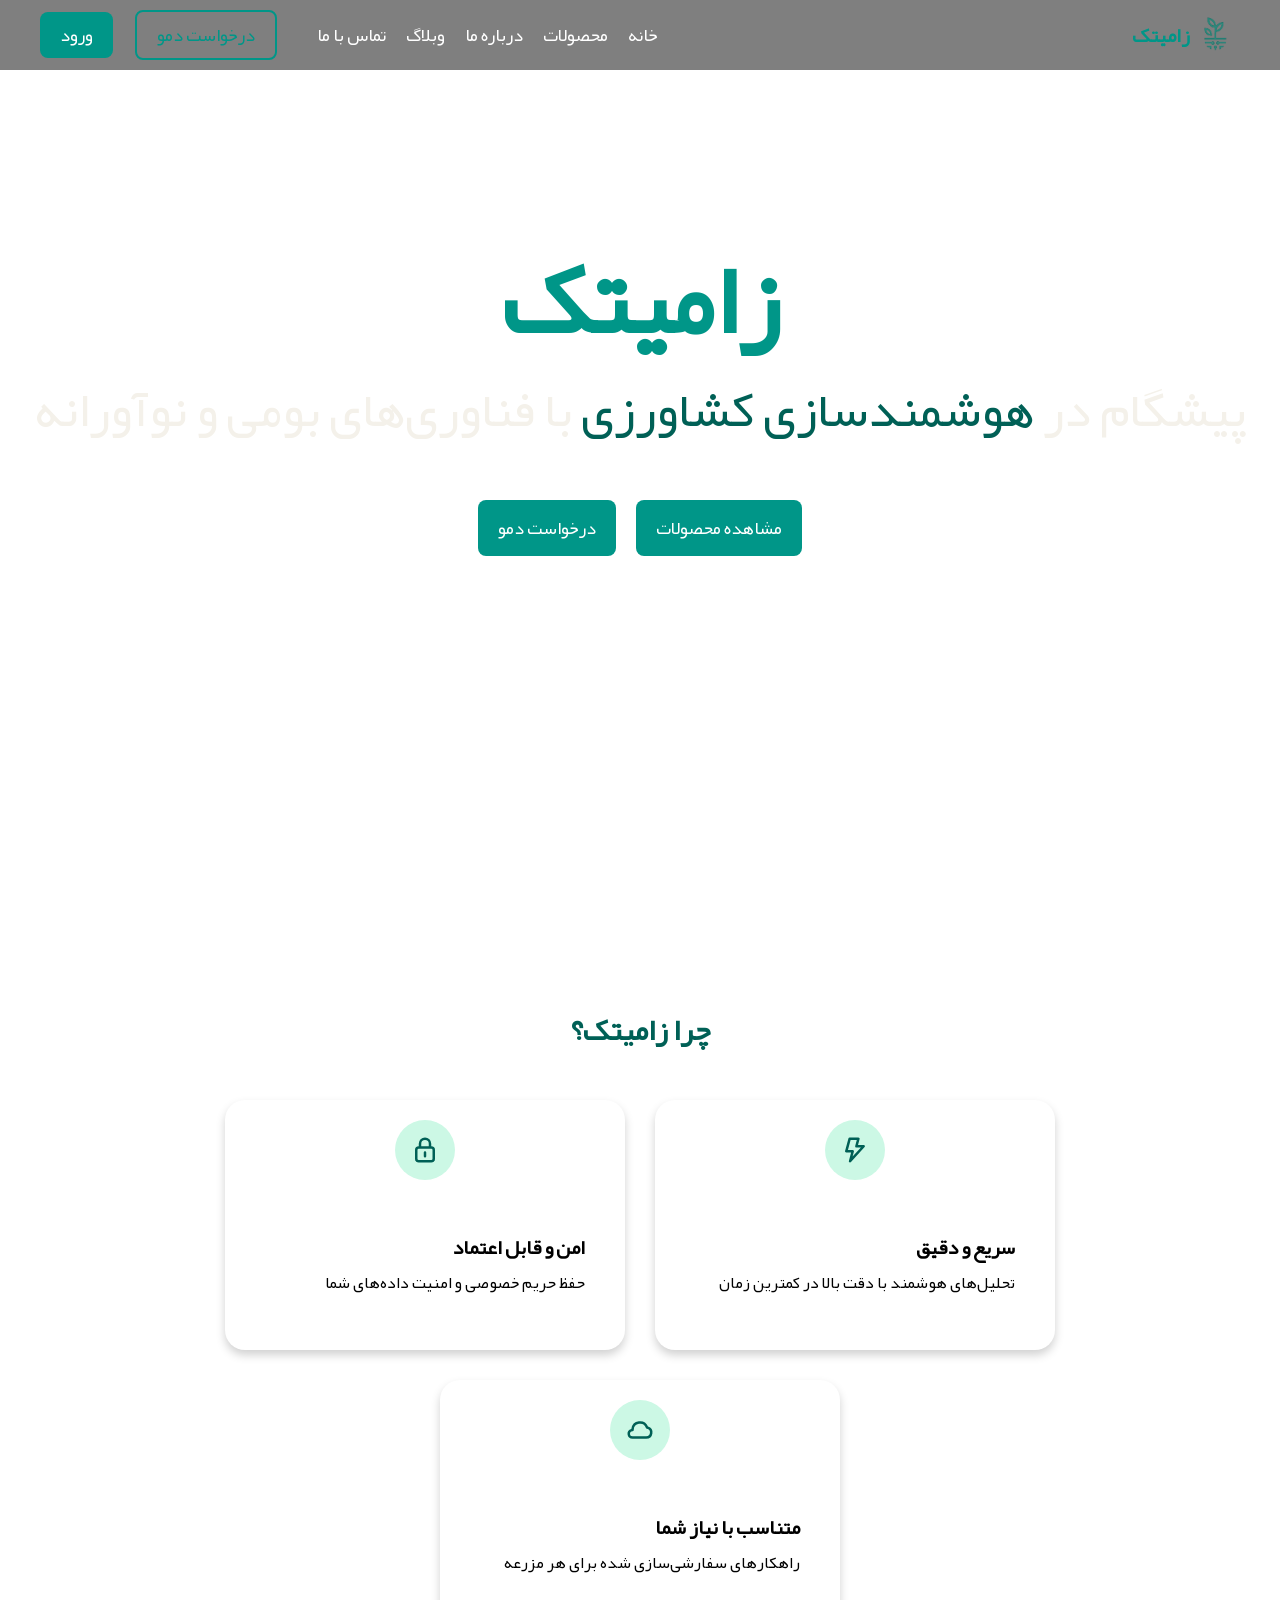
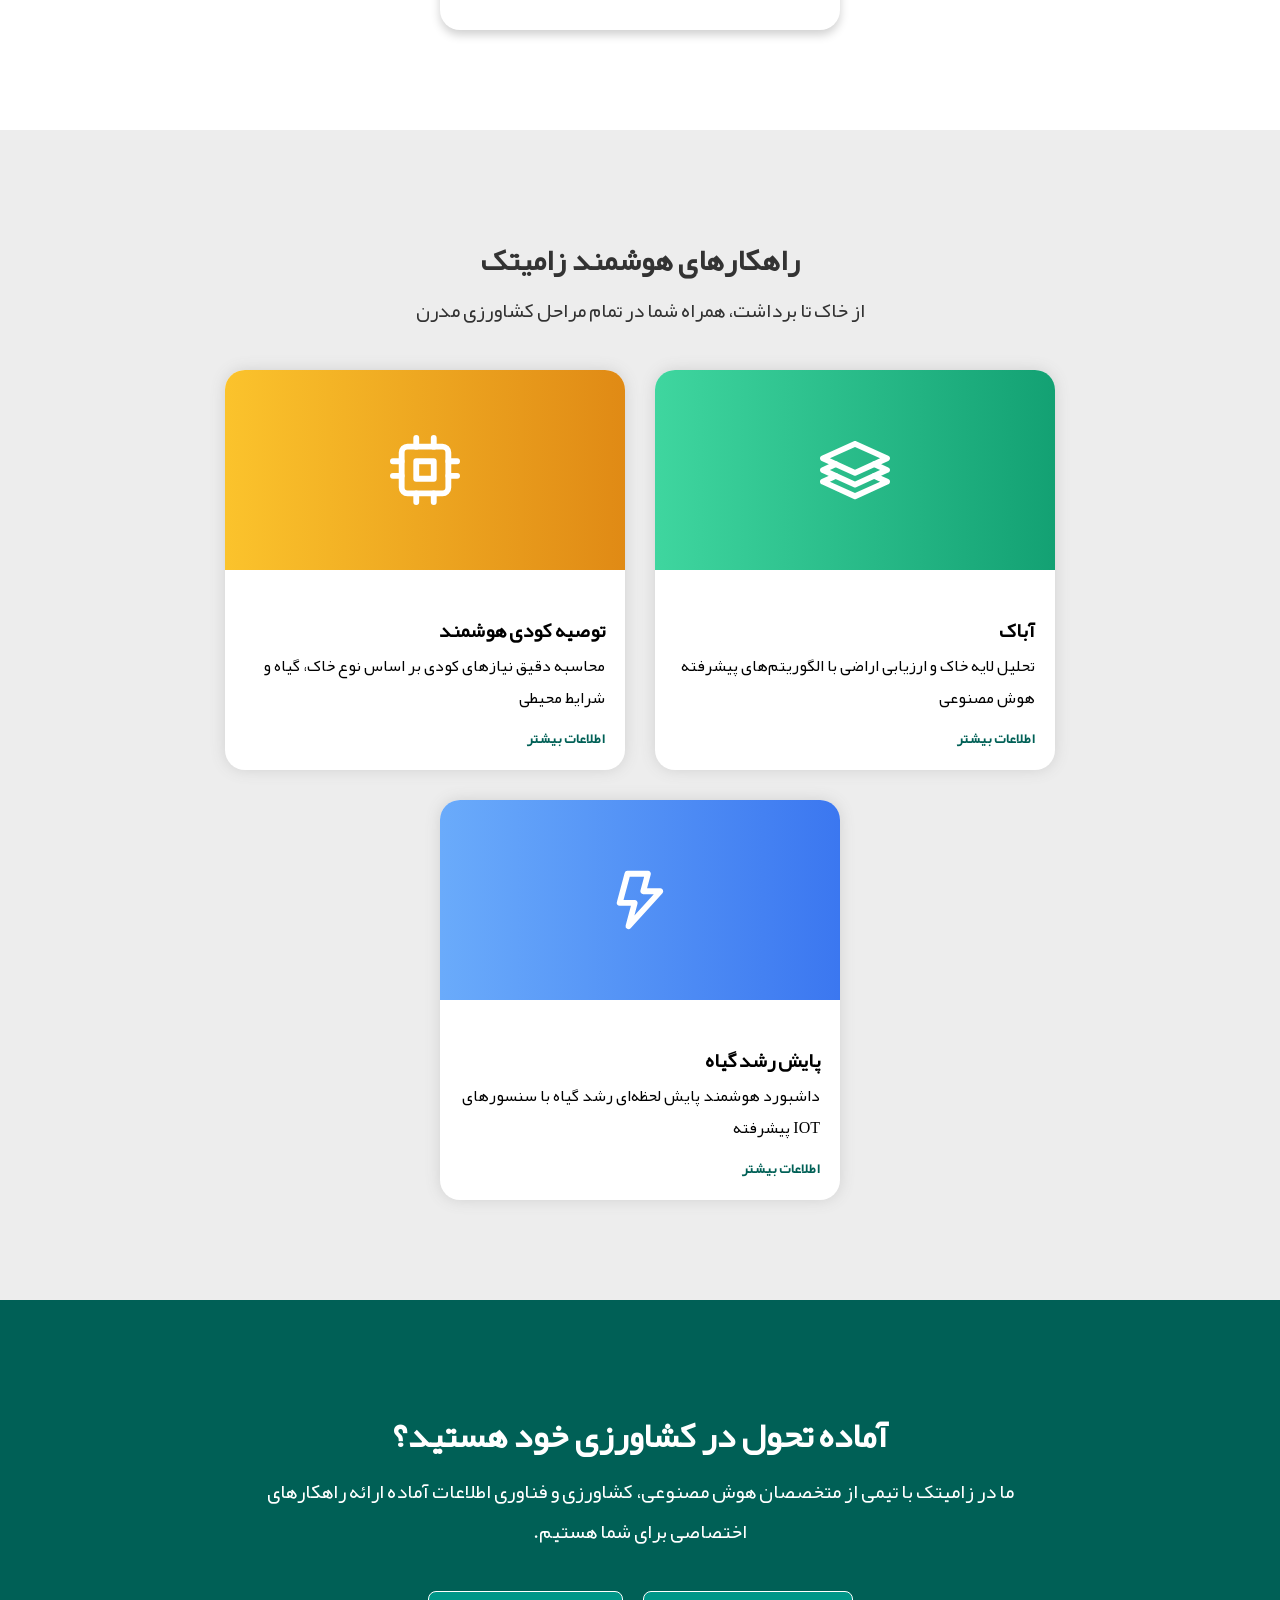
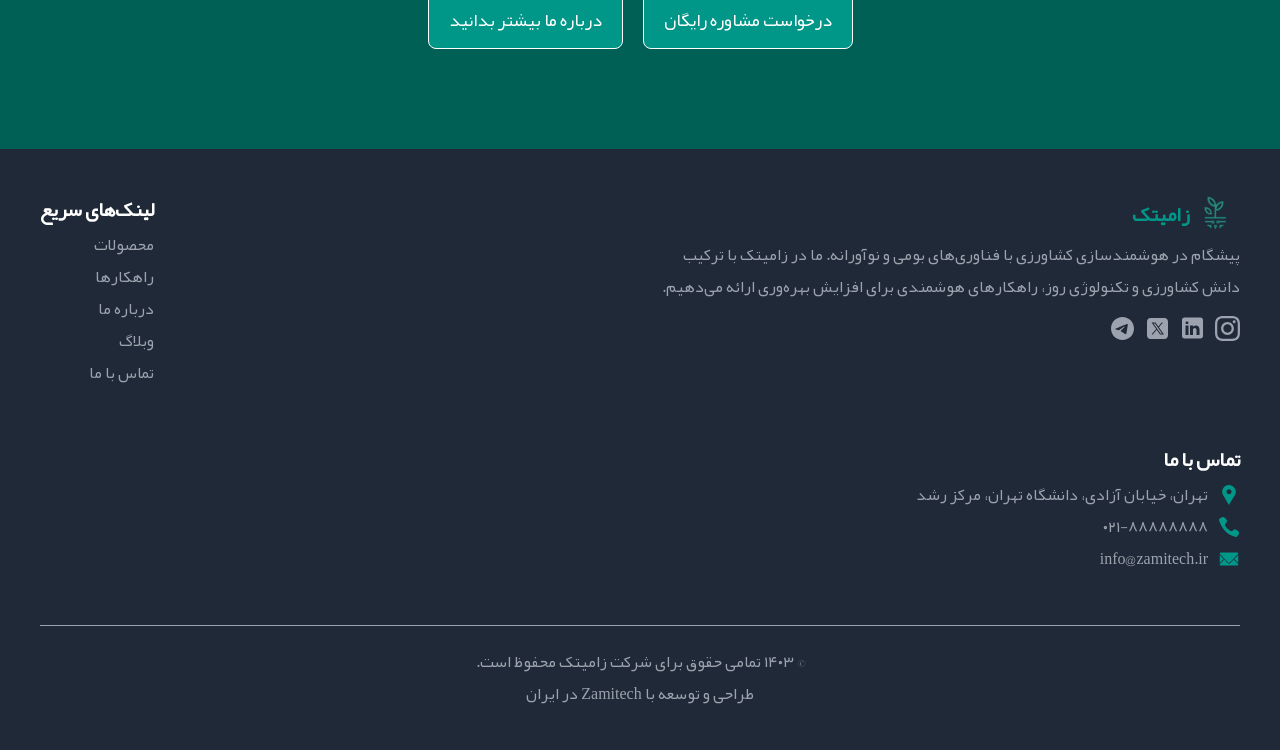
<file: index.html>
<!DOCTYPE html>
<html lang="fa" dir="rtl">
  <head>
    <meta charset="UTF-8" />
    <meta name="viewport" content="width=device-width, initial-scale=1.0" />
    <meta
      name="description"
      content="شرکت فناوران نوآوری سبز زامیتک"/>
    <meta name="author" content="Ahmadreza" />
    <link
      rel="shortcut icon"
      href="/images/image.jpg"
      type="image/x-icon"/>
    <link rel="preload" href="/videos/Farmers Edge- Technology Enabler & Managed Services Provider for Agribusinesses.mp4" as="video"/>
    <link href="https://unpkg.com/aos@2.3.1/dist/aos.css" rel="stylesheet">
    <link rel="stylesheet" href="/styles/main.css" />

    <title>زامیتک | هوشمندسازی کشاورزی</title>
  </head>
  <body>
    
    <header class="header">
        <div class="container">

            <nav class="navigation">
                <div class="nav-right">
                    <a href="/index.html" class="nav-right__wraper">
                        <img src="/images/image.png" alt="web logo" class="web-logo">
                    <div class="nav-right__title">زامیتک</div>
                    </a>
                </div>
                <div class="nav-left">
                    <div class="nav-left__menu">
                        <ul class="nav-lists">
                            <a href="/index.html"><li class="nav-item">خانه</li></a>
                            <a href="/product.html"><li class="nav-item">محصولات</li></a>
                            <a href="/about-us.html"><li class="nav-item">درباره ما</li></a>
                            <a href="#"><li class="nav-item">وبلاگ</li></a>
                            <a href="/cantact-us.html"><li class="nav-item">تماس با ما</li></a>
                        </ul>
                    </div>
                    <div class="nav-left__links">
                        <a href="/request-demo.html" class="nav-link nav-link__demo">درخواست دمو</a>
                        <a href="#" class="nav-link nav-link__login">ورود</a>
                    </div>
                           <div class="nav-menu__mobile--btn">
                                 <div></div>
                         </div>
                    <div class="nav-menu__mobile">
                        <ul class="nav-lists__mobile">
                            <a href="/index.html" class="nav-right__wraper">
                       <img src="/images/image.png" alt="web logo" class="web-logo">
                   <div class="nav-right__title">زامیتک</div>
                   </a>
                            <a href="/index.html"><li class="nav-item">خانه</li></a>
                            <a href="/product.html"><li class="nav-item">محصولات</li></a>
                            <a href="/about-us.html"><li class="nav-item">درباره ما</li></a>
                            <a href="#"><li class="nav-item">وبلاگ</li></a>
                            <a href="/cantact-us.html"><li class="nav-item">تماس با ما</li></a>
                        </ul>
                                 <div class="nav-left__links nav-links__mobile">
                                         <a href="/request-demo.html" class="nav-link nav-link__demo">درخواست دمو</a>
                                         <a href="#" class="nav-link nav-link__login">ورود</a>
                             </div>
                    </div>
                </div>
            </nav>

            <div class="herosection">
                <div class="herosection__title">
                     <h1>زامیتک</h1>
                     <p>پیشگام در <span>هوشمندسازی کشاورزی</span> با فناوری‌های بومی و نوآورانه</p>
                </div>
                <div class="herosection__links">
                    <a href="/product.html">مشاهده محصولات</a>
                    <a href="/request-demo.html">درخواست دمو</a>
                </div>
                <!-- <div class="herosection__scroolbar">
                    <div></div>
                </div> -->
            </div>
        </div>
                      <video autoplay muted loop class="loading-video">
                    <source
                    src="/videos/Farmers Edge- Technology Enabler & Managed Services Provider for Agribusinesses.mp4"
                    type="video/mp4"
                    />
    </header>

    <main class="main">
            <h2 class="main-title">چرا زامیتک؟</h2>
    
        <section class="main-fichurs">
            <div class="fichurs-card">
                <svg xmlns="http://www.w3.org/2000/svg" viewBox="0 0 24 24" id="thunder">
                <path d="M19.87,8.6A1,1,0,0,0,19,8H14.42l1.27-4.74a1,1,0,0,0-.17-.87A1,1,0,0,0,14.73,2h-7a1,1,0,0,0-1,.74l-2.68,10a1,1,0,0,0,.17.87,1,1,0,0,0,.8.39H8.89L7.08,20.74a1,1,0,0,0,1.71.93l10.9-12A1,1,0,0,0,19.87,8.6Zm-9.79,8.68,1.07-4a1,1,0,0,0-.17-.87,1,1,0,0,0-.79-.39H6.35L8.49,4h4.93L12.15,8.74a1,1,0,0,0,1,1.26h3.57Z"/>
                </svg>
                <div class="card-caption">
                    <h2>سریع و دقیق</h2>
                    <p>تحلیل‌های هوشمند با دقت بالا در کمترین زمان</p>
                </div>
            </div>
            <div class="fichurs-card">
                <svg xmlns="http://www.w3.org/2000/svg" viewBox="0 0 24 24" id="lock">
                <path d="M12,13a1,1,0,0,0-1,1v3a1,1,0,0,0,2,0V14A1,1,0,0,0,12,13Zm5-4V7A5,5,0,0,0,7,7V9a3,3,0,0,0-3,3v7a3,3,0,0,0,3,3H17a3,3,0,0,0,3-3V12A3,3,0,0,0,17,9ZM9,7a3,3,0,0,1,6,0V9H9Zm9,12a1,1,0,0,1-1,1H7a1,1,0,0,1-1-1V12a1,1,0,0,1,1-1H17a1,1,0,0,1,1,1Z"/>
                </svg>
                <div class="card-caption">
                    <h2>امن و قابل اعتماد</h2>
                    <p>حفظ حریم خصوصی و امنیت داده‌های شما</p>
                </div>

            </div>
            <div class="fichurs-card">
                <svg xmlns="http://www.w3.org/2000/svg" viewBox="0 0 24 24" id="cloud">
                <path d="M18.42,9.21a7,7,0,0,0-13.36,1.9A4,4,0,0,0,6,19H17a5,5,0,0,0,1.42-9.79ZM17,17H6a2,2,0,0,1,0-4,1,1,0,0,0,1-1,5,5,0,0,1,9.73-1.61,1,1,0,0,0,.78.66A3,3,0,0,1,17,17Z"/>
                </svg>
                <div class="card-caption">
                    <h2>متناسب با نیاز شما</h2>
                    <p>راهکارهای سفارشی‌سازی شده برای هر مزرعه</p>
                </div>

            </div>
        </section>

        <section class="main-services">
            <div class="container">
            <h2 class="main-services__title">راهکارهای هوشمند زامیتک</h2>
            <p class="main-services__caption">از خاک تا برداشت، همراه شما در تمام مراحل کشاورزی مدرن</p>

            <div class="main-services__cards">
                <div class="main-services__card">
                    <div id="card-img__layyer" class="card-img ">
                        <svg xmlns="http://www.w3.org/2000/svg" viewBox="0 0 24 24" id="layers">
      <path d="M12 14c-.1 0-.3 0-.4-.1l-11-5C.2 8.7 0 8.4 0 8s.2-.7.6-.9l11-5c.3-.1.6-.1.8 0l11 5c.4.2.6.5.6.9s-.2.7-.6.9l-11 5c-.1.1-.3.1-.4.1zM3.4 8l8.6 3.9L20.6 8 12 4.1 3.4 8z"/>
      <path d="M12 22c-.1 0-.3 0-.4-.1l-11-5c-.4-.2-.6-.5-.6-.9s.2-.7.6-.9l4.4-2c.5-.2 1.1 0 1.3.5.2.5 0 1.1-.5 1.3L3.4 16l8.6 3.9 8.6-3.9-2.4-1.1c-.5-.2-.7-.8-.5-1.3.2-.5.8-.7 1.3-.5l4.4 2c.4.2.6.5.6.9s-.2.7-.6.9l-11 5c-.1.1-.3.1-.4.1z"/>
      <path d="M12 18c-.1 0-.3 0-.4-.1l-11-5c-.4-.2-.6-.5-.6-.9s.2-.7.6-.9l4.4-2c.5-.2 1.1 0 1.3.5.2.5 0 1.1-.5 1.3L3.4 12l8.6 3.9 8.6-3.9-2.4-1.1c-.5-.2-.7-.8-.5-1.3.2-.5.8-.7 1.3-.5l4.4 2c.4.2.6.5.6.9s-.2.7-.6.9l-11 5c-.1.1-.3.1-.4.1z"/>
                        </svg>

                    </div>

                    <div class="card-caption">
                    <h3>آباک</h3>
                    <p>تحلیل لایه خاک و ارزیابی اراضی با الگوریتم‌های پیشرفته هوش مصنوعی</p>
                    <a href="">اطلاعات بیشتر</a>
                    </div>
                   
                </div>
                <div class="main-services__card">
                    <div id="card-img__cpu" class="card-img  ">
                        <svg xmlns="http://www.w3.org/2000/svg" viewBox="0 0 24 24" id="cpu">
      <g id="Page-1" fill="none" fill-rule="evenodd" stroke="none" stroke-linecap="round" stroke-linejoin="round" stroke-width="1">
        <g id="Artboard" stroke="#fff" stroke-width="2" transform="translate(-1195 -1567)">
          <g id="cpu" transform="translate(1196 1568)">
            <rect id="Rectangle-path" width="16" height="16" x="3" y="3" rx="2"/>
            <path id="Rectangle-path" d="M8 8h6v6H8z"/>
            <path id="Shape" d="M8 0v3M14 0v3M8 19v3M14 19v3M19 8h3M19 13h3M0 8h3M0 13h3"/>
          </g>
        </g>
      </g>
                        </svg>
                    </div>
                    <div class="card-caption">
                    <h3>توصیه کودی هوشمند</h3>
                    <p>محاسبه دقیق نیازهای کودی بر اساس نوع خاک، گیاه و شرایط محیطی</p>
                    <a href="">اطلاعات بیشتر</a>
                    </div>
                   
                </div>
                <div class="main-services__card">
                    <div id="card-img__thundar" class="card-img ">
                        <svg xmlns="http://www.w3.org/2000/svg" viewBox="0 0 24 24" id="thunder">
      <path d="M19.87,8.6A1,1,0,0,0,19,8H14.42l1.27-4.74a1,1,0,0,0-.17-.87A1,1,0,0,0,14.73,2h-7a1,1,0,0,0-1,.74l-2.68,10a1,1,0,0,0,.17.87,1,1,0,0,0,.8.39H8.89L7.08,20.74a1,1,0,0,0,1.71.93l10.9-12A1,1,0,0,0,19.87,8.6Zm-9.79,8.68,1.07-4a1,1,0,0,0-.17-.87,1,1,0,0,0-.79-.39H6.35L8.49,4h4.93L12.15,8.74a1,1,0,0,0,1,1.26h3.57Z"/>
                        </svg>
                    </div>
                    <div class="card-caption">
                    <h3>پایش رشد گیاه
                    </h3>
                    <p>داشبورد هوشمند پایش لحظه‌ای رشد گیاه با سنسورهای IOT پیشرفته</p>
                    <a href="">اطلاعات بیشتر</a>
                    </div>
                </div>
            </div>
            </div>
        </section>

        <section class="main-connection">
            <div class="container">
            <h2>آماده تحول در کشاورزی خود هستید؟</h2>
            <p>ما در زامیتک با تیمی از متخصصان هوش مصنوعی، کشاورزی و فناوری اطلاعات آماده ارائه راهکارهای<br> اختصاصی برای شما هستیم.</p>
                <div class="herosection__links">
                    <a href="/cantact-us.html"> درخواست مشاوره رایگان</a>
                    <a href="/about-us.html">درباره ما بیشتر بدانید </a>
                </div>
                </div>
        </section>
    </main>

    <footer class="footer">
        <div class="container">
            <div class="footer-wraper">

                <div class="footer-about">
                <div class="footer-about__logo">
                    <img src="/images/image.png" alt="">
                    <h3 class="">زامیتک</h3>
                </div>
                <div class="footer-about__caption">
                    <p>پیشگام در هوشمندسازی کشاورزی با فناوری‌های بومی و نوآورانه. ما در زامیتک با ترکیب <br>دانش کشاورزی و تکنولوژی روز، راهکارهای هوشمندی برای افزایش بهره‌وری ارائه می‌دهیم.</p>
                    <div class="footer-about__social">
                       <a href="https://www.instagram.com/zamitech_co/?__pwa=1" target="_blank"> <svg xmlns="http://www.w3.org/2000/svg" viewBox="0 0 2476 2476" id="instagram">
  <path d="M825.4 1238c0-227.9 184.7-412.7 412.6-412.7 227.9 0 412.7 184.8 412.7 412.7 0 227.9-184.8 412.7-412.7 412.7-227.9 0-412.6-184.8-412.6-412.7m-223.1 0c0 351.1 284.6 635.7 635.7 635.7s635.7-284.6 635.7-635.7-284.6-635.7-635.7-635.7S602.3 886.9 602.3 1238m1148-660.9c0 82 66.5 148.6 148.6 148.6 82 0 148.6-66.6 148.6-148.6s-66.5-148.5-148.6-148.5-148.6 66.5-148.6 148.5M737.8 2245.7c-120.7-5.5-186.3-25.6-229.9-42.6-57.8-22.5-99-49.3-142.4-92.6-43.3-43.3-70.2-84.5-92.6-142.3-17-43.6-37.1-109.2-42.6-229.9-6-130.5-7.2-169.7-7.2-500.3s1.3-369.7 7.2-500.3c5.5-120.7 25.7-186.2 42.6-229.9 22.5-57.8 49.3-99 92.6-142.4 43.3-43.3 84.5-70.2 142.4-92.6 43.6-17 109.2-37.1 229.9-42.6 130.5-6 169.7-7.2 500.2-7.2 330.6 0 369.7 1.3 500.3 7.2 120.7 5.5 186.2 25.7 229.9 42.6 57.8 22.4 99 49.3 142.4 92.6 43.3 43.3 70.1 84.6 92.6 142.4 17 43.6 37.1 109.2 42.6 229.9 6 130.6 7.2 169.7 7.2 500.3 0 330.5-1.2 369.7-7.2 500.3-5.5 120.7-25.7 186.3-42.6 229.9-22.5 57.8-49.3 99-92.6 142.3-43.3 43.3-84.6 70.1-142.4 92.6-43.6 17-109.2 37.1-229.9 42.6-130.5 6-169.7 7.2-500.3 7.2-330.5 0-369.7-1.2-500.2-7.2M727.6 7.5c-131.8 6-221.8 26.9-300.5 57.5-81.4 31.6-150.4 74-219.3 142.8C139 276.6 96.6 345.6 65 427.1 34.4 505.8 13.5 595.8 7.5 727.6 1.4 859.6 0 901.8 0 1238s1.4 378.4 7.5 510.4c6 131.8 26.9 221.8 57.5 300.5 31.6 81.4 73.9 150.5 142.8 219.3 68.8 68.8 137.8 111.1 219.3 142.8 78.8 30.6 168.7 51.5 300.5 57.5 132.1 6 174.2 7.5 510.4 7.5 336.3 0 378.4-1.4 510.4-7.5 131.8-6 221.8-26.9 300.5-57.5 81.4-31.7 150.4-74 219.3-142.8 68.8-68.8 111.1-137.9 142.8-219.3 30.6-78.7 51.6-168.7 57.5-300.5 6-132.1 7.4-174.2 7.4-510.4s-1.4-378.4-7.4-510.4c-6-131.8-26.9-221.8-57.5-300.5-31.7-81.4-74-150.4-142.8-219.3C2199.4 139 2130.3 96.6 2049 65c-78.8-30.6-168.8-51.6-300.5-57.5-132-6-174.2-7.5-510.4-7.5-336.3 0-378.4 1.4-510.5 7.5"/>
                        </svg></a>

                       <a href=""> <svg xmlns="http://www.w3.org/2000/svg" x="0px" y="0px" width="50" height="50" viewBox="0 0 50 50">
                            <path d="M41,4H9C6.24,4,4,6.24,4,9v32c0,2.76,2.24,5,5,5h32c2.76,0,5-2.24,5-5V9C46,6.24,43.76,4,41,4z M17,20v19h-6V20H17z M11,14.47c0-1.4,1.2-2.47,3-2.47s2.93,1.07,3,2.47c0,1.4-1.12,2.53-3,2.53C12.2,17,11,15.87,11,14.47z M39,39h-6c0,0,0-9.26,0-10 c0-2-1-4-3.5-4.04h-0.08C27,24.96,26,27.02,26,29c0,0.91,0,10,0,10h-6V20h6v2.56c0,0,1.93-2.56,5.81-2.56 c3.97,0,7.19,2.73,7.19,8.26V39z"></path>
                        </svg></a>

                      <a href="">  <svg xmlns="http://www.w3.org/2000/svg" viewBox="0 0 50 50"><path d="M 11 4 C 7.134 4 4 7.134 4 11 L 4 39 C 4 42.866 7.134 46 11 46 L 39 46 C 42.866 46 46 42.866 46 39 L 46 11 C 46 7.134 42.866 4 39 4 L 11 4 z M 13.085938 13 L 21.023438 13 L 26.660156 21.009766 L 33.5 13 L 36 13 L 27.789062 22.613281 L 37.914062 37 L 29.978516 37 L 23.4375 27.707031 L 15.5 37 L 13 37 L 22.308594 26.103516 L 13.085938 13 z M 16.914062 15 L 31.021484 35 L 34.085938 35 L 19.978516 15 L 16.914062 15 z"/></svg></a>

                      <a href="">  <svg xmlns="http://www.w3.org/2000/svg" viewBox="0 0 50 50"><path d="M25,2c12.703,0,23,10.297,23,23S37.703,48,25,48S2,37.703,2,25S12.297,2,25,2z M32.934,34.375 c0.423-1.298,2.405-14.234,2.65-16.783c0.074-0.772-0.17-1.285-0.648-1.514c-0.578-0.278-1.434-0.139-2.427,0.219 c-1.362,0.491-18.774,7.884-19.78,8.312c-0.954,0.405-1.856,0.847-1.856,1.487c0,0.45,0.267,0.703,1.003,0.966 c0.766,0.273,2.695,0.858,3.834,1.172c1.097,0.303,2.346,0.04,3.046-0.395c0.742-0.461,9.305-6.191,9.92-6.693 c0.614-0.502,1.104,0.141,0.602,0.644c-0.502,0.502-6.38,6.207-7.155,6.997c-0.941,0.959-0.273,1.953,0.358,2.351 c0.721,0.454,5.906,3.932,6.687,4.49c0.781,0.558,1.573,0.811,2.298,0.811C32.191,36.439,32.573,35.484,32.934,34.375z"/></svg></a>
                    </div>
                </div>
                </div>

            <div class="footer-links">
                <h3 class="footer-titles">لینک‌های سریع</h3>
                <ul class="footer-links__items">
                    <a href="/product.html"><li class="footer-links__iteme">محصولات</li></a>
                    <a href="/product.html"><li class="footer-links__iteme">راهکارها</li></a>
                    <a href="/about-us.html"><li class="footer-links__iteme">درباره ما</li></a>
                    <a href="#"><li class="footer-links__iteme">وبلاگ</li></a>
                    <a href="/cantact-us.html"><li class="footer-links__iteme">تماس با ما</li></a>
                </ul>
            </div>

            <div class="footer-connect">
                <h3 class="footer-titles">تماس با ما</h3>
                <ul class="footer-connect__items">
                    <a href="#">
                        <svg xmlns="http://www.w3.org/2000/svg" xml:space="preserve" id="location" version="1.1" viewBox="0 0 100 100">
                        <defs>
                            <path id="SVGID_1_" d="M0 0h100v100H0z"/>
                        </defs>
                        <path d="M79.535 27.4c-.32-1.201-.971-2.48-1.452-3.6C72.324 9.96 59.741 5 49.581 5 35.98 5 21 14.12 19 32.919v3.841c0 .16.055 1.6.134 2.32 1.121 8.959 8.19 18.48 13.47 27.439 5.68 9.599 11.574 19.041 17.415 28.479 3.6-6.159 7.188-12.399 10.707-18.399.959-1.761 2.071-3.521 3.031-5.201.64-1.119 1.862-2.238 2.421-3.279C71.857 57.722 81 47.24 81 36.92v-4.24c0-1.119-1.387-5.039-1.465-5.28M49.83 46.68c-3.998 0-8.374-1.999-10.534-7.52-.322-.879-.296-2.64-.296-2.801v-2.48c0-7.038 5.976-10.239 11.175-10.239 6.4 0 11.351 5.121 11.351 11.521S56.23 46.68 49.83 46.68"/>
                        </svg>
                        <li class="footer-connect__item">تهران، خیابان آزادی، دانشگاه تهران، مرکز رشد</li>
                    </a>
                    <a href="tel:+218888888">
                        <svg xmlns="http://www.w3.org/2000/svg" viewBox="0 0 32 32" id="phone">
                            <path d="M13.216 8.064c-.382-4.394-4.966-6.55-5.16-6.638a.974.974 0 0 0-.582-.078c-5.292.878-6.088 3.958-6.12 4.086a.99.99 0 0 0 .02.54c6.312 19.584 19.43 23.214 23.742 24.408.332.092.606.166.814.234a.99.99 0 0 0 .722-.042c.132-.06 3.248-1.528 4.01-6.316a.997.997 0 0 0-.096-.612c-.068-.132-1.698-3.234-6.218-4.33a.977.977 0 0 0-.884.21c-1.426 1.218-3.396 2.516-4.246 2.65-5.698-2.786-8.88-8.132-9-9.146-.07-.57 1.236-2.572 2.738-4.2a.998.998 0 0 0 .26-.766z"/>
                            </svg>
                        <li class="footer-connect__item">
                        ۰۲۱-۸۸۸۸۸۸۸۸</li>
                    </a>
                    <a href="mailto:info@zamitech.ir">
                        <svg xmlns="http://www.w3.org/2000/svg" fill-rule="evenodd" stroke-linejoin="round" stroke-miterlimit="2" clip-rule="evenodd" viewBox="0 0 64 64" id="letter">
                        <g transform="translate(-320 -448)">
                            <path d="M376 499C377.657 499 379 497.657 379 496L379 495.987C378.996 495.211 378.692 494.449 378.121 493.879L365.657 481.414 355.536 491.536C353.583 493.488 350.417 493.488 348.464 491.536L338.343 481.414 325.879 493.879C325.308 494.449 325.004 495.21 325 495.986L325 496C325 496.796 325.316 497.559 325.879 498.121 326.441 498.684 327.204 499 328 499 331.49 499 376 499 376 499zM379 468.071L367.071 480 379 491.929 379 468.071zM325 491.929L336.929 480 325 468.071 325 491.929z"/>
                            <path d="M379,464.009L379,464C379,462.343 377.657,461 376,461L328,461C326.343,461 325,462.343 325,464L325,464.009C325.002,464.786 325.307,465.55 325.879,466.121C325.879,466.121 349.879,490.121 349.879,490.121C351.05,491.293 352.95,491.293 354.121,490.121C354.121,490.121 378.121,466.121 378.121,466.121C378.693,465.55 378.998,464.786 379,464.009Z"/>
                        </g>
                        </svg>
                        <li class="footer-connect__item">
                        info@zamitech.ir</li>
                    </a>
                </ul>
            </div>

            <div class="footer-line"></div>
            </div>
            <div class="copy-right">
                <p>© ۱۴۰۳ تمامی حقوق برای شرکت زامیتک محفوظ است.</p>
                <p>طراحی و توسعه با Zamitech در ایران</p>
            </div>
        </div>
    </footer>

    <script src="/scripts/app.js"></script>
  </body>
</html>
</file>
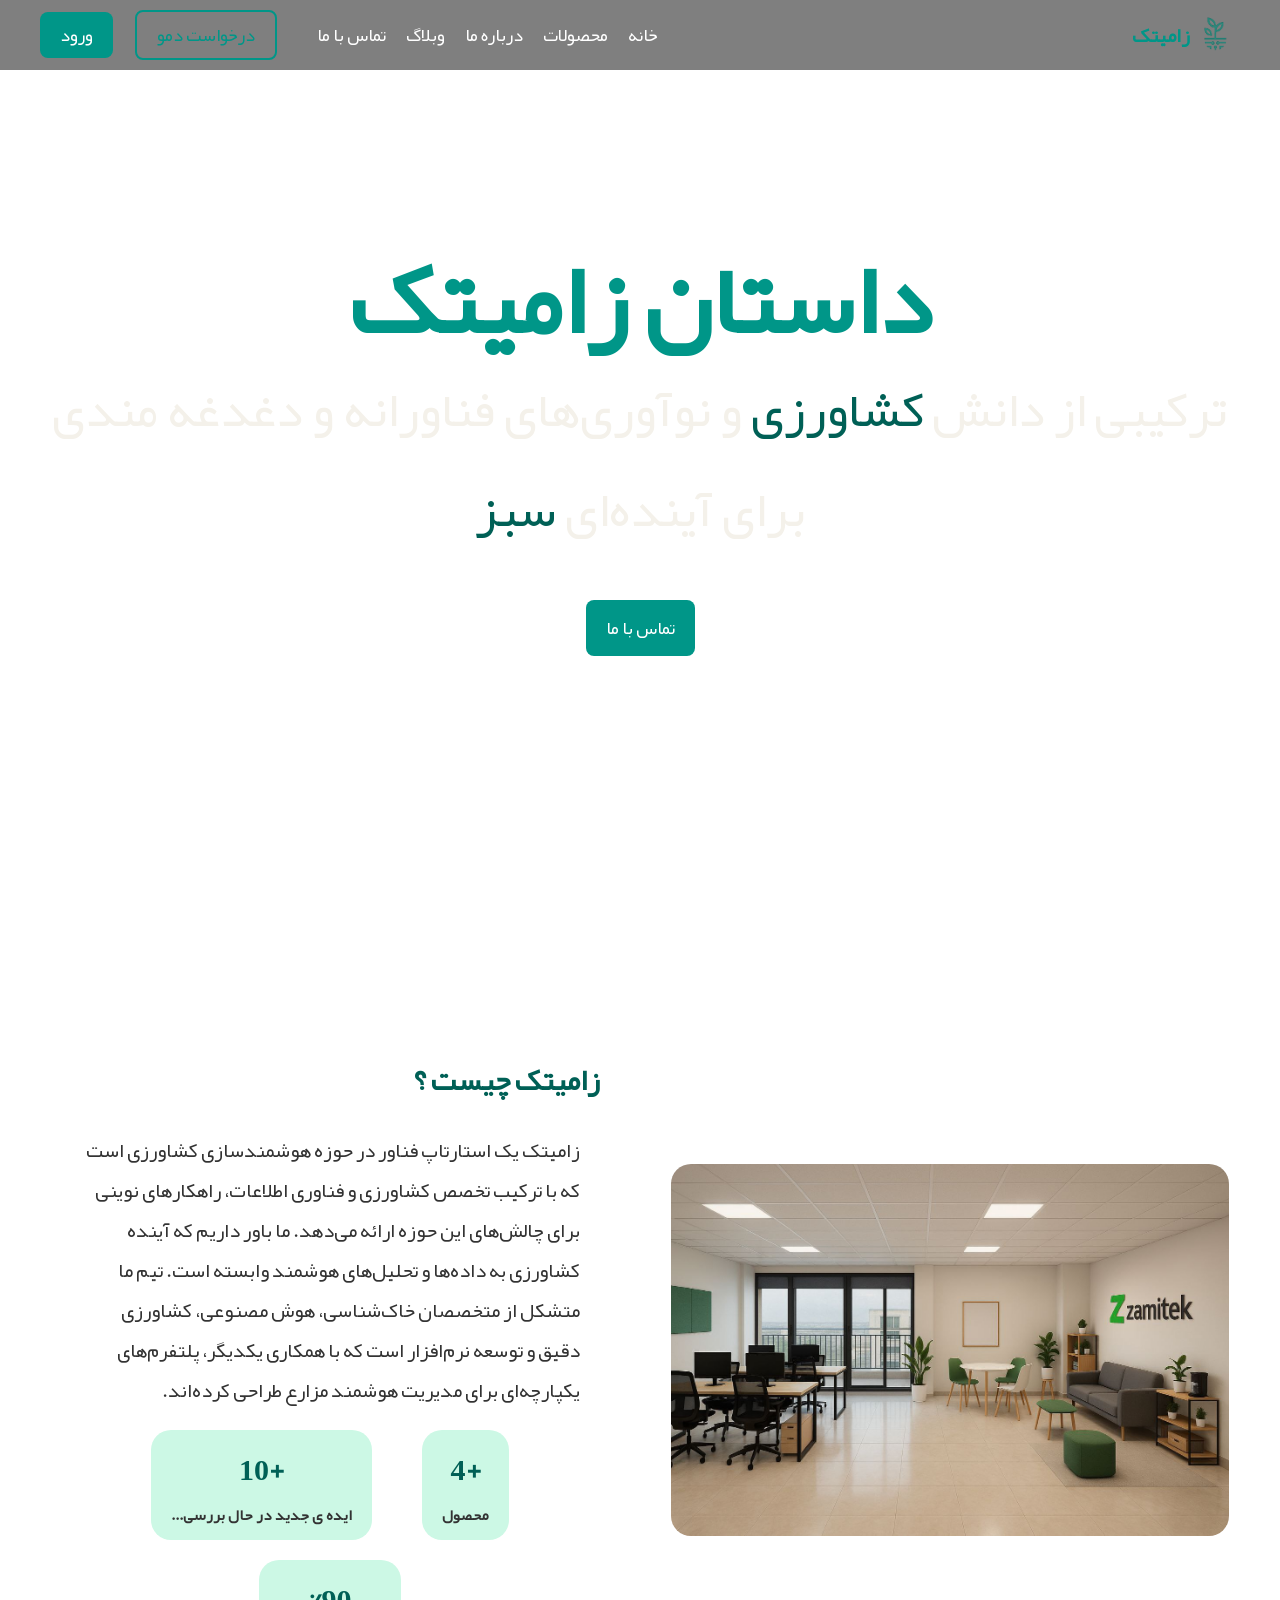
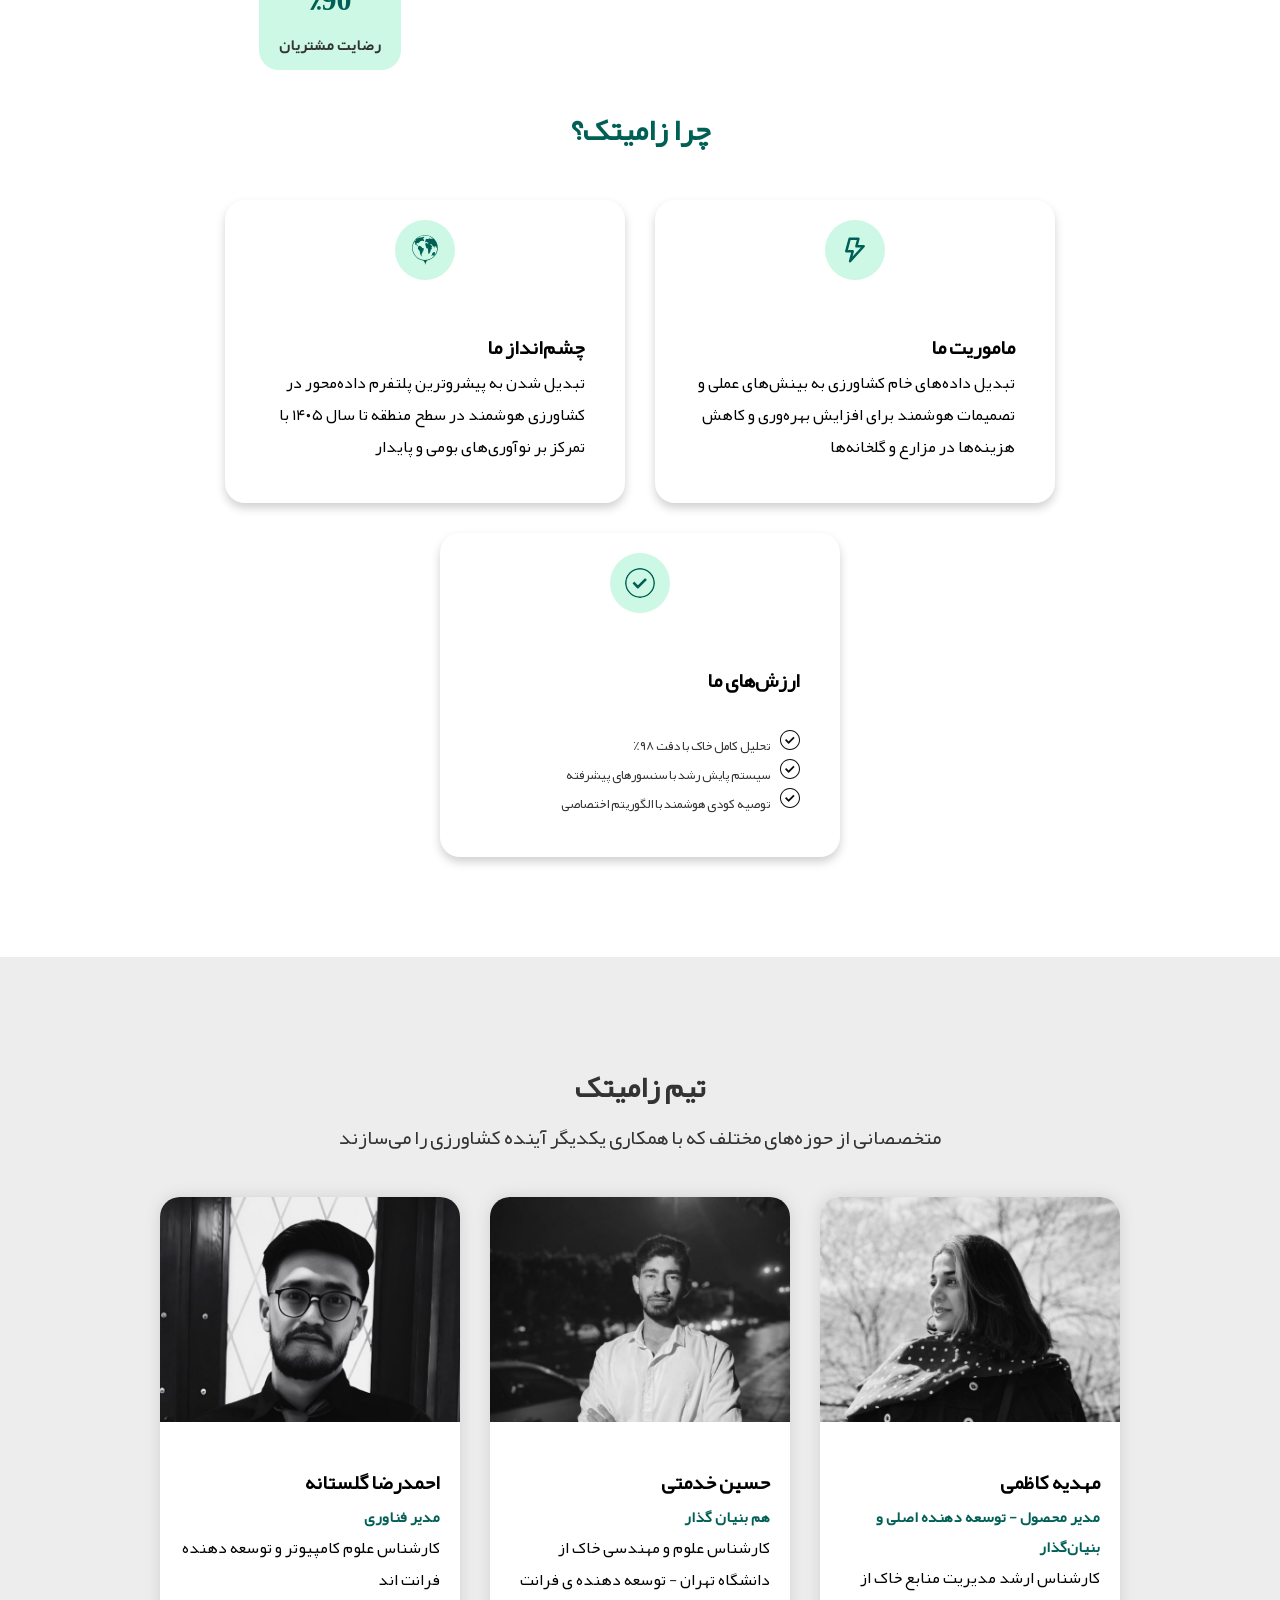
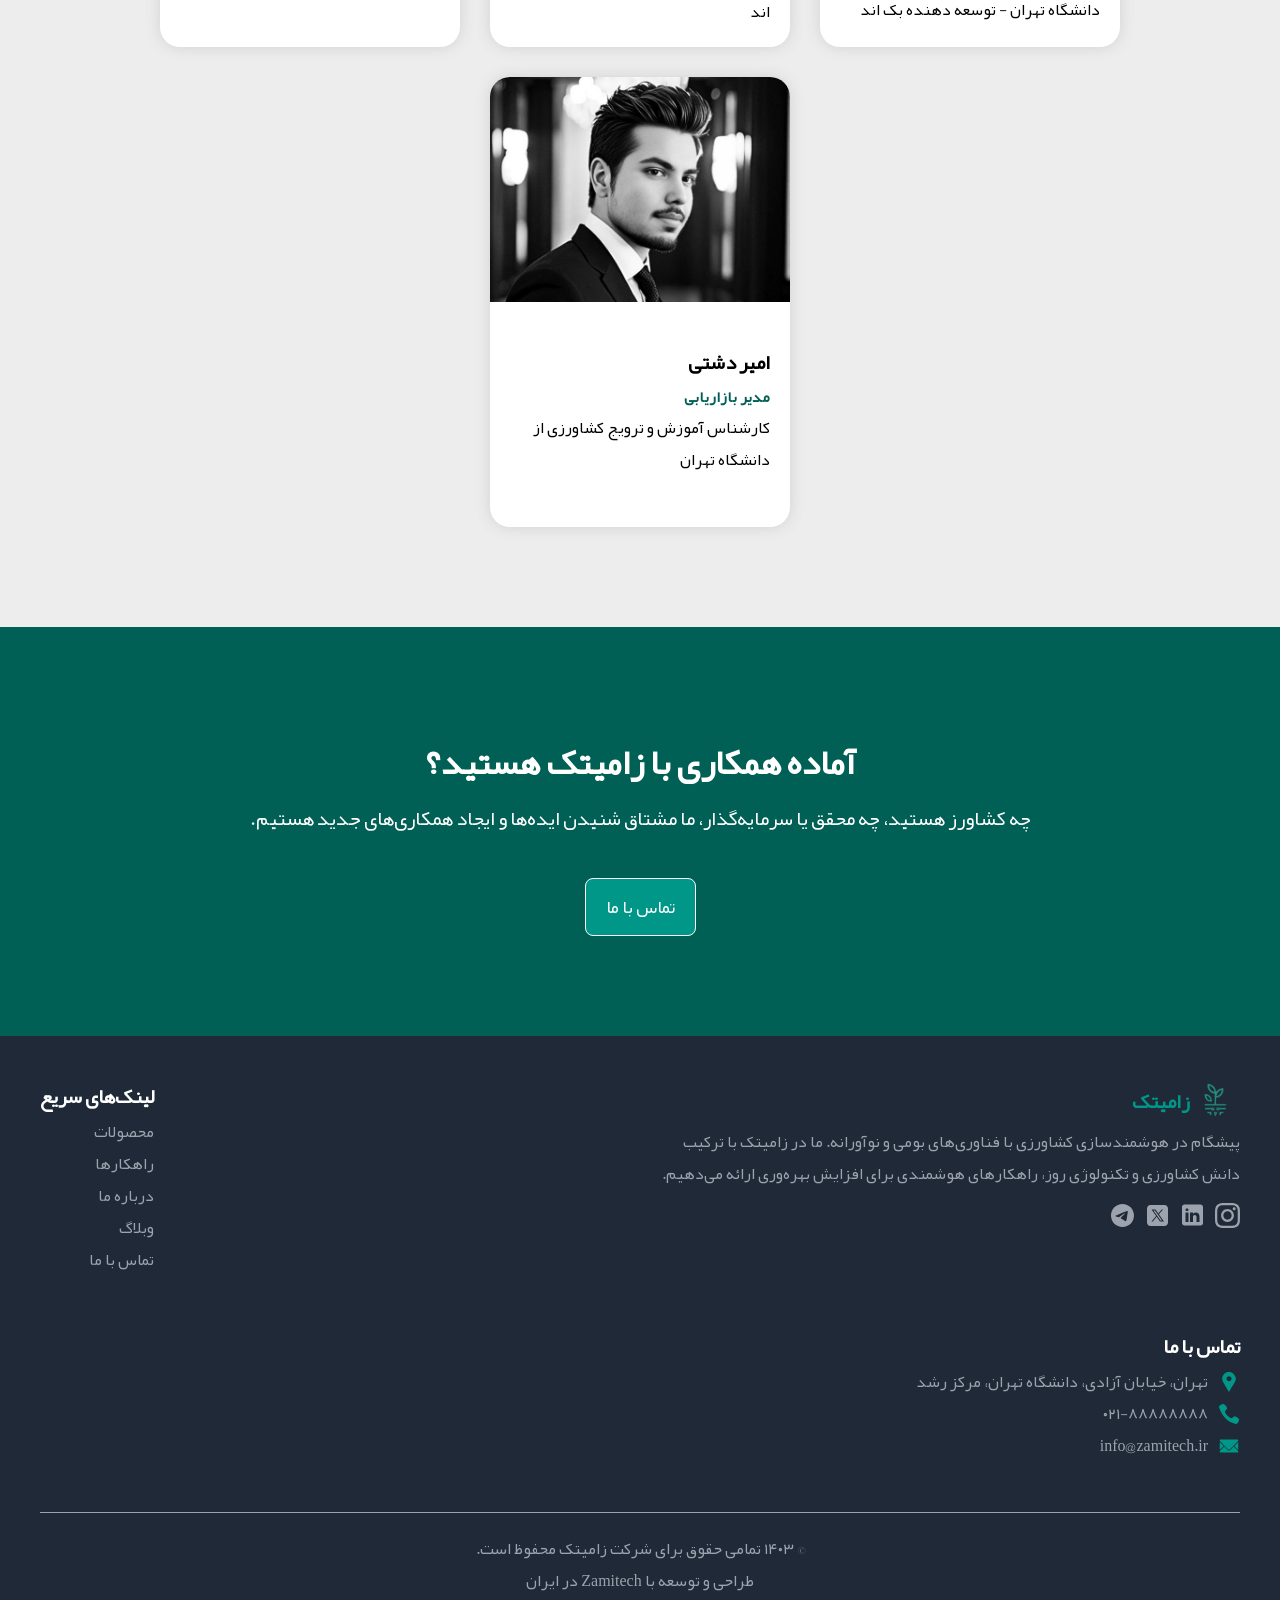
<file: about-us.html>
<!DOCTYPE html>
<html lang="fa" dir="rtl">
  <head>
    <meta charset="UTF-8" />
    <meta name="viewport" content="width=device-width, initial-scale=1.0" />
    <meta
      name="description"
      content="شرکت فناوران نوآوری سبز زامیتک"/>
    <meta name="author" content="Ahmadreza" />
    <link
      rel="shortcut icon"
      href="/images/image.jpg"
      type="image/x-icon"/>
    <link rel="preload" href="/videos/2958500-uhd_4096_2160_24fps (1) (1) (1) (1).mp4" as="video"/>
    <link href="https://unpkg.com/aos@2.3.1/dist/aos.css" rel="stylesheet">
    <link rel="stylesheet" href="/styles/main.css" />

    <title>درباره زامیتک | پیشگام در هوشمندسازی کشاورزی</title>
  </head>
  <body>
    
    <header class="header">

        <div class="container">

            <nav class="navigation">
                <div class="nav-right">
                    <a href="/index.html" class="nav-right__wraper">
                        <img src="/images/image.png" alt="web logo" class="web-logo">
                    <div class="nav-right__title">زامیتک</div>
                    </a>
                </div>
                <div class="nav-left">
                    <div class="nav-left__menu">
                        <ul class="nav-lists">
                            <a href="/index.html"><li class="nav-item">خانه</li></a>
                            <a href="/product.html"><li class="nav-item">محصولات</li></a>
                            <a href="/about-us.html"><li class="nav-item">درباره ما</li></a>
                            <a href="#"><li class="nav-item">وبلاگ</li></a>
                            <a href="/cantact-us.html"><li class="nav-item">تماس با ما</li></a>
                        </ul>
                    </div>
                    <div class="nav-left__links">
                        <a href="/request-demo.html" class="nav-link nav-link__demo">درخواست دمو</a>
                        <a href="#" class="nav-link nav-link__login">ورود</a>
                    </div>
                           <div class="nav-menu__mobile--btn">
                                 <div></div>
                         </div>
                    <div class="nav-menu__mobile">
                        <ul class="nav-lists__mobile">
                            <a href="/index.html" class="nav-right__wraper">
                       <img src="/images/image.png" alt="web logo" class="web-logo">
                   <div class="nav-right__title">زامیتک</div>
                   </a>
                            <a href="/index.html"><li class="nav-item">خانه</li></a>
                            <a href="/product.html"><li class="nav-item">محصولات</li></a>
                            <a href="/about-us.html"><li class="nav-item">درباره ما</li></a>
                            <a href="#"><li class="nav-item">وبلاگ</li></a>
                            <a href="/cantact-us.html"><li class="nav-item">تماس با ما</li></a>
                        </ul>
                                 <div class="nav-left__links nav-links__mobile">
                                         <a href="/request-demo.html" class="nav-link nav-link__demo">درخواست دمو</a>
                                         <a href="#" class="nav-link nav-link__login">ورود</a>
                             </div>
                    </div>
                </div>
            </nav>

            <div class="herosection">
                <div class="herosection__title herosection-aboutus__title">
                     <h1>داستان زامیتک</h1>
                     <p>ترکیبی از دانش <span>کشاورزی</span> و نوآوری‌های فناورانه و دغدغه مندی برای آینده‌ای <span>سبز</span></p>
                </div>
                <div class="herosection__links">
                    <a href="/cantact-us.html"> تماس با ما</a>
                </div>
            </div>
        </div>
                      <video autoplay muted loop class="loading-video">
        <source
          src="/videos/2958500-uhd_4096_2160_24fps (1) (1) (1) (1).mp4"
          type="video/mp4"
        />
    </header>

    <main class="main">

        <section class="about-zamitech">
            <div class="container">
                <div class="about-zamitech__wraper">
                    <div class="about-zamitech__right">
                        <img src="/images/photo_2025-05-26_12-25-24.jpg" alt="">
                    </div>
                    <div class="about-zamitech__left">
                        <h2>زامیتک چیست ؟</h2>
                        <p>زامیتک یک استارتاپ فناور در حوزه هوشمندسازی کشاورزی است که با ترکیب تخصص کشاورزی و فناوری اطلاعات، راهکارهای نوینی برای چالش‌های این حوزه ارائه می‌دهد. ما باور داریم که آینده کشاورزی به داده‌ها و تحلیل‌های هوشمند وابسته است.
                           تیم ما متشکل از متخصصان خاک‌شناسی، هوش مصنوعی، کشاورزی دقیق و توسعه نرم‌افزار است که با همکاری یکدیگر، پلتفرم‌های یکپارچه‌ای برای مدیریت هوشمند مزارع طراحی کرده‌اند. 
                        </p>
                        <div class="about-zamitech__leftboxes">
                            <div class="about-zamitech__leftbox">
                                <h3>+4</h3>
                                <h4>محصول</h4>
                            </div>
                            <div class="about-zamitech__leftbox">
                                <h3>+10</h3>
                                <h4>ایده ی جدید در حال بررسی...</h4>
                            </div>
                            <div class="about-zamitech__leftbox">
                                <h3>%90</h3>
                                <h4>رضایت مشتریان</h4>
                            </div>
                        </div>
                    </div>
                </div>
            </div>
        </section>

            <h2 class="main-title">چرا زامیتک؟</h2>
    
        <section class="main-fichurs">
            <div class="fichurs-card fichurs-card__aboutus">
                <svg xmlns="http://www.w3.org/2000/svg" viewBox="0 0 24 24" id="thunder">
                <path d="M19.87,8.6A1,1,0,0,0,19,8H14.42l1.27-4.74a1,1,0,0,0-.17-.87A1,1,0,0,0,14.73,2h-7a1,1,0,0,0-1,.74l-2.68,10a1,1,0,0,0,.17.87,1,1,0,0,0,.8.39H8.89L7.08,20.74a1,1,0,0,0,1.71.93l10.9-12A1,1,0,0,0,19.87,8.6Zm-9.79,8.68,1.07-4a1,1,0,0,0-.17-.87,1,1,0,0,0-.79-.39H6.35L8.49,4h4.93L12.15,8.74a1,1,0,0,0,1,1.26h3.57Z"/>
                </svg>
                <div class="card-caption">
                    <h2>ماموریت ما </h2>
                    <p>تبدیل داده‌های خام کشاورزی به بینش‌های عملی و تصمیمات هوشمند برای افزایش بهره‌وری و کاهش هزینه‌ها در مزارع و گلخانه‌ها</p>
                </div>
            </div>
            <div class="fichurs-card fichurs-card__aboutus">
                <svg xmlns="http://www.w3.org/2000/svg" xmlns:xlink="http://www.w3.org/1999/xlink" fill="#000000" version="1.1" id="Capa_1" viewBox="0 0 23.051 23.051" xml:space="preserve">
<g>
	<g>
		<path d="M11.523,0C6.068,0,1.645,4.423,1.645,9.882c0,5.078,3.831,9.257,8.765,9.812c0.431,0.49,1.428,1.785,1.383,3.357    c0.27-1.557,0.867-3.157,1.511-3.448c0.008-0.004,0.008-0.008,0.012-0.012c4.603-0.843,8.09-4.866,8.09-9.709    C21.405,4.423,16.981,0,11.523,0z M11.463,19.302c-5.204,0-9.424-4.218-9.424-9.42c0-2.582,1.042-4.918,2.721-6.621L4.704,3.524    v0.26C4.7,3.779,4.651,3.797,4.055,4.456C3.376,5.207,3.512,5.321,3.512,5.321l0.045,0.366l0.188,0.157l0.104,0.283l0.154,0.5    V7.15l0.098,0.241c0,0,0.207,0.177,0.616,0.271c0.408,0.094,0.344,0.021,0.326,0.094c-0.022,0.073,0.042,0.25,0.333,0.325    c0.289,0.073,0.248,0.292,0.248,0.292s0.326,0.333,0.438,0.47c0.117,0.136,0.251-0.292,0.221-0.271    c-0.031,0.02-0.398-0.063-0.398-0.167c0-0.105,0.314-0.608,0.03-0.585c-0.282,0.02-0.417,0.073-0.33-0.231    C5.663,7.285,5.322,7.391,5.27,7.422C4.82,7.568,4.936,7.264,4.936,7.118c-0.033-0.92,0.627-1.003,0.627-1.003    S5.96,6.127,6.252,6.074c0.292-0.053,0.25,0.292,0.221,0.345C6.597,6.847,6.68,6.46,6.68,6.46l0.06-0.282    c0,0,0.045-0.261,0.057-0.334c0.502-0.189,0.772-0.625,0.772-0.625c0.782-0.995,2.016-0.775,2.016-0.775L9.96,4.476    C9.597,4.894,10.2,4.663,10.2,4.663l0.168-0.084c0,0,0.21-0.074,0.397-0.145c0.188-0.073,0.117-0.242,0-0.367    S10.702,3.88,10.702,3.88s-0.019-0.178-0.041-0.293c-0.022-0.114-0.169-0.072-0.169-0.072l-0.067-0.106V3.242    c0,0-0.121,0.01-0.424-0.084c-0.3-0.094,0.356-0.573,0.356-0.573h0.24h0.116c0,0,0.06-0.011,0.06-0.167    c0-0.157-0.037-0.022,0.169-0.219c0.209-0.199,0-0.283,0-0.283l-0.176-0.147c0,0-0.18-0.062-0.304-0.23    c-0.124-0.167-0.27-0.188-0.27-0.188s-0.139-0.135-0.303,0c-0.17,0.135,0,0.188,0,0.188L9.626,1.717c0,0-0.209,0.167-0.333,0.179    c0,0-0.063,0.616-0.387-0.021c-0.325-0.64-0.585-0.263-0.585-0.263S8.27,1.801,8.224,2.009c-0.037,0.21-0.142,0.313-0.229,0.137    C7.913,1.968,7.831,2.041,7.831,2.041L7.538,2.074L7.077,1.916C6.732,2.271,6.083,2.585,6.083,2.585S5.708,2.783,5.585,2.783    c-0.128,0-0.034,0.135-0.034,0.135L5.225,2.831c1.665-1.472,3.842-2.372,6.238-2.372c2.462,0,4.698,0.952,6.377,2.5h-0.555    L16.7,2.824l-0.385,0.135l-0.2-0.134h-0.439h-0.314c0,0-0.596-0.731-0.941,0c-0.292,0.229-0.679,0.333-0.679,0.333h-0.228    l-0.293-0.073l-0.499-0.114l-0.401,0.187c-0.282,0.512-0.364,0.868-0.364,0.868l-0.18,0.5l-0.198,0.553l-0.123,0.493    c0,0-0.146,0.649,0.431-0.105c0.195-0.178,0.528-0.272,0.528-0.272s0.409,0.023,0.573,0.377c0.169,0.356,0.274,0.334,0.274,0.334    l-0.063-0.24l0.063-0.176l0.124,0.039v0.137l0.057,0.146c0,0,0.124,0.157,0.269,0.094c0.165,0.042,0.491-0.21,0.427,0.392    c-0.344,0.371-0.479,0.508-0.479,0.508l-0.128-0.115l-0.209-0.073l-0.154-0.075L13.14,6.168l-0.211-0.042L12.467,6.19    c0,0-1.022,0.02-0.689,1.586c0.584,1.453,0.584,1.453,0.584,1.453l0.105,0.45l0.105,0.312c0,0,0.128,0.439,0.671,0.188    c0.435,0.292,0.435,0.292,0.435,0.292s0.024,0.21,0.012,0.419c-0.012,0.208,0.187,0.459,0.187,0.459l0.045,0.896    c0,0-0.158,0.379,0.094,1.131c0.093,0.804,0.131,0.897,0.131,0.897s0.391,0.596,0.806-0.114c0.421-0.71,0.515-1.097,0.515-1.097    s-0.116-0.189,0.325-0.45c0.053-0.45,0.072-0.816,0.072-0.816s-0.176-0.312,0.367-0.877c0.143,0.021,0.247,0.094,0.247,0.094    s0.211,0.125,0.286-0.219c-0.18-0.199-0.222-0.251,0-0.512c0.029-0.261,0.176-0.377-0.356-0.847    c0.356-0.27,0.585-0.459,0.585-0.459l0.083-0.219c0,0,0.221-0.157-0.218-0.354c-0.397-0.284-1.057-0.91-1.057-0.91l-0.3-0.304    c0,0-0.391-0.313,0.153-0.199c0.117,0.117,0.229,0.135,0.229,0.135l0.168-0.009c0,0,0.251-0.19,0.555,0.198    c0.304,0.387,0.667,0.773,0.667,0.773l0.42,0.355l0.304,0.115l0.154,0.376l0.175,0.397l0.222,0.45c0,0,0.199,0.229,0.209-0.209    c0.012-0.439,0.159-0.705,0.159-0.705l0.123-0.205c0,0,0.094-0.511,0.461,0.011c0.364,0.522,0.503,0.554,0.503,0.554v0.187    L20.115,9.7l0.139,0.011V9.533l0.239,0.156l0.124,0.193l0.179-0.109V9.344l-0.209-0.366c0,0-0.368-0.322,0.082-0.366    c0.034-0.09,0.056-0.198,0.071-0.309c0.086,0.516,0.143,1.039,0.143,1.579C20.884,15.084,16.666,19.302,11.463,19.302z"/>
		<path d="M10.053,10.065L9.701,9.96L9.187,9.731L9.06,9.428L9.012,9.281L8.936,9.136H8.865L8.768,8.99H8.351V8.87l-0.18-0.214    L7.924,8.428H7.58c0,0-0.221,0.152-0.439-0.14C6.919,7.996,6.617,8.551,6.617,8.551l-0.23,0.105    c0.124,0.261-0.018,0.667-0.082,0.772c-0.391,0.73-0.263,0.941-0.263,0.941l0.135,0.261c0,0,0.24,0.345,0.285,0.397    c0.154,0.638,0.333,0.626,0.333,0.626l0.356,0.263c0,0,0.342,0.438,0.352,0.552C7.515,14.286,8.291,15.5,8.291,15.5l0.634,0.71    l0.397,0.083l0.146-0.147l-0.333-0.188L8.989,15.76l-0.012-0.292l-0.166-0.282L8.79,14.862l0.082-0.336l0.337-0.125v-0.188    l0.093-0.178L9.439,13.9v-0.146l-0.011-0.146l0.135-0.147l0.012-0.23l0.022-0.271l0.217-0.261h0.199l0.179-0.167l0.072-0.189    l0.034-0.333l-0.023-0.543l0.165-0.22l0.168-0.283l0.041-0.239l-0.052-0.302L10.053,10.065z"/>
		<path d="M19.185,13.512c-0.019-0.188,0.053-0.322-0.228-0.427c0,0-0.619-0.158-0.784,0.084c-0.146,0.091-0.292,0.103-0.292,0.103    l-0.106,0.094l-0.198,0.189l-0.355,0.398c0,0-0.356,0.302-0.293,0.689c0.064,0.386,0.222,0.667-0.142,0.679    c-0.309,0.219-0.402,0.366-0.402,0.366s-0.269,0.491,0.297,0.251c0.499-0.313,0.664-0.669,0.956-0.292    c0.109,0.188,0.214,0.584,0.689,0.082c0.484-0.5,0.941-0.971,0.941-0.971s0.18-0.251-0.09-0.564    C19.096,14.026,18.945,13.942,19.185,13.512z"/>
	</g>
	<g>
	</g>
	<g>
	</g>
	<g>
	</g>
	<g>
	</g>
	<g>
	</g>
	<g>
	</g>
	<g>
	</g>
	<g>
	</g>
	<g>
	</g>
	<g>
	</g>
	<g>
	</g>
	<g>
	</g>
	<g>
	</g>
	<g>
	</g>
	<g>
	</g>
</g>
</svg>
                <div class="card-caption">
                    <h2>چشم‌انداز ما</h2>
                    <p>تبدیل شدن به پیشروترین پلتفرم داده‌محور در کشاورزی هوشمند در سطح منطقه تا سال ۱۴۰۵ با تمرکز بر نوآوری‌های بومی و پایدار</p>
                </div>

            </div>
            <div class="fichurs-card fichurs-card__aboutus">
                <svg xmlns="http://www.w3.org/2000/svg" xmlns:xlink="http://www.w3.org/1999/xlink" version="1.1" id="icons_1_" x="0px" y="0px" viewBox="0 0 128 128" style="enable-background:new 0 0 128 128;" xml:space="preserve">
                <style type="text/css">
                    .st0{display:none;}
                    .st1{display:inline;}
                    
                </style>
                <g id="row2_1_" class="st0">
                    <g id="_x36__3_" class="st1">
                        <g id="transparent">
                            <g>
                                <path class="st2" d="M64,0.3C28.7,0.3,0,28.8,0,64c0,35.2,28.7,63.7,64,63.7c35.3,0,64-28.5,64-63.7C128,28.8,99.3,0.3,64,0.3z       M64,121.3C32.2,121.3,6.4,95.7,6.4,64C6.4,32.3,32.2,6.7,64,6.7c12.1,0,23.4,3.7,32.7,10.1c13.7,9.4,23.1,24.5,24.7,41.8      c0,0.5,0.1,9.8,0,10.7C118.7,98.5,94,121.3,64,121.3z M60.8,32.2c-14.5,0-19.1,13.3-19.2,25.5h9.6c-0.2-8.8,0.7-15.9,9.6-15.9      c6.4,0,9.6,2.7,9.6,9.6c0,4.4-3.4,6.6-6.4,9.6c-6.2,6-5.7,10.4-6,18.7h8.4c0.3-7.5,0.2-7.3,6.4-13.9c4.2-4.1,7.1-8.2,7.1-14.5      C80,41.2,74.6,32.2,60.8,32.2z M64.1,86.3c-3.6,0-6.4,2.9-6.4,6.4c0,3.5,2.9,6.4,6.4,6.4c3.6,0,6.4-2.9,6.4-6.4      C70.5,89.1,67.6,86.3,64.1,86.3z"/>
                            </g>
                        </g>
                    </g>
                    <g id="_x35__3_" class="st1">
                        <g id="down_1_">
                            <g>
                                <path class="st2" d="M64,0.3C28.7,0.3,0,28.8,0,64s28.7,63.7,64,63.7c35.3,0,64-28.5,64-63.7S99.3,0.3,64,0.3z M64,121.3      C32.2,121.3,6.4,95.7,6.4,64C6.4,32.3,32.2,6.7,64,6.7c31.8,0,57.6,25.7,57.6,57.3C121.6,95.7,95.8,121.3,64,121.3z M85.7,58.1      L70.4,70.3V41.7c0-2.2-2.3-3.2-4.4-3.2H62c-2.2,0-3.9,1.8-3.9,3.9v28.4L42.3,58.1c-2.2,0-3.9,1.8-3.9,3.9v7.1L64,95.8l25.6-26.7      V62C89.6,59.8,87.8,58.1,85.7,58.1z"/>
                            </g>
                        </g>
                    </g>
                    <g id="_x34__3_" class="st1">
                        <g id="up">
                            <g>
                                <path class="st2" d="M64,0.3C28.7,0.3,0,28.8,0,64s28.7,63.7,64,63.7c35.3,0,64-28.5,64-63.7S99.3,0.3,64,0.3z M64,121.3      C32.2,121.3,6.4,95.7,6.4,64C6.4,32.3,32.2,6.7,64,6.7c31.8,0,57.6,25.7,57.6,57.3C121.6,95.7,95.8,121.3,64,121.3z M38.4,58.9      V66c0,2.2,1.8,3.9,3.9,3.9l15.3-12.2v28.7c0,2.2,2.3,3.2,4.4,3.2H66c2.2,0,3.9-1.8,3.9-3.9V57.2l15.8,12.7      c2.2,0,3.9-1.8,3.9-3.9v-7.1L64,32.2L38.4,58.9z"/>
                            </g>
                        </g>
                    </g>
                    <g id="_x33__3_" class="st1">
                        <g id="right_1_">
                            <g>
                                <path class="st2" d="M64,0.3C28.8,0.3,0.3,28.8,0.3,64c0,35.2,28.5,63.7,63.7,63.7c35.2,0,63.7-28.5,63.7-63.7      C127.7,28.8,99.2,0.3,64,0.3z M64,121.3C32.3,121.3,6.7,95.7,6.7,64C6.7,32.3,32.3,6.7,64,6.7c31.7,0,57.3,25.7,57.3,57.3      C121.3,95.7,95.7,121.3,64,121.3z M62,38.5c-2.2,0-3.9,1.8-3.9,3.9l12.2,15.2H41.7c-2.2,0-3.2,2.2-3.2,4.4V66      c0,2.2,1.8,3.9,3.9,3.9h28.4L58.1,85.6c0,2.2,1.8,3.9,3.9,3.9h7.1L95.8,64L69.1,38.5H62z"/>
                            </g>
                        </g>
                    </g>
                    <g id="_x32__4_" class="st1">
                        <g id="left_1_">
                            <g>
                                <path class="st2" d="M64,0.3C28.7,0.3,0,28.8,0,64c0,35.2,28.7,63.7,64,63.7c35.3,0,64-28.5,64-63.7C128,28.8,99.3,0.3,64,0.3z       M64,121.3C32.2,121.3,6.4,95.7,6.4,64C6.4,32.3,32.2,6.7,64,6.7c31.8,0,57.6,25.7,57.6,57.3C121.6,95.7,95.8,121.3,64,121.3z       M86.4,57.6H57.6l12.3-15.2c0-2.2-1.8-3.9-3.9-3.9h-7.1L32,64l26.8,25.5H66c2.2,0,3.9-1.8,3.9-3.9L57.1,69.9h28.6      c2.2,0,3.9-1.8,3.9-3.9V62C89.6,59.9,88.6,57.6,86.4,57.6z"/>
                            </g>
                        </g>
                    </g>
                    <g id="_x31__4_" class="st1">
                        <g id="left_3_">
                            <g>
                                <path class="st2" d="M64,0.3C28.7,0.3,0,28.8,0,64c0,35.2,28.7,63.7,64,63.7c35.3,0,64-28.5,64-63.7C128,28.8,99.3,0.3,64,0.3z       M64,121.3C32.2,121.3,6.4,95.7,6.4,64C6.4,32.3,32.2,6.7,64,6.7c31.8,0,57.6,25.7,57.6,57.3C121.6,95.7,95.8,121.3,64,121.3z       M65.3,38.5L41.6,64l23.6,25.5h13.5L54.4,64l24.4-25.5H65.3z"/>
                            </g>
                        </g>
                    </g>
                </g>
                <g id="row1_1_">
                    <g id="_x36__2_" class="st0">
                        <g id="plus_transparent" class="st1">
                            <g>
                                <path class="st2" d="M64,0.3C28.7,0.3,0,28.8,0,64c0,35.2,28.7,63.7,64,63.7c35.3,0,64-28.5,64-63.7C128,28.8,99.3,0.3,64,0.3z       M64,121.3C32.2,121.3,6.4,95.7,6.4,64C6.4,32.3,32.2,6.7,64,6.7c31.8,0,57.6,25.7,57.6,57.3C121.6,95.7,95.8,121.3,64,121.3z       M84.8,60.8H70.4V46.5c0-2.6-2.2-4.8-4.8-4.8c-2.7,0-4.8,2.1-4.8,4.8v14.3H46.4c-2.7,0-4.8,2.1-4.8,4.8c0,2.6,2.1,4.8,4.8,4.8      h14.4v14.3c0,2.6,2.1,4.8,4.8,4.8c2.6,0,4.8-2.1,4.8-4.8V70.4h14.4c2.6,0,4.8-2.1,4.8-4.8C89.6,63,87.5,60.8,84.8,60.8z"/>
                            </g>
                        </g>
                    </g>
                    <g id="_x35__2_">
                        <g id="error_transparent_copy">
                            <g>
                                <path class="st2" d="M64,0.3C28.7,0.3,0,28.8,0,64c0,35.2,28.7,63.7,64,63.7c35.3,0,64-28.5,64-63.7C128,28.8,99.3,0.3,64,0.3z       M64,121.3C32.2,121.3,6.4,95.7,6.4,64C6.4,32.3,32.2,6.7,64,6.7c31.8,0,57.6,25.7,57.6,57.3C121.6,95.7,95.8,121.3,64,121.3z       M87.2,44.5c-0.9-0.9-2.3-0.9-3.2,0L55.2,73.2L41.4,59.5c-0.9-0.9-2.3-0.9-3.2,0l-4.8,4.8c-0.9,0.9-0.9,2.3,0,3.2l15.3,15.3      c0,0,0,0,0,0l3.3,3.3l0.8,0.8l0,0l0.7,0.7c0.9,0.9,2.3,0.9,3.2,0L92,52.5c0.9-0.9,0.9-2.3,0-3.2L87.2,44.5z"/>
                            </g>
                        </g>
                    </g>
                    <g id="_x34__2_" class="st0">
                        <g id="error_transparent" class="st1">
                            <g>
                                <path class="st2" d="M64,0.3C28.7,0.3,0,28.8,0,64c0,35.2,28.7,63.7,64,63.7c35.3,0,64-28.5,64-63.7C128,28.8,99.3,0.3,64,0.3z       M64,121.3C32.2,121.3,6.4,95.7,6.4,64C6.4,32.3,32.2,6.7,64,6.7c31.8,0,57.6,25.7,57.6,57.3C121.6,95.7,95.8,121.3,64,121.3z       M85.9,48.1L81,43.3c-0.9-0.9-2.3-0.9-3.2,0L64,57L50.2,43.3c-0.9-0.9-2.3-0.9-3.2,0l-4.9,4.8c-0.9,0.9-0.9,2.3,0,3.2L55.9,65      L42.1,78.8c-0.9,0.9-0.9,2.3,0,3.2l4.9,4.8c0.9,0.9,2.3,0.9,3.2,0L64,73.1l13.8,13.7c0.9,0.9,2.3,0.9,3.2,0l4.9-4.8      c0.9-0.9,0.9-2.3,0-3.2L72.1,65l13.8-13.7C86.8,50.4,86.8,49,85.9,48.1z"/>
                            </g>
                        </g>
                    </g>
                    <g id="_x33__2_" class="st0">
                        <g id="alert_transparent" class="st1">
                            <g>
                                <path class="st2" d="M64,32.2c-4.4,0-8,3.3-8,7.3v24.8c0,4.1,3.6,7.3,8,7.3s8-3.3,8-7.3V39.5C72,35.4,68.4,32.2,64,32.2z       M64,0.3C28.7,0.3,0,28.8,0,64c0,35.2,28.7,63.7,64,63.7c35.3,0,64-28.5,64-63.7C128,28.8,99.3,0.3,64,0.3z M64,121.3      C32.2,121.3,6.4,95.7,6.4,64C6.4,32.3,32.2,6.7,64,6.7c31.8,0,57.6,25.7,57.6,57.3C121.6,95.7,95.8,121.3,64,121.3z M64,81.2      c-4.4,0-8,3.3-8,7.3s3.6,7.3,8,7.3s8-3.3,8-7.3S68.4,81.2,64,81.2z"/>
                            </g>
                        </g>
                    </g>
                    <g id="_x32__3_" class="st0">
                        <g id="minus_transparent" class="st1">
                            <g>
                                <path class="st2" d="M64,0.3C28.7,0.3,0,28.8,0,64c0,35.2,28.7,63.7,64,63.7c35.3,0,64-28.5,64-63.7C128,28.8,99.3,0.3,64,0.3z       M64,121.3C32.2,121.3,6.4,95.7,6.4,64C6.4,32.3,32.2,6.7,64,6.7c31.8,0,57.6,25.7,57.6,57.3C121.6,95.7,95.8,121.3,64,121.3z       M81.6,60.8H43.2c-2.7,0-4.8,2.1-4.8,4.8c0,2.6,2.2,4.8,4.8,4.8h38.4c2.6,0,4.8-2.1,4.8-4.8C86.4,63,84.3,60.8,81.6,60.8z"/>
                            </g>
                        </g>
                    </g>
                    <g id="_x31__3_" class="st0">
                        <g id="_x32__2_" class="st1">
                            <g>
                                <path class="st2" d="M64,0C28.7,0,0,28.7,0,64s28.7,64,64,64c35.3,0,64-28.7,64-64S99.3,0,64,0z M64,121.6      C32.2,121.6,6.4,95.8,6.4,64S32.2,6.4,64,6.4c31.8,0,57.6,25.8,57.6,57.6S95.8,121.6,64,121.6z M49.2,38.4L73.6,64L49.2,89.6      h13.5L86.4,64L62.7,38.4H49.2z"/>
                            </g>
                        </g>
                    </g>
                </g>
                </svg>
                <div class="card-caption card-caption__aboutus">
                    <h2>ارزش‌های ما</h2>
                 <ul class="spisuial-pakage__lists">
                    <li>تحلیل کامل خاک با دقت ۹۸٪</li>
                    <li>سیستم پایش رشد با سنسورهای پیشرفته</li>
                    <li>توصیه کودی هوشمند با الگوریتم اختصاصی</li>
                </ul>
                </div>

            </div>
        </section>

        <section class="main-services">
            <div class="container">
            <h2 class="main-services__title"> تیم زامیتک</h2>
            <p class="main-services__caption">متخصصانی از حوزه‌های مختلف که با همکاری یکدیگر آینده کشاورزی را می‌سازند
            </p>

            <div class="main-services__cards">
                <div class="main-services__card main-aboutus__card">
                    <div id="card-img__aboutus1" class="card-img ">
                    </div>
                    <div class="card-caption">
                    <h3>مهدیه کاظمی</h3>
                    <h4> مدیر محصول - توسعه دهنده اصلی و بنیان‌گذار</h4>
                    <p>کارشناس ارشد مدیریت منابع خاک از دانشگاه تهران - توسعه دهنده بک اند</p>
                    </div>
                </div>
                <div class="main-services__card main-aboutus__card">
                    <div id="card-img__aboutus2" class="card-img ">
                    </div>
                    <div class="card-caption">
                    <h3>حسین خدمتی </h3>
                    <h4> هم بنیان گذار</h4>
                    <p>کارشناس علوم و مهندسی خاک از دانشگاه تهران - توسعه دهنده ی فرانت اند</p>
                    </div>
                </div>
                <div class="main-services__card main-aboutus__card">
                    <div id="card-img__aboutus3" class="card-img ">
                    </div>
                    <div class="card-caption">
                    <h3> احمدرضا گلستانه
                    </h3>
                    <h4> مدیر فناوری</h4>
                    <p>کارشناس علوم کامپیوتر و توسعه دهنده فرانت اند</p>
                    </div>
                </div>
                <div class="main-services__card main-aboutus__card">
                    <div id="card-img__aboutus4" class="card-img ">
                    </div>
                    <div class="card-caption">
                    <h3>امیر دشتی</h3>
                    <h4>مدیر بازاریابی</h4>
                    <p>کارشناس آموزش و ترویج کشاورزی از دانشگاه تهران</p>
                    </div>
                </div>
            </div>
            </div>
        </section>

        <section class="main-connection">
            <div class="container">
            <h2>آماده همکاری با زامیتک هستید؟</h2>
            <p>چه کشاورز هستید، چه محقق یا سرمایه‌گذار، ما مشتاق شنیدن ایده‌ها و ایجاد همکاری‌های جدید هستیم.</p>
                <div class="herosection__links">
                    <a href="/cantact-us.html">تماس با ما</a>

                </div>
                </div>
        </section>
    </main>

    <footer class="footer">
        <div class="container">
            <div class="footer-wraper">

                <div class="footer-about">
                <div class="footer-about__logo">
                    <img src="/images/image.png" alt="">
                    <h3 class="">زامیتک</h3>
                </div>
                <div class="footer-about__caption">
                    <p>پیشگام در هوشمندسازی کشاورزی با فناوری‌های بومی و نوآورانه. ما در زامیتک با ترکیب <br>دانش کشاورزی و تکنولوژی روز، راهکارهای هوشمندی برای افزایش بهره‌وری ارائه می‌دهیم.</p>
                    <div class="footer-about__social">
                       <a href="https://www.instagram.com/zamitech_co/?__pwa=1" target="_blank"> <svg xmlns="http://www.w3.org/2000/svg" viewBox="0 0 2476 2476" id="instagram">
  <path d="M825.4 1238c0-227.9 184.7-412.7 412.6-412.7 227.9 0 412.7 184.8 412.7 412.7 0 227.9-184.8 412.7-412.7 412.7-227.9 0-412.6-184.8-412.6-412.7m-223.1 0c0 351.1 284.6 635.7 635.7 635.7s635.7-284.6 635.7-635.7-284.6-635.7-635.7-635.7S602.3 886.9 602.3 1238m1148-660.9c0 82 66.5 148.6 148.6 148.6 82 0 148.6-66.6 148.6-148.6s-66.5-148.5-148.6-148.5-148.6 66.5-148.6 148.5M737.8 2245.7c-120.7-5.5-186.3-25.6-229.9-42.6-57.8-22.5-99-49.3-142.4-92.6-43.3-43.3-70.2-84.5-92.6-142.3-17-43.6-37.1-109.2-42.6-229.9-6-130.5-7.2-169.7-7.2-500.3s1.3-369.7 7.2-500.3c5.5-120.7 25.7-186.2 42.6-229.9 22.5-57.8 49.3-99 92.6-142.4 43.3-43.3 84.5-70.2 142.4-92.6 43.6-17 109.2-37.1 229.9-42.6 130.5-6 169.7-7.2 500.2-7.2 330.6 0 369.7 1.3 500.3 7.2 120.7 5.5 186.2 25.7 229.9 42.6 57.8 22.4 99 49.3 142.4 92.6 43.3 43.3 70.1 84.6 92.6 142.4 17 43.6 37.1 109.2 42.6 229.9 6 130.6 7.2 169.7 7.2 500.3 0 330.5-1.2 369.7-7.2 500.3-5.5 120.7-25.7 186.3-42.6 229.9-22.5 57.8-49.3 99-92.6 142.3-43.3 43.3-84.6 70.1-142.4 92.6-43.6 17-109.2 37.1-229.9 42.6-130.5 6-169.7 7.2-500.3 7.2-330.5 0-369.7-1.2-500.2-7.2M727.6 7.5c-131.8 6-221.8 26.9-300.5 57.5-81.4 31.6-150.4 74-219.3 142.8C139 276.6 96.6 345.6 65 427.1 34.4 505.8 13.5 595.8 7.5 727.6 1.4 859.6 0 901.8 0 1238s1.4 378.4 7.5 510.4c6 131.8 26.9 221.8 57.5 300.5 31.6 81.4 73.9 150.5 142.8 219.3 68.8 68.8 137.8 111.1 219.3 142.8 78.8 30.6 168.7 51.5 300.5 57.5 132.1 6 174.2 7.5 510.4 7.5 336.3 0 378.4-1.4 510.4-7.5 131.8-6 221.8-26.9 300.5-57.5 81.4-31.7 150.4-74 219.3-142.8 68.8-68.8 111.1-137.9 142.8-219.3 30.6-78.7 51.6-168.7 57.5-300.5 6-132.1 7.4-174.2 7.4-510.4s-1.4-378.4-7.4-510.4c-6-131.8-26.9-221.8-57.5-300.5-31.7-81.4-74-150.4-142.8-219.3C2199.4 139 2130.3 96.6 2049 65c-78.8-30.6-168.8-51.6-300.5-57.5-132-6-174.2-7.5-510.4-7.5-336.3 0-378.4 1.4-510.5 7.5"/>
                        </svg></a>

                       <a href=""> <svg xmlns="http://www.w3.org/2000/svg" x="0px" y="0px" width="50" height="50" viewBox="0 0 50 50">
                            <path d="M41,4H9C6.24,4,4,6.24,4,9v32c0,2.76,2.24,5,5,5h32c2.76,0,5-2.24,5-5V9C46,6.24,43.76,4,41,4z M17,20v19h-6V20H17z M11,14.47c0-1.4,1.2-2.47,3-2.47s2.93,1.07,3,2.47c0,1.4-1.12,2.53-3,2.53C12.2,17,11,15.87,11,14.47z M39,39h-6c0,0,0-9.26,0-10 c0-2-1-4-3.5-4.04h-0.08C27,24.96,26,27.02,26,29c0,0.91,0,10,0,10h-6V20h6v2.56c0,0,1.93-2.56,5.81-2.56 c3.97,0,7.19,2.73,7.19,8.26V39z"></path>
                        </svg></a>

                      <a href="">  <svg xmlns="http://www.w3.org/2000/svg" viewBox="0 0 50 50"><path d="M 11 4 C 7.134 4 4 7.134 4 11 L 4 39 C 4 42.866 7.134 46 11 46 L 39 46 C 42.866 46 46 42.866 46 39 L 46 11 C 46 7.134 42.866 4 39 4 L 11 4 z M 13.085938 13 L 21.023438 13 L 26.660156 21.009766 L 33.5 13 L 36 13 L 27.789062 22.613281 L 37.914062 37 L 29.978516 37 L 23.4375 27.707031 L 15.5 37 L 13 37 L 22.308594 26.103516 L 13.085938 13 z M 16.914062 15 L 31.021484 35 L 34.085938 35 L 19.978516 15 L 16.914062 15 z"/></svg></a>

                      <a href="">  <svg xmlns="http://www.w3.org/2000/svg" viewBox="0 0 50 50"><path d="M25,2c12.703,0,23,10.297,23,23S37.703,48,25,48S2,37.703,2,25S12.297,2,25,2z M32.934,34.375 c0.423-1.298,2.405-14.234,2.65-16.783c0.074-0.772-0.17-1.285-0.648-1.514c-0.578-0.278-1.434-0.139-2.427,0.219 c-1.362,0.491-18.774,7.884-19.78,8.312c-0.954,0.405-1.856,0.847-1.856,1.487c0,0.45,0.267,0.703,1.003,0.966 c0.766,0.273,2.695,0.858,3.834,1.172c1.097,0.303,2.346,0.04,3.046-0.395c0.742-0.461,9.305-6.191,9.92-6.693 c0.614-0.502,1.104,0.141,0.602,0.644c-0.502,0.502-6.38,6.207-7.155,6.997c-0.941,0.959-0.273,1.953,0.358,2.351 c0.721,0.454,5.906,3.932,6.687,4.49c0.781,0.558,1.573,0.811,2.298,0.811C32.191,36.439,32.573,35.484,32.934,34.375z"/></svg></a>
                    </div>
                </div>
                </div>

            <div class="footer-links">
                <h3 class="footer-titles">لینک‌های سریع</h3>
                <ul class="footer-links__items">
                    <a href="/product.html"><li class="footer-links__iteme">محصولات</li></a>
                    <a href="/product.html"><li class="footer-links__iteme">راهکارها</li></a>
                    <a href="/about-us.html"><li class="footer-links__iteme">درباره ما</li></a>
                    <a href="#"><li class="footer-links__iteme">وبلاگ</li></a>
                    <a href="/cantact-us.html"><li class="footer-links__iteme">تماس با ما</li></a>
                </ul>
            </div>

            <div class="footer-connect">
                <h3 class="footer-titles">تماس با ما</h3>
                <ul class="footer-connect__items">
                    <a href="#">
                        <svg xmlns="http://www.w3.org/2000/svg" xml:space="preserve" id="location" version="1.1" viewBox="0 0 100 100">
                        <defs>
                            <path id="SVGID_1_" d="M0 0h100v100H0z"/>
                        </defs>
                        <path d="M79.535 27.4c-.32-1.201-.971-2.48-1.452-3.6C72.324 9.96 59.741 5 49.581 5 35.98 5 21 14.12 19 32.919v3.841c0 .16.055 1.6.134 2.32 1.121 8.959 8.19 18.48 13.47 27.439 5.68 9.599 11.574 19.041 17.415 28.479 3.6-6.159 7.188-12.399 10.707-18.399.959-1.761 2.071-3.521 3.031-5.201.64-1.119 1.862-2.238 2.421-3.279C71.857 57.722 81 47.24 81 36.92v-4.24c0-1.119-1.387-5.039-1.465-5.28M49.83 46.68c-3.998 0-8.374-1.999-10.534-7.52-.322-.879-.296-2.64-.296-2.801v-2.48c0-7.038 5.976-10.239 11.175-10.239 6.4 0 11.351 5.121 11.351 11.521S56.23 46.68 49.83 46.68"/>
                        </svg>
                        <li class="footer-connect__item">تهران، خیابان آزادی، دانشگاه تهران، مرکز رشد</li>
                    </a>
                    <a href="tel:+218888888">
                        <svg xmlns="http://www.w3.org/2000/svg" viewBox="0 0 32 32" id="phone">
                            <path d="M13.216 8.064c-.382-4.394-4.966-6.55-5.16-6.638a.974.974 0 0 0-.582-.078c-5.292.878-6.088 3.958-6.12 4.086a.99.99 0 0 0 .02.54c6.312 19.584 19.43 23.214 23.742 24.408.332.092.606.166.814.234a.99.99 0 0 0 .722-.042c.132-.06 3.248-1.528 4.01-6.316a.997.997 0 0 0-.096-.612c-.068-.132-1.698-3.234-6.218-4.33a.977.977 0 0 0-.884.21c-1.426 1.218-3.396 2.516-4.246 2.65-5.698-2.786-8.88-8.132-9-9.146-.07-.57 1.236-2.572 2.738-4.2a.998.998 0 0 0 .26-.766z"/>
                            </svg>
                        <li class="footer-connect__item">
                        ۰۲۱-۸۸۸۸۸۸۸۸</li>
                    </a>
                    <a href="mailto:info@zamitech.ir">
                        <svg xmlns="http://www.w3.org/2000/svg" fill-rule="evenodd" stroke-linejoin="round" stroke-miterlimit="2" clip-rule="evenodd" viewBox="0 0 64 64" id="letter">
                        <g transform="translate(-320 -448)">
                            <path d="M376 499C377.657 499 379 497.657 379 496L379 495.987C378.996 495.211 378.692 494.449 378.121 493.879L365.657 481.414 355.536 491.536C353.583 493.488 350.417 493.488 348.464 491.536L338.343 481.414 325.879 493.879C325.308 494.449 325.004 495.21 325 495.986L325 496C325 496.796 325.316 497.559 325.879 498.121 326.441 498.684 327.204 499 328 499 331.49 499 376 499 376 499zM379 468.071L367.071 480 379 491.929 379 468.071zM325 491.929L336.929 480 325 468.071 325 491.929z"/>
                            <path d="M379,464.009L379,464C379,462.343 377.657,461 376,461L328,461C326.343,461 325,462.343 325,464L325,464.009C325.002,464.786 325.307,465.55 325.879,466.121C325.879,466.121 349.879,490.121 349.879,490.121C351.05,491.293 352.95,491.293 354.121,490.121C354.121,490.121 378.121,466.121 378.121,466.121C378.693,465.55 378.998,464.786 379,464.009Z"/>
                        </g>
                        </svg>
                        <li class="footer-connect__item">
                        info@zamitech.ir</li>
                    </a>
                </ul>
            </div>

            <div class="footer-line"></div>
            </div>
            <div class="copy-right">
                <p>© ۱۴۰۳ تمامی حقوق برای شرکت زامیتک محفوظ است.</p>
                <p>طراحی و توسعه با Zamitech در ایران</p>
            </div>
        </div>
    </footer>

    <script src="/scripts/app.js"></script>
  </body>
</html>
</file>
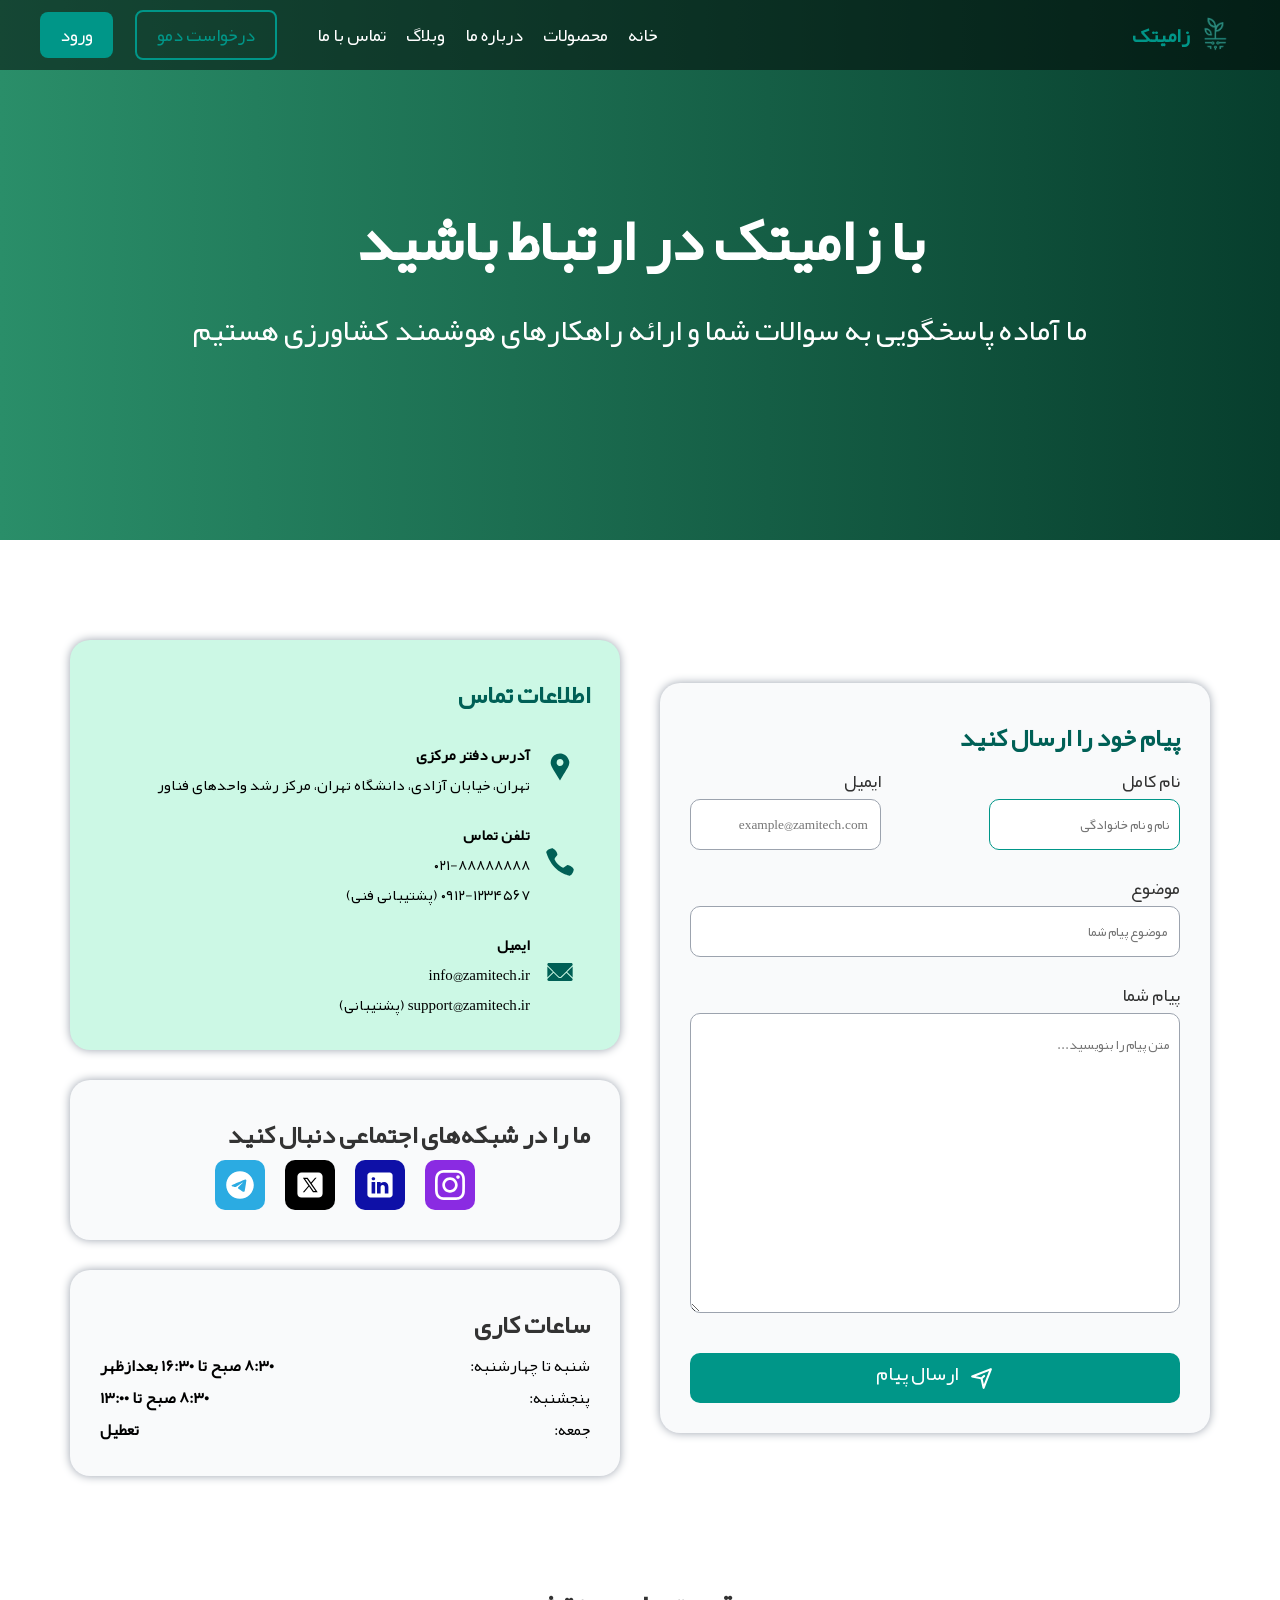
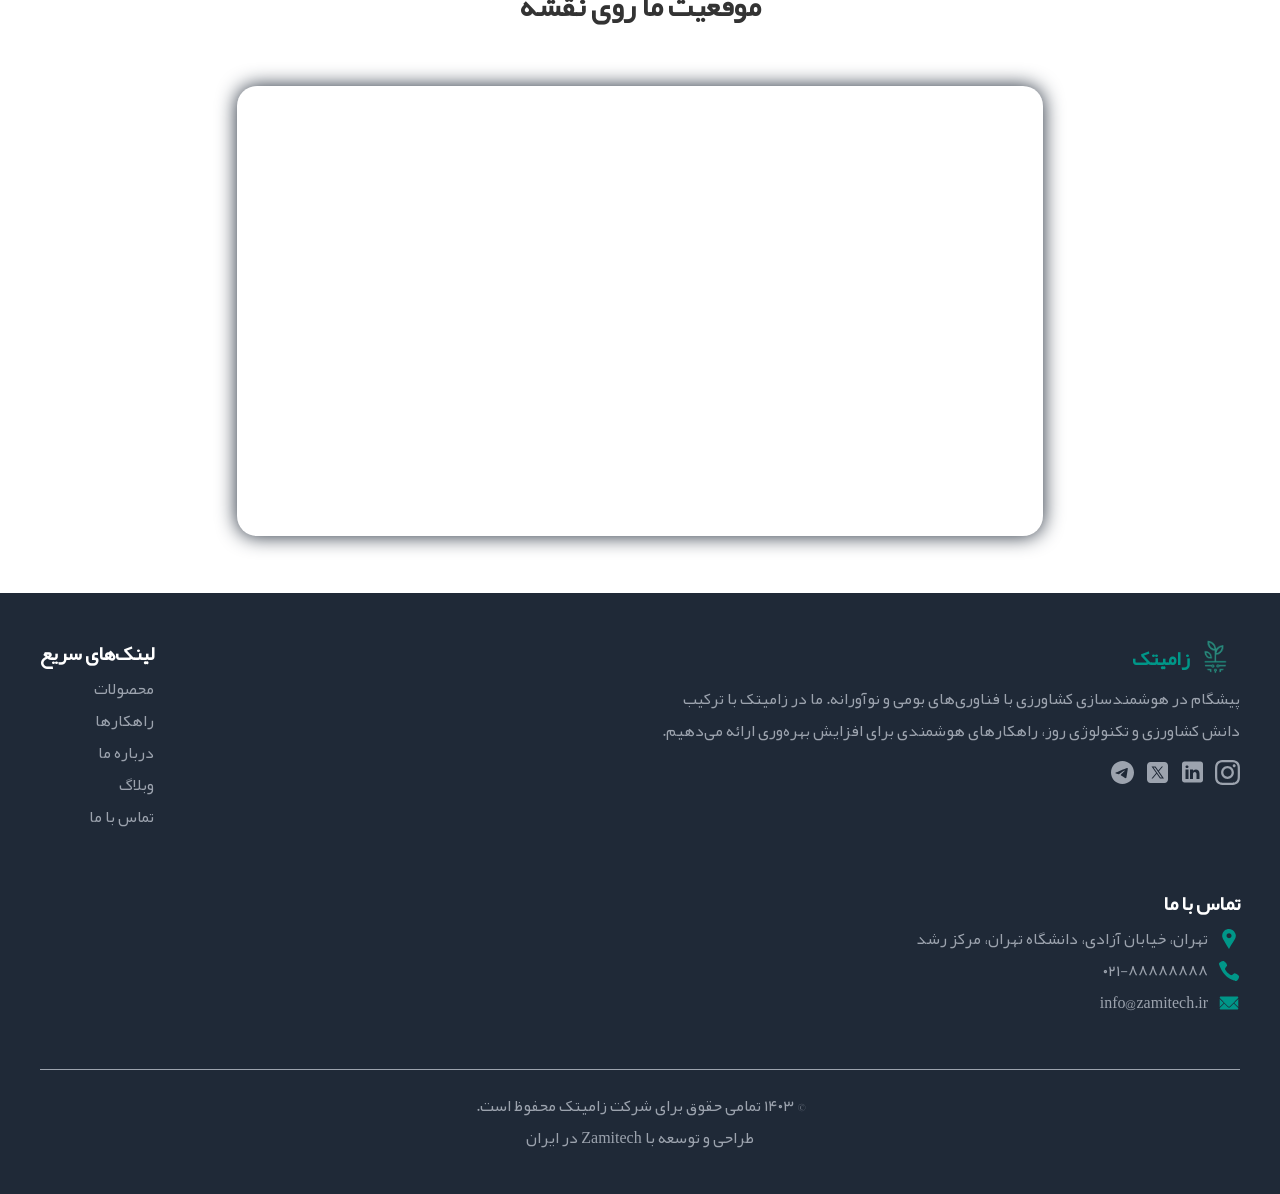
<file: cantact-us.html>
<!DOCTYPE html>
<html lang="fa" dir="rtl">
  <head>
    <meta charset="UTF-8" />
    <meta name="viewport" content="width=device-width, initial-scale=1.0" />
    <meta
      name="description"
      content="شرکت فناوران نوآوری سبز زامیتک"/>
    <meta name="author" content="Ahmadreza" />
    <link
      rel="shortcut icon"
      href="/images/image.jpg"
      type="image/x-icon"/>
    <link href="https://unpkg.com/aos@2.3.1/dist/aos.css" rel="stylesheet">
    <link rel="stylesheet" href="/styles/main.css" />

    <title>تماس با زامیتک | ارتباط با تیم هوشمندسازی کشاورزی</title>
  </head>
  <body>
    
    <header class="header-contactUs">

        <div class="container">

                <nav class="navigation">
                <div class="nav-right">
                    <a href="/index.html" class="nav-right__wraper">
                        <img src="/images/image.png" alt="web logo" class="web-logo">
                    <div class="nav-right__title">زامیتک</div>
                    </a>
                </div>
                <div class="nav-left">
                    <div class="nav-left__menu">
                        <ul class="nav-lists">
                            <a href="/index.html"><li class="nav-item">خانه</li></a>
                            <a href="/product.html"><li class="nav-item">محصولات</li></a>
                            <a href="/about-us.html"><li class="nav-item">درباره ما</li></a>
                            <a href="#"><li class="nav-item">وبلاگ</li></a>
                            <a href="/cantact-us.html"><li class="nav-item">تماس با ما</li></a>
                        </ul>
                    </div>
                    <div class="nav-left__links">
                        <a href="/request-demo.html" class="nav-link nav-link__demo">درخواست دمو</a>
                        <a href="#" class="nav-link nav-link__login">ورود</a>
                    </div>
                           <div class="nav-menu__mobile--btn">
                                 <div></div>
                         </div>
                    <div class="nav-menu__mobile">
                        <ul class="nav-lists__mobile">
                            <a href="/index.html" class="nav-right__wraper">
                       <img src="/images/image.png" alt="web logo" class="web-logo">
                   <div class="nav-right__title">زامیتک</div>
                   </a>
                            <a href="/index.html"><li class="nav-item">خانه</li></a>
                            <a href="/product.html"><li class="nav-item">محصولات</li></a>
                            <a href="/about-us.html"><li class="nav-item">درباره ما</li></a>
                            <a href="#"><li class="nav-item">وبلاگ</li></a>
                            <a href="/cantact-us.html"><li class="nav-item">تماس با ما</li></a>
                        </ul>
                                 <div class="nav-left__links nav-links__mobile">
                                         <a href="/request-demo.html" class="nav-link nav-link__demo">درخواست دمو</a>
                                         <a href="#" class="nav-link nav-link__login">ورود</a>
                             </div>
                    </div>
                </div>
            </nav>
        </div>
            <div class="herosection-contactUs">
                <h1>با زامیتک در ارتباط باشید</h1>
                <p>ما آماده پاسخگویی به سوالات شما و ارائه راهکارهای هوشمند کشاورزی هستیم</p>
            </div>
    </header>

    <main class="main-contactUs">
        <div class="container">
            <section class="form-information">
            <div class="form-information__right">
                <h2>پیام خود را ارسال کنید</h2>
                <form action="">
                    <div class=" form-section1">
                        <div class="form-name form-section">
                            <label for="name">نام کامل</label>
                            <input name="name" id="name" type="text" placeholder="نام و نام خانوادگی" required autofocus  spellcheck="true" autocomplete="on">
                        </div>
                        <div class="form-email form-section">
                            <label for="email">ایمیل</label>
                            <input id="email" type="text" name="email" placeholder=" example@zamitech.com" required  spellcheck="true" autocomplete="on">
                        </div>
                    </div>
                    <div class="form-section form-section2">
                        <label for="Subject">موضوع</label>
                        <input type="text" name="Subject" id="Subject" placeholder=" موضوع پیام شما " required  spellcheck="true" autocomplete="off">
                    </div>
                    <div class="form-section form-section3">
                        <label for="massage">پیام شما</label>
                        <textarea name="" id="massage" placeholder="متن پیام را بنویسید..." required  spellcheck="true" autocomplete="off"></textarea>
                    </div>
                    <button type="submit">
                        <svg xmlns="http://www.w3.org/2000/svg" viewBox="0 0 24 24"><title>Artboard-156</title><g id="Share-3" data-name="Share"><path d="M21.707,2.293a1,1,0,0,0-1.069-.225l-18,7a1,1,0,0,0,.145,1.909l8.379,1.861,1.862,8.379a1,1,0,0,0,.9.78L14,22a1,1,0,0,0,.932-.638l7-18A1,1,0,0,0,21.707,2.293ZM14.262,17.568,13.1,12.319l2.112-2.112a1,1,0,0,0-1.414-1.414L11.681,10.9,6.432,9.738,19.244,4.756Z"/></g></svg>
                        <p>ارسال پیام</p>
                    </button>
                </form>
            </div>
            <div class="form-information__left">
                <div class="information-section1">
                    <h2>اطلاعات تماس</h2>
                    <div class="information-section1__wraper">
                        <div>
                            <svg xmlns="http://www.w3.org/2000/svg" xml:space="preserve" id="location" version="1.1" viewBox="0 0 100 100">
                            <defs>
                                <path id="SVGID_1_" d="M0 0h100v100H0z"/>
                            </defs>
                            <path d="M79.535 27.4c-.32-1.201-.971-2.48-1.452-3.6C72.324 9.96 59.741 5 49.581 5 35.98 5 21 14.12 19 32.919v3.841c0 .16.055 1.6.134 2.32 1.121 8.959 8.19 18.48 13.47 27.439 5.68 9.599 11.574 19.041 17.415 28.479 3.6-6.159 7.188-12.399 10.707-18.399.959-1.761 2.071-3.521 3.031-5.201.64-1.119 1.862-2.238 2.421-3.279C71.857 57.722 81 47.24 81 36.92v-4.24c0-1.119-1.387-5.039-1.465-5.28M49.83 46.68c-3.998 0-8.374-1.999-10.534-7.52-.322-.879-.296-2.64-.296-2.801v-2.48c0-7.038 5.976-10.239 11.175-10.239 6.4 0 11.351 5.121 11.351 11.521S56.23 46.68 49.83 46.68"/>
                            </svg>
                        </div>
                        <div>
                            <h3> آدرس دفتر مرکزی</h3>
                            <p>تهران، خیابان آزادی، دانشگاه تهران، مرکز رشد واحدهای فناور</p>
                        </div>
                    </div>
                    <div class="information-section1__wraper">
                        <div>
                            <svg xmlns="http://www.w3.org/2000/svg"  viewBox="0 0 32 32" id="phone">
                            <path d="M13.216 8.064c-.382-4.394-4.966-6.55-5.16-6.638a.974.974 0 0 0-.582-.078c-5.292.878-6.088 3.958-6.12 4.086a.99.99 0 0 0 .02.54c6.312 19.584 19.43 23.214 23.742 24.408.332.092.606.166.814.234a.99.99 0 0 0 .722-.042c.132-.06 3.248-1.528 4.01-6.316a.997.997 0 0 0-.096-.612c-.068-.132-1.698-3.234-6.218-4.33a.977.977 0 0 0-.884.21c-1.426 1.218-3.396 2.516-4.246 2.65-5.698-2.786-8.88-8.132-9-9.146-.07-.57 1.236-2.572 2.738-4.2a.998.998 0 0 0 .26-.766z"/>
                            </svg>
                        </div>
                        <div>
                            <h3>تلفن تماس</h3>
                            <p>۰۲۱-۸۸۸۸۸۸۸۸ <br>۰۹۱۲-۱۲۳۴۵۶۷ (پشتیبانی فنی) </p>
                        </div>
                    </div>
                    <div class="information-section1__wraper">
                        <div>
                            <svg xmlns="http://www.w3.org/2000/svg" fill-rule="evenodd" stroke-linejoin="round" stroke-miterlimit="2" clip-rule="evenodd" viewBox="0 0 64 64" id="letter">
                            <g transform="translate(-320 -448)">
                                <path d="M376 499C377.657 499 379 497.657 379 496L379 495.987C378.996 495.211 378.692 494.449 378.121 493.879L365.657 481.414 355.536 491.536C353.583 493.488 350.417 493.488 348.464 491.536L338.343 481.414 325.879 493.879C325.308 494.449 325.004 495.21 325 495.986L325 496C325 496.796 325.316 497.559 325.879 498.121 326.441 498.684 327.204 499 328 499 331.49 499 376 499 376 499zM379 468.071L367.071 480 379 491.929 379 468.071zM325 491.929L336.929 480 325 468.071 325 491.929z"/>
                                <path d="M379,464.009L379,464C379,462.343 377.657,461 376,461L328,461C326.343,461 325,462.343 325,464L325,464.009C325.002,464.786 325.307,465.55 325.879,466.121C325.879,466.121 349.879,490.121 349.879,490.121C351.05,491.293 352.95,491.293 354.121,490.121C354.121,490.121 378.121,466.121 378.121,466.121C378.693,465.55 378.998,464.786 379,464.009Z"/>
                            </g>
                            </svg>
                        </div>
                        <div>
                            <h3> ایمیل</h3>
                            <p>info@zamitech.ir <br> support@zamitech.ir (پشتیبانی)</p>
                        </div>
                    </div>
                </div>
                <div class="information-section2">
                    <h2>ما را در شبکه‌های اجتماعی دنبال کنید</h2>
                    <div class="information-section2__socials">
                        <a href="https://www.instagram.com/zamitech_co/?__pwa=1" id="instagram">
                            <svg xmlns="http://www.w3.org/2000/svg" viewBox="0 0 2476 2476" >
  <path d="M825.4 1238c0-227.9 184.7-412.7 412.6-412.7 227.9 0 412.7 184.8 412.7 412.7 0 227.9-184.8 412.7-412.7 412.7-227.9 0-412.6-184.8-412.6-412.7m-223.1 0c0 351.1 284.6 635.7 635.7 635.7s635.7-284.6 635.7-635.7-284.6-635.7-635.7-635.7S602.3 886.9 602.3 1238m1148-660.9c0 82 66.5 148.6 148.6 148.6 82 0 148.6-66.6 148.6-148.6s-66.5-148.5-148.6-148.5-148.6 66.5-148.6 148.5M737.8 2245.7c-120.7-5.5-186.3-25.6-229.9-42.6-57.8-22.5-99-49.3-142.4-92.6-43.3-43.3-70.2-84.5-92.6-142.3-17-43.6-37.1-109.2-42.6-229.9-6-130.5-7.2-169.7-7.2-500.3s1.3-369.7 7.2-500.3c5.5-120.7 25.7-186.2 42.6-229.9 22.5-57.8 49.3-99 92.6-142.4 43.3-43.3 84.5-70.2 142.4-92.6 43.6-17 109.2-37.1 229.9-42.6 130.5-6 169.7-7.2 500.2-7.2 330.6 0 369.7 1.3 500.3 7.2 120.7 5.5 186.2 25.7 229.9 42.6 57.8 22.4 99 49.3 142.4 92.6 43.3 43.3 70.1 84.6 92.6 142.4 17 43.6 37.1 109.2 42.6 229.9 6 130.6 7.2 169.7 7.2 500.3 0 330.5-1.2 369.7-7.2 500.3-5.5 120.7-25.7 186.3-42.6 229.9-22.5 57.8-49.3 99-92.6 142.3-43.3 43.3-84.6 70.1-142.4 92.6-43.6 17-109.2 37.1-229.9 42.6-130.5 6-169.7 7.2-500.3 7.2-330.5 0-369.7-1.2-500.2-7.2M727.6 7.5c-131.8 6-221.8 26.9-300.5 57.5-81.4 31.6-150.4 74-219.3 142.8C139 276.6 96.6 345.6 65 427.1 34.4 505.8 13.5 595.8 7.5 727.6 1.4 859.6 0 901.8 0 1238s1.4 378.4 7.5 510.4c6 131.8 26.9 221.8 57.5 300.5 31.6 81.4 73.9 150.5 142.8 219.3 68.8 68.8 137.8 111.1 219.3 142.8 78.8 30.6 168.7 51.5 300.5 57.5 132.1 6 174.2 7.5 510.4 7.5 336.3 0 378.4-1.4 510.4-7.5 131.8-6 221.8-26.9 300.5-57.5 81.4-31.7 150.4-74 219.3-142.8 68.8-68.8 111.1-137.9 142.8-219.3 30.6-78.7 51.6-168.7 57.5-300.5 6-132.1 7.4-174.2 7.4-510.4s-1.4-378.4-7.4-510.4c-6-131.8-26.9-221.8-57.5-300.5-31.7-81.4-74-150.4-142.8-219.3C2199.4 139 2130.3 96.6 2049 65c-78.8-30.6-168.8-51.6-300.5-57.5-132-6-174.2-7.5-510.4-7.5-336.3 0-378.4 1.4-510.5 7.5"></path>
                        </svg>
                        </a>

                       <a href="" id="linkdin">
                         <svg xmlns="http://www.w3.org/2000/svg" x="0px" y="0px" width="50" height="50" viewBox="0 0 50 50" >
                            <path d="M41,4H9C6.24,4,4,6.24,4,9v32c0,2.76,2.24,5,5,5h32c2.76,0,5-2.24,5-5V9C46,6.24,43.76,4,41,4z M17,20v19h-6V20H17z M11,14.47c0-1.4,1.2-2.47,3-2.47s2.93,1.07,3,2.47c0,1.4-1.12,2.53-3,2.53C12.2,17,11,15.87,11,14.47z M39,39h-6c0,0,0-9.26,0-10 c0-2-1-4-3.5-4.04h-0.08C27,24.96,26,27.02,26,29c0,0.91,0,10,0,10h-6V20h6v2.56c0,0,1.93-2.56,5.81-2.56 c3.97,0,7.19,2.73,7.19,8.26V39z"></path>
                        </svg>
                       </a>

                      <a href=""  id="x">
                          <svg xmlns="http://www.w3.org/2000/svg" viewBox="0 0 50 50"><path d="M 11 4 C 7.134 4 4 7.134 4 11 L 4 39 C 4 42.866 7.134 46 11 46 L 39 46 C 42.866 46 46 42.866 46 39 L 46 11 C 46 7.134 42.866 4 39 4 L 11 4 z M 13.085938 13 L 21.023438 13 L 26.660156 21.009766 L 33.5 13 L 36 13 L 27.789062 22.613281 L 37.914062 37 L 29.978516 37 L 23.4375 27.707031 L 15.5 37 L 13 37 L 22.308594 26.103516 L 13.085938 13 z M 16.914062 15 L 31.021484 35 L 34.085938 35 L 19.978516 15 L 16.914062 15 z"></path></svg>

                      </a>

                      <a href=""  id="telegram">
                         <svg xmlns="http://www.w3.org/2000/svg" viewBox="0 0 50 50"><path d="M25,2c12.703,0,23,10.297,23,23S37.703,48,25,48S2,37.703,2,25S12.297,2,25,2z M32.934,34.375 c0.423-1.298,2.405-14.234,2.65-16.783c0.074-0.772-0.17-1.285-0.648-1.514c-0.578-0.278-1.434-0.139-2.427,0.219 c-1.362,0.491-18.774,7.884-19.78,8.312c-0.954,0.405-1.856,0.847-1.856,1.487c0,0.45,0.267,0.703,1.003,0.966 c0.766,0.273,2.695,0.858,3.834,1.172c1.097,0.303,2.346,0.04,3.046-0.395c0.742-0.461,9.305-6.191,9.92-6.693 c0.614-0.502,1.104,0.141,0.602,0.644c-0.502,0.502-6.38,6.207-7.155,6.997c-0.941,0.959-0.273,1.953,0.358,2.351 c0.721,0.454,5.906,3.932,6.687,4.49c0.781,0.558,1.573,0.811,2.298,0.811C32.191,36.439,32.573,35.484,32.934,34.375z"></path></svg>
                      </a> 

                    </div>
                </div>
                <div class="information-section3">
                    <h2>ساعات کاری</h2>
                    <div class="work-times">
                        <p>شنبه تا چهارشنبه:</p>
                        <p>۸:۳۰ صبح تا ۱۶:۳۰ بعدازظهر</p>
                    </div>
                    <div class="work-times">
                        <p>پنجشنبه:</p>
                        <p>۸:۳۰ صبح تا ۱۳:۰۰</p>
                    </div>
                    <div class="work-times">
                        <p>جمعه:</p>
                        <p>تعطیل</p>
                    </div>

                </div>
            </div>
        </section>
        <section class="map-contactUs">
            <h2>موقعیت ما روی نقشه</h2>
            <iframe src="https://www.google.com/maps/embed?pb=!1m18!1m12!1m3!1d3239.676029566011!2d51.35121531526968!3d35.70352398018772!2m3!1f0!2f0!3f0!3m2!1i1024!2i768!4f13.1!3m3!1m2!1s0x0%3A0x0!2zMzXCsDQyJzEyLjciTiA1McKwMjEnMDguNiJF!5e0!3m2!1sen!2sir!4v1620000000000!5m2!1sen!2sir"height="450" style="border:0;" allowfullscreen="" loading="lazy" class="filter grayscale-20 hover:grayscale-0 transition">
            </iframe>
        </section>
        </div>
    </main>

    <footer class="footer">
        <div class="container">
            <div class="footer-wraper">

                <div class="footer-about">
                <div class="footer-about__logo">
                    <img src="/images/image.png" alt="">
                    <h3 class="">زامیتک</h3>
                </div>
                <div class="footer-about__caption">
                    <p>پیشگام در هوشمندسازی کشاورزی با فناوری‌های بومی و نوآورانه. ما در زامیتک با ترکیب <br>دانش کشاورزی و تکنولوژی روز، راهکارهای هوشمندی برای افزایش بهره‌وری ارائه می‌دهیم.</p>
                    <div class="footer-about__social">
                       <a href="https://www.instagram.com/zamitech_co/?__pwa=1" target="_blank"> <svg xmlns="http://www.w3.org/2000/svg" viewBox="0 0 2476 2476" id="instagram">
  <path d="M825.4 1238c0-227.9 184.7-412.7 412.6-412.7 227.9 0 412.7 184.8 412.7 412.7 0 227.9-184.8 412.7-412.7 412.7-227.9 0-412.6-184.8-412.6-412.7m-223.1 0c0 351.1 284.6 635.7 635.7 635.7s635.7-284.6 635.7-635.7-284.6-635.7-635.7-635.7S602.3 886.9 602.3 1238m1148-660.9c0 82 66.5 148.6 148.6 148.6 82 0 148.6-66.6 148.6-148.6s-66.5-148.5-148.6-148.5-148.6 66.5-148.6 148.5M737.8 2245.7c-120.7-5.5-186.3-25.6-229.9-42.6-57.8-22.5-99-49.3-142.4-92.6-43.3-43.3-70.2-84.5-92.6-142.3-17-43.6-37.1-109.2-42.6-229.9-6-130.5-7.2-169.7-7.2-500.3s1.3-369.7 7.2-500.3c5.5-120.7 25.7-186.2 42.6-229.9 22.5-57.8 49.3-99 92.6-142.4 43.3-43.3 84.5-70.2 142.4-92.6 43.6-17 109.2-37.1 229.9-42.6 130.5-6 169.7-7.2 500.2-7.2 330.6 0 369.7 1.3 500.3 7.2 120.7 5.5 186.2 25.7 229.9 42.6 57.8 22.4 99 49.3 142.4 92.6 43.3 43.3 70.1 84.6 92.6 142.4 17 43.6 37.1 109.2 42.6 229.9 6 130.6 7.2 169.7 7.2 500.3 0 330.5-1.2 369.7-7.2 500.3-5.5 120.7-25.7 186.3-42.6 229.9-22.5 57.8-49.3 99-92.6 142.3-43.3 43.3-84.6 70.1-142.4 92.6-43.6 17-109.2 37.1-229.9 42.6-130.5 6-169.7 7.2-500.3 7.2-330.5 0-369.7-1.2-500.2-7.2M727.6 7.5c-131.8 6-221.8 26.9-300.5 57.5-81.4 31.6-150.4 74-219.3 142.8C139 276.6 96.6 345.6 65 427.1 34.4 505.8 13.5 595.8 7.5 727.6 1.4 859.6 0 901.8 0 1238s1.4 378.4 7.5 510.4c6 131.8 26.9 221.8 57.5 300.5 31.6 81.4 73.9 150.5 142.8 219.3 68.8 68.8 137.8 111.1 219.3 142.8 78.8 30.6 168.7 51.5 300.5 57.5 132.1 6 174.2 7.5 510.4 7.5 336.3 0 378.4-1.4 510.4-7.5 131.8-6 221.8-26.9 300.5-57.5 81.4-31.7 150.4-74 219.3-142.8 68.8-68.8 111.1-137.9 142.8-219.3 30.6-78.7 51.6-168.7 57.5-300.5 6-132.1 7.4-174.2 7.4-510.4s-1.4-378.4-7.4-510.4c-6-131.8-26.9-221.8-57.5-300.5-31.7-81.4-74-150.4-142.8-219.3C2199.4 139 2130.3 96.6 2049 65c-78.8-30.6-168.8-51.6-300.5-57.5-132-6-174.2-7.5-510.4-7.5-336.3 0-378.4 1.4-510.5 7.5"/>
                        </svg></a>

                       <a href=""> <svg xmlns="http://www.w3.org/2000/svg" x="0px" y="0px" width="50" height="50" viewBox="0 0 50 50">
                            <path d="M41,4H9C6.24,4,4,6.24,4,9v32c0,2.76,2.24,5,5,5h32c2.76,0,5-2.24,5-5V9C46,6.24,43.76,4,41,4z M17,20v19h-6V20H17z M11,14.47c0-1.4,1.2-2.47,3-2.47s2.93,1.07,3,2.47c0,1.4-1.12,2.53-3,2.53C12.2,17,11,15.87,11,14.47z M39,39h-6c0,0,0-9.26,0-10 c0-2-1-4-3.5-4.04h-0.08C27,24.96,26,27.02,26,29c0,0.91,0,10,0,10h-6V20h6v2.56c0,0,1.93-2.56,5.81-2.56 c3.97,0,7.19,2.73,7.19,8.26V39z"></path>
                        </svg></a>

                      <a href="">  <svg xmlns="http://www.w3.org/2000/svg" viewBox="0 0 50 50"><path d="M 11 4 C 7.134 4 4 7.134 4 11 L 4 39 C 4 42.866 7.134 46 11 46 L 39 46 C 42.866 46 46 42.866 46 39 L 46 11 C 46 7.134 42.866 4 39 4 L 11 4 z M 13.085938 13 L 21.023438 13 L 26.660156 21.009766 L 33.5 13 L 36 13 L 27.789062 22.613281 L 37.914062 37 L 29.978516 37 L 23.4375 27.707031 L 15.5 37 L 13 37 L 22.308594 26.103516 L 13.085938 13 z M 16.914062 15 L 31.021484 35 L 34.085938 35 L 19.978516 15 L 16.914062 15 z"/></svg></a>

                      <a href="">  <svg xmlns="http://www.w3.org/2000/svg" viewBox="0 0 50 50"><path d="M25,2c12.703,0,23,10.297,23,23S37.703,48,25,48S2,37.703,2,25S12.297,2,25,2z M32.934,34.375 c0.423-1.298,2.405-14.234,2.65-16.783c0.074-0.772-0.17-1.285-0.648-1.514c-0.578-0.278-1.434-0.139-2.427,0.219 c-1.362,0.491-18.774,7.884-19.78,8.312c-0.954,0.405-1.856,0.847-1.856,1.487c0,0.45,0.267,0.703,1.003,0.966 c0.766,0.273,2.695,0.858,3.834,1.172c1.097,0.303,2.346,0.04,3.046-0.395c0.742-0.461,9.305-6.191,9.92-6.693 c0.614-0.502,1.104,0.141,0.602,0.644c-0.502,0.502-6.38,6.207-7.155,6.997c-0.941,0.959-0.273,1.953,0.358,2.351 c0.721,0.454,5.906,3.932,6.687,4.49c0.781,0.558,1.573,0.811,2.298,0.811C32.191,36.439,32.573,35.484,32.934,34.375z"/></svg></a>
                    </div>
                </div>
                </div>

            <div class="footer-links">
                <h3 class="footer-titles">لینک‌های سریع</h3>
                <ul class="footer-links__items">
                    <a href="/product.html"><li class="footer-links__iteme">محصولات</li></a>
                    <a href="/product.html"><li class="footer-links__iteme">راهکارها</li></a>
                    <a href="/about-us.html"><li class="footer-links__iteme">درباره ما</li></a>
                    <a href="#"><li class="footer-links__iteme">وبلاگ</li></a>
                    <a href="/cantact-us.html"><li class="footer-links__iteme">تماس با ما</li></a>
                </ul>
            </div>

            <div class="footer-connect">
                <h3 class="footer-titles">تماس با ما</h3>
                <ul class="footer-connect__items">
                    <a href="#">
                        <svg xmlns="http://www.w3.org/2000/svg" xml:space="preserve" id="location" version="1.1" viewBox="0 0 100 100">
                        <defs>
                            <path id="SVGID_1_" d="M0 0h100v100H0z"/>
                        </defs>
                        <path d="M79.535 27.4c-.32-1.201-.971-2.48-1.452-3.6C72.324 9.96 59.741 5 49.581 5 35.98 5 21 14.12 19 32.919v3.841c0 .16.055 1.6.134 2.32 1.121 8.959 8.19 18.48 13.47 27.439 5.68 9.599 11.574 19.041 17.415 28.479 3.6-6.159 7.188-12.399 10.707-18.399.959-1.761 2.071-3.521 3.031-5.201.64-1.119 1.862-2.238 2.421-3.279C71.857 57.722 81 47.24 81 36.92v-4.24c0-1.119-1.387-5.039-1.465-5.28M49.83 46.68c-3.998 0-8.374-1.999-10.534-7.52-.322-.879-.296-2.64-.296-2.801v-2.48c0-7.038 5.976-10.239 11.175-10.239 6.4 0 11.351 5.121 11.351 11.521S56.23 46.68 49.83 46.68"/>
                        </svg>
                        <li class="footer-connect__item">تهران، خیابان آزادی، دانشگاه تهران، مرکز رشد</li>
                    </a>
                    <a href="tel:+218888888">
                        <svg xmlns="http://www.w3.org/2000/svg" viewBox="0 0 32 32" id="phone">
                            <path d="M13.216 8.064c-.382-4.394-4.966-6.55-5.16-6.638a.974.974 0 0 0-.582-.078c-5.292.878-6.088 3.958-6.12 4.086a.99.99 0 0 0 .02.54c6.312 19.584 19.43 23.214 23.742 24.408.332.092.606.166.814.234a.99.99 0 0 0 .722-.042c.132-.06 3.248-1.528 4.01-6.316a.997.997 0 0 0-.096-.612c-.068-.132-1.698-3.234-6.218-4.33a.977.977 0 0 0-.884.21c-1.426 1.218-3.396 2.516-4.246 2.65-5.698-2.786-8.88-8.132-9-9.146-.07-.57 1.236-2.572 2.738-4.2a.998.998 0 0 0 .26-.766z"/>
                            </svg>
                        <li class="footer-connect__item">
                        ۰۲۱-۸۸۸۸۸۸۸۸</li>
                    </a>
                    <a href="mailto:info@zamitech.ir">
                        <svg xmlns="http://www.w3.org/2000/svg" fill-rule="evenodd" stroke-linejoin="round" stroke-miterlimit="2" clip-rule="evenodd" viewBox="0 0 64 64" id="letter">
                        <g transform="translate(-320 -448)">
                            <path d="M376 499C377.657 499 379 497.657 379 496L379 495.987C378.996 495.211 378.692 494.449 378.121 493.879L365.657 481.414 355.536 491.536C353.583 493.488 350.417 493.488 348.464 491.536L338.343 481.414 325.879 493.879C325.308 494.449 325.004 495.21 325 495.986L325 496C325 496.796 325.316 497.559 325.879 498.121 326.441 498.684 327.204 499 328 499 331.49 499 376 499 376 499zM379 468.071L367.071 480 379 491.929 379 468.071zM325 491.929L336.929 480 325 468.071 325 491.929z"/>
                            <path d="M379,464.009L379,464C379,462.343 377.657,461 376,461L328,461C326.343,461 325,462.343 325,464L325,464.009C325.002,464.786 325.307,465.55 325.879,466.121C325.879,466.121 349.879,490.121 349.879,490.121C351.05,491.293 352.95,491.293 354.121,490.121C354.121,490.121 378.121,466.121 378.121,466.121C378.693,465.55 378.998,464.786 379,464.009Z"/>
                        </g>
                        </svg>
                        <li class="footer-connect__item">
                        info@zamitech.ir</li>
                    </a>
                </ul>
            </div>

            <div class="footer-line"></div>
            </div>
            <div class="copy-right">
                <p>© ۱۴۰۳ تمامی حقوق برای شرکت زامیتک محفوظ است.</p>
                <p>طراحی و توسعه با Zamitech در ایران</p>
            </div>
        </div>
    </footer>

    <script src="/scripts/app.js"></script>
  </body>
</html>
</file>
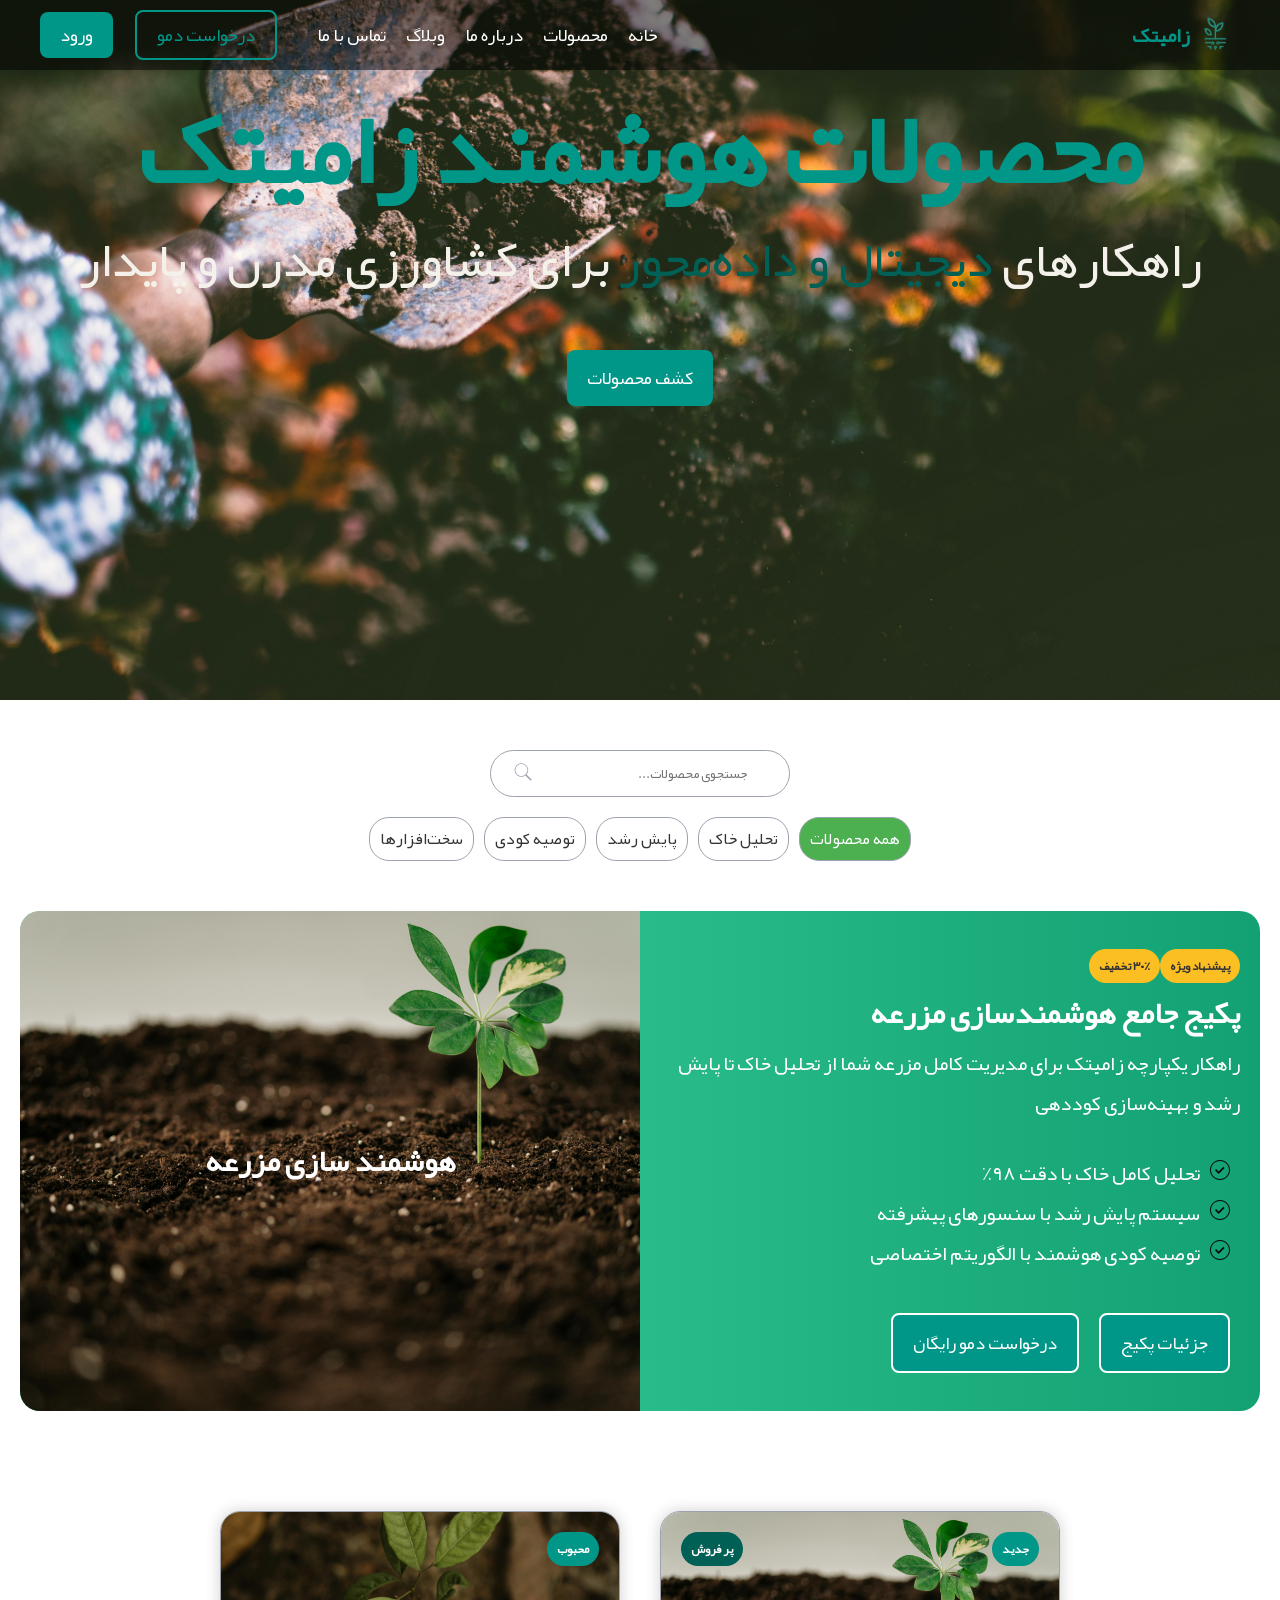
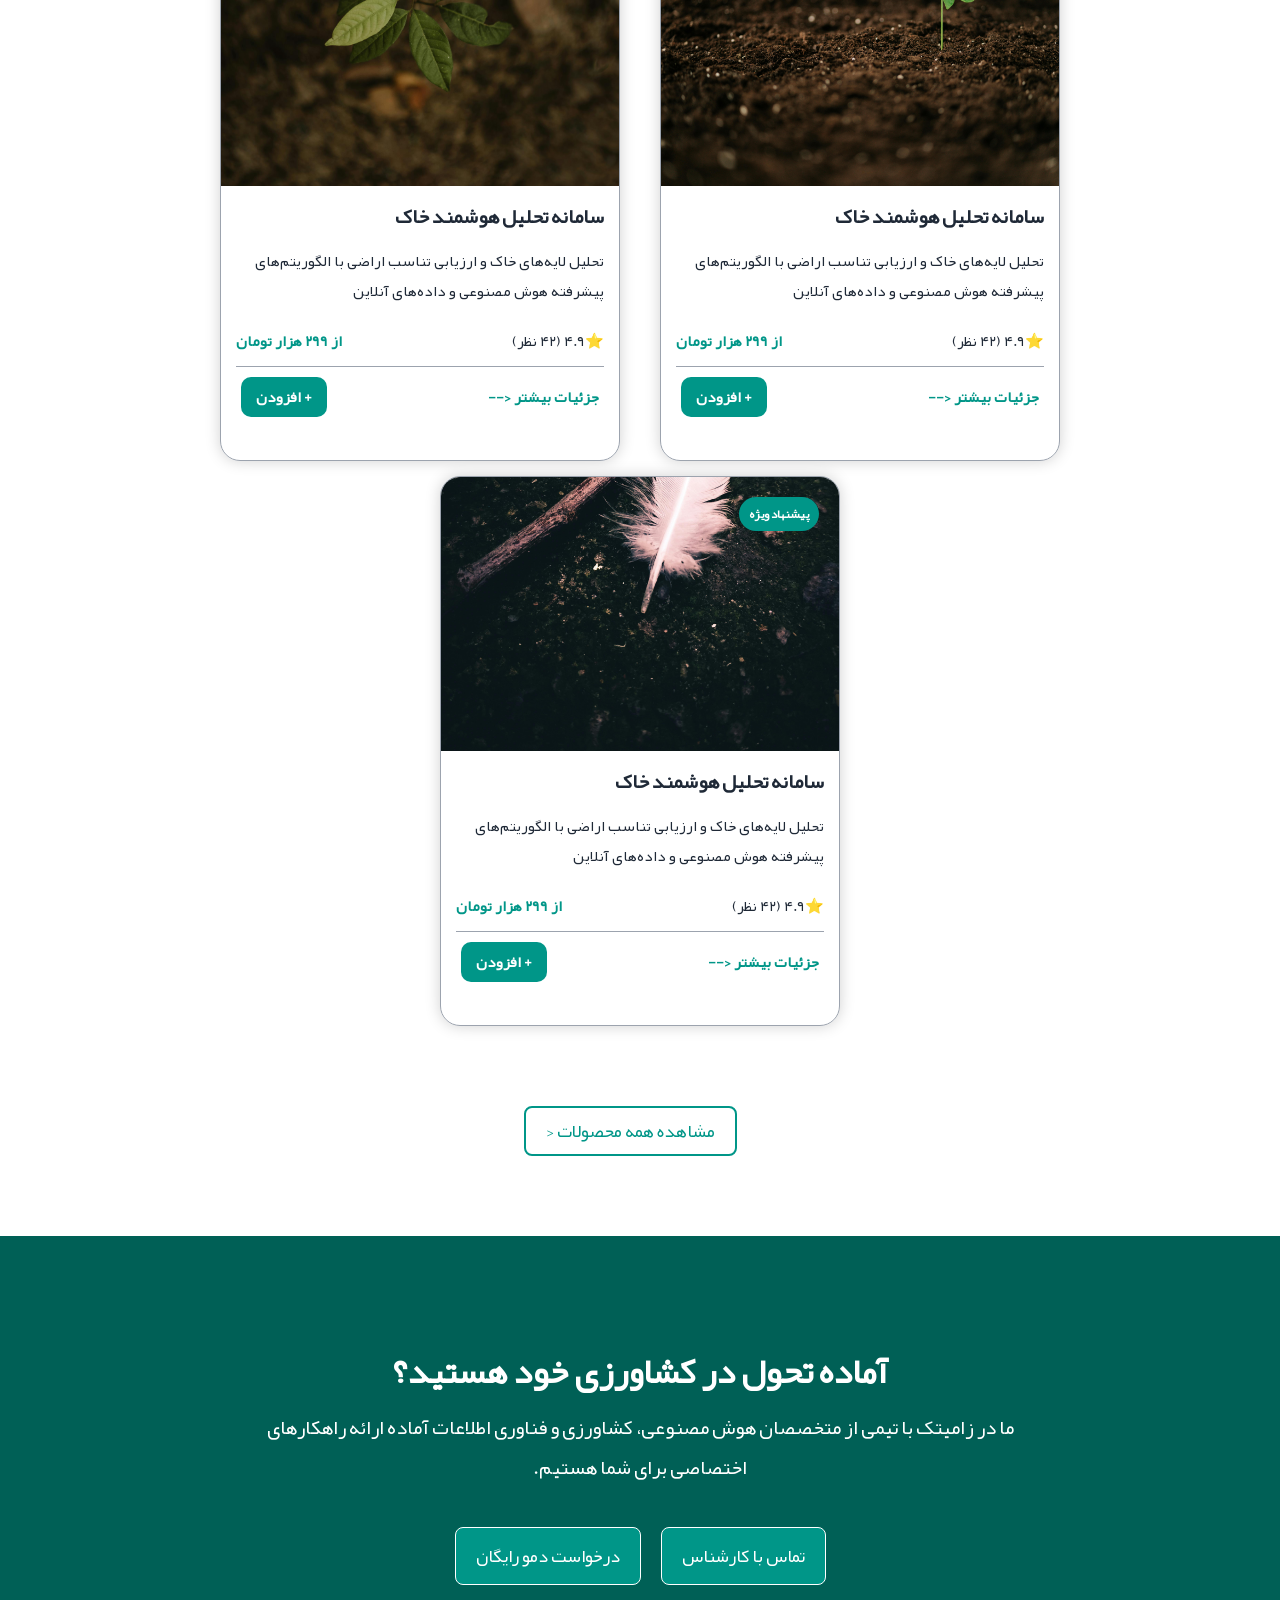
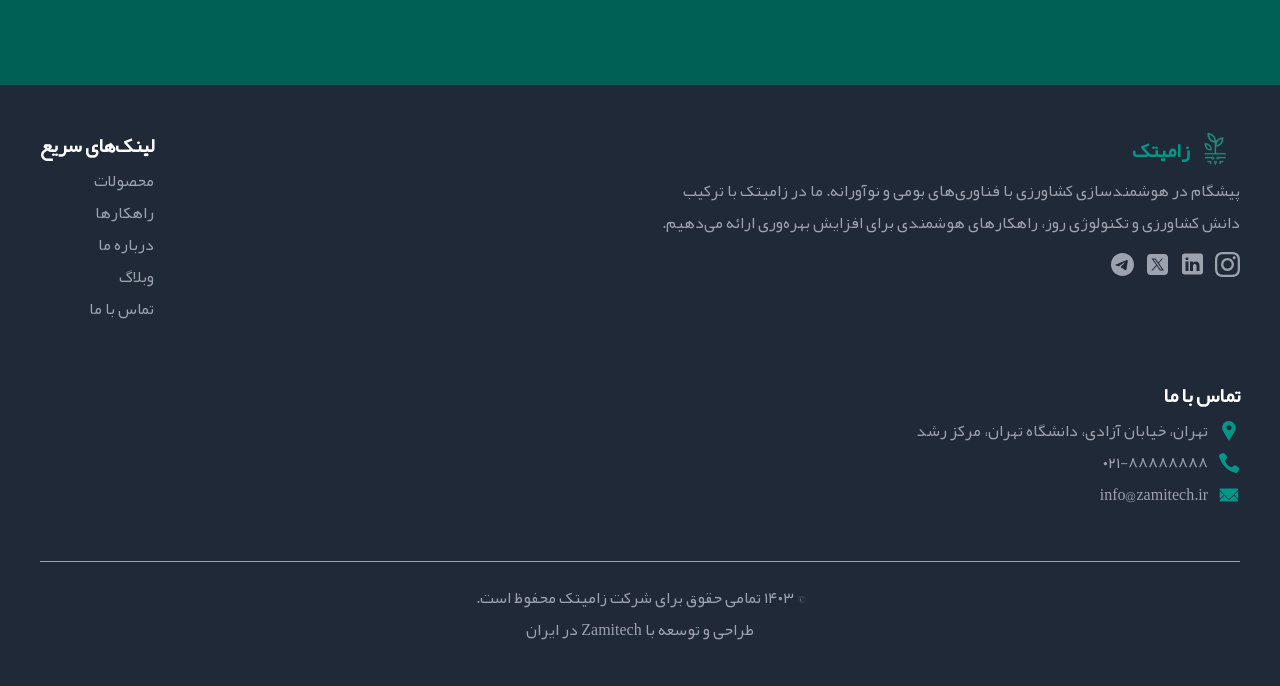
<file: product.html>
<!DOCTYPE html>
<html lang="fa" dir="rtl">
  <head>
    <meta charset="UTF-8" />
    <meta name="viewport" content="width=device-width, initial-scale=1.0" />
    <meta
      name="description"
      content="شرکت فناوران نوآوری سبز زامیتک"/>
    <meta name="author" content="Ahmadreza" />
    <link
      rel="shortcut icon"
      href="/images/image.jpg"
      type="image/x-icon"/>

        <link rel="preload" href="/images/pexels-fotios-photos-1301856.jpg" as="image"/>

    <link rel="stylesheet" href="/styles/main.css" />

    <title>محصولات هوشمند زامیتک | راهکارهای دیجیتال کشاورزی</title>
  </head>
  <body>
    
    <header class="header-product">

        <div class="container">
              <nav class="navigation">
                <div class="nav-right">
                    <a href="/index.html" class="nav-right__wraper">
                        <img src="/images/image.png" alt="web logo" class="web-logo">
                    <div class="nav-right__title">زامیتک</div>
                    </a>
                </div>
                <div class="nav-left">
                    <div class="nav-left__menu">
                        <ul class="nav-lists">
                            <a href="/index.html"><li class="nav-item">خانه</li></a>
                            <a href="/product.html"><li class="nav-item">محصولات</li></a>
                            <a href="/about-us.html"><li class="nav-item">درباره ما</li></a>
                            <a href="#"><li class="nav-item">وبلاگ</li></a>
                            <a href="/cantact-us.html"><li class="nav-item">تماس با ما</li></a>
                        </ul>
                    </div>
                    <div class="nav-left__links">
                        <a href="/request-demo.html" class="nav-link nav-link__demo">درخواست دمو</a>
                        <a href="#" class="nav-link nav-link__login">ورود</a>
                    </div>
                           <div class="nav-menu__mobile--btn">
                                 <div></div>
                         </div>
                    <div class="nav-menu__mobile">
                        <ul class="nav-lists__mobile">
                            <a href="/index.html" class="nav-right__wraper">
                       <img src="/images/image.png" alt="web logo" class="web-logo">
                   <div class="nav-right__title">زامیتک</div>
                   </a>
                            <a href="/index.html"><li class="nav-item">خانه</li></a>
                            <a href="/product.html"><li class="nav-item">محصولات</li></a>
                            <a href="/about-us.html"><li class="nav-item">درباره ما</li></a>
                            <a href="#"><li class="nav-item">وبلاگ</li></a>
                            <a href="/cantact-us.html"><li class="nav-item">تماس با ما</li></a>
                        </ul>
                                 <div class="nav-left__links nav-links__mobile">
                                         <a href="/request-demo.html" class="nav-link nav-link__demo">درخواست دمو</a>
                                         <a href="#" class="nav-link nav-link__login">ورود</a>
                             </div>
                    </div>
                </div>
            </nav>

            <div class="herosection-product">
                <div class="herosection__title herosection-product__title">
                     <h1>محصولات هوشمند زامیتک</h1>
                     <p>راهکارهای <span>دیجیتال و داده‌محور</span> برای کشاورزی مدرن و پایدار</p>
                </div>
                <div class="herosection__links">
                    <a href="#search-product"> کشف محصولات</a>
                </div>
            </div>
        </div>
    </header>

    <main class="main-product">

            <section id="search-product" class="search-product">
            <div class="container">
                <div class="search-product__wraper">
                                    <form action="" method="post">
                    <input type="text" placeholder="جستجوی محصولات...">
                    <button class="search-product__btn" type="submit">
                        <svg xmlns="http://www.w3.org/2000/svg" x="0px" y="0px" viewBox="0 0 50 50">
                        <path d="M 21 3 C 11.621094 3 4 10.621094 4 20 C 4 29.378906 11.621094 37 21 37 C 24.710938 37 28.140625 35.804688 30.9375 33.78125 L 44.09375 46.90625 L 46.90625 44.09375 L 33.90625 31.0625 C 36.460938 28.085938 38 24.222656 38 20 C 38 10.621094 30.378906 3 21 3 Z M 21 5 C 29.296875 5 36 11.703125 36 20 C 36 28.296875 29.296875 35 21 35 C 12.703125 35 6 28.296875 6 20 C 6 11.703125 12.703125 5 21 5 Z"></path>
                        </svg>
                    </button>
                </form>

                <div class="search-product__items">
                    <a href="" class="search-product__item tab active" data-tab-target="nav-classic-tab">همه محصولات</a>
                    <a href="" class="search-product__item tab " data-tab-target="nav-tel-tab">تحلیل خاک</a>
                    <a href="" class="search-product__item tab" data-tab-target="nav-line-tab">پایش رشد</a>
                    <a href="" class="search-product__item tab" data-tab-target="nav-motopeyk-tab">توصیه کودی</a>
                    <a href="" class="search-product__item tab" data-tab-target="nav-autopeyk-tab">سخت‌افزارها</a>
                </div>
                </div>

                </div>
            </section>

            <section class="spisuial-pakage">
                <div class="container">
                    <div class="spisuial-pakage__wraper">
                    <div class="spisuial-pakage__right">
                    <div class="spisuial-affer">
                        <div href="" class="">
                        پیشنهاد ویژه
                        </div>

                        <div href="" class="">
                        ۳۰٪ تخفیف
                        </div>
                    </div>

                <h2>پکیج جامع هوشمندسازی مزرعه</h2>
                <p>راهکار یکپارچه زامیتک برای مدیریت کامل مزرعه شما از تحلیل خاک تا پایش رشد و بهینه‌سازی کوددهی</p>
                <ul class="spisuial-pakage__lists">
                    <li>تحلیل کامل خاک با دقت ۹۸٪</li>
                    <li>سیستم پایش رشد با سنسورهای پیشرفته</li>
                    <li>توصیه کودی هوشمند با الگوریتم اختصاصی</li>
                </ul>
                 <div class="herosection__links spisuial-pakage__right--links">
                    <a href=""> جزئیات پکیج </a>
                    <a href="/request-demo.html"> درخواست دمو رایگان </a>
                 </div>
                </div>
                <div class="spisuial-pakage__left">
                    <h2>هوشمند سازی مزرعه</h2>
                </div>
                    </div>
                </div>
            </section>

            <section class="cards-pakage">
                <div class="container">
                    <div class="cards-pakage__wraper">
                        <div class="card-pakage tab-content active" id="nav-classic-tab">
                            <div class="card-pakage__img card-pakage__img--1">
                                <div class="spisuial-affer">
                                    <div href="" class="">
                                        جدید 
                                    </div>
                                    <div href="" class="">
                                     پر فروش 
                                    </div>
                                </div>
                            </div>
                            <div class="card-pakage__captions">
                                <h2>سامانه تحلیل هوشمند خاک</h2>
                                <p>تحلیل لایه‌های خاک و ارزیابی تناسب اراضی با الگوریتم‌های پیشرفته هوش مصنوعی و داده‌های آنلاین</p>
                                <div class="card-pakage__price">
                                    <p> ⭐۴.۹
                                    (۴۲ نظر)</p>
                                    <p>از ۲۹۹ هزار تومان</p>
                                </div>
                                <div class="footer-line"></div>
                                </div>
                                <div class="card-pakage__footer">
                                    <a href="">جزئیات بیشتر
                                    <--</a>
                                    <a href="">+ افزودن</a>
                                </div>
                            </div>
                        <div class="card-pakage tab-content active" id="nav-tel-tab">
                            <div class="card-pakage__img card-pakage__img--2">
                                                                <div class="spisuial-affer">

                                    <div href="" class="">
                                     محبوب  
                                    </div>
                                </div>
                            </div>
                            <div class="card-pakage__captions">
                                <h2>سامانه تحلیل هوشمند خاک</h2>
                                <p>تحلیل لایه‌های خاک و ارزیابی تناسب اراضی با الگوریتم‌های پیشرفته هوش مصنوعی و داده‌های آنلاین</p>
                                <div class="card-pakage__price">
                                    <p> ⭐۴.۹
                                    (۴۲ نظر)</p>
                                    <p>از ۲۹۹ هزار تومان</p>
                                </div>
                                <div class="footer-line"></div>
                                </div>
                                <div class="card-pakage__footer">
                                    <a href="">جزئیات بیشتر
                                    <--</a>
                                    <a href="">+ افزودن</a>
                                </div>
                            </div>
                        <div class="card-pakage tab-content active" id="nav-line-tab">
                            <div class="card-pakage__img card-pakage__img--3">
                                                                <div class="spisuial-affer">
                                    <div href="" class="">
                                        پیشنهاد ویژه 
                                    </div>

                                </div>
                            </div>
                            <div class="card-pakage__captions">
                                <h2>سامانه تحلیل هوشمند خاک</h2>
                                <p>تحلیل لایه‌های خاک و ارزیابی تناسب اراضی با الگوریتم‌های پیشرفته هوش مصنوعی و داده‌های آنلاین</p>
                                <div class="card-pakage__price">
                                    <p> ⭐۴.۹
                                    (۴۲ نظر)</p>
                                    <p>از ۲۹۹ هزار تومان</p>
                                </div>
                                <div class="footer-line"></div>
                                </div>
                                <div class="card-pakage__footer">
                                    <a href="">جزئیات بیشتر
                                    <--</a>
                                    <a href="">+ افزودن</a>
                                </div>
                            </div>
                        </div>
                            <div class="see-product">
                                <a href="" class="nav-link nav-link__demo">     مشاهده همه محصولات <</a>
                            </div>
                    </div>
            </section>

            

            <section class="main-connection main-connection__product">
            <div class="container">
            <h2>آماده تحول در کشاورزی خود هستید؟</h2>
            <p>ما در زامیتک با تیمی از متخصصان هوش مصنوعی، کشاورزی و فناوری اطلاعات آماده ارائه راهکارهای<br> اختصاصی برای شما هستیم.</p>
                <div class="herosection__links">
                    <a href="/cantact-us.html">تماس با کارشناس </a>
                    <a href="/request-demo.html">درخواست دمو رایگان</a>
                </div>
                </div>
        </section>
    </main>

    <footer class="footer">
        <div class="container">
            <div class="footer-wraper">

                <div class="footer-about">
                <div class="footer-about__logo">
                    <img src="/images/image.png" alt="">
                    <h3 class="">زامیتک</h3>
                </div>
                <div class="footer-about__caption">
                    <p>پیشگام در هوشمندسازی کشاورزی با فناوری‌های بومی و نوآورانه. ما در زامیتک با ترکیب <br>دانش کشاورزی و تکنولوژی روز، راهکارهای هوشمندی برای افزایش بهره‌وری ارائه می‌دهیم.</p>
                    <div class="footer-about__social">
                       <a href="https://www.instagram.com/zamitech_co/?__pwa=1" target="_blank"> <svg xmlns="http://www.w3.org/2000/svg" viewBox="0 0 2476 2476" id="instagram">
  <path d="M825.4 1238c0-227.9 184.7-412.7 412.6-412.7 227.9 0 412.7 184.8 412.7 412.7 0 227.9-184.8 412.7-412.7 412.7-227.9 0-412.6-184.8-412.6-412.7m-223.1 0c0 351.1 284.6 635.7 635.7 635.7s635.7-284.6 635.7-635.7-284.6-635.7-635.7-635.7S602.3 886.9 602.3 1238m1148-660.9c0 82 66.5 148.6 148.6 148.6 82 0 148.6-66.6 148.6-148.6s-66.5-148.5-148.6-148.5-148.6 66.5-148.6 148.5M737.8 2245.7c-120.7-5.5-186.3-25.6-229.9-42.6-57.8-22.5-99-49.3-142.4-92.6-43.3-43.3-70.2-84.5-92.6-142.3-17-43.6-37.1-109.2-42.6-229.9-6-130.5-7.2-169.7-7.2-500.3s1.3-369.7 7.2-500.3c5.5-120.7 25.7-186.2 42.6-229.9 22.5-57.8 49.3-99 92.6-142.4 43.3-43.3 84.5-70.2 142.4-92.6 43.6-17 109.2-37.1 229.9-42.6 130.5-6 169.7-7.2 500.2-7.2 330.6 0 369.7 1.3 500.3 7.2 120.7 5.5 186.2 25.7 229.9 42.6 57.8 22.4 99 49.3 142.4 92.6 43.3 43.3 70.1 84.6 92.6 142.4 17 43.6 37.1 109.2 42.6 229.9 6 130.6 7.2 169.7 7.2 500.3 0 330.5-1.2 369.7-7.2 500.3-5.5 120.7-25.7 186.3-42.6 229.9-22.5 57.8-49.3 99-92.6 142.3-43.3 43.3-84.6 70.1-142.4 92.6-43.6 17-109.2 37.1-229.9 42.6-130.5 6-169.7 7.2-500.3 7.2-330.5 0-369.7-1.2-500.2-7.2M727.6 7.5c-131.8 6-221.8 26.9-300.5 57.5-81.4 31.6-150.4 74-219.3 142.8C139 276.6 96.6 345.6 65 427.1 34.4 505.8 13.5 595.8 7.5 727.6 1.4 859.6 0 901.8 0 1238s1.4 378.4 7.5 510.4c6 131.8 26.9 221.8 57.5 300.5 31.6 81.4 73.9 150.5 142.8 219.3 68.8 68.8 137.8 111.1 219.3 142.8 78.8 30.6 168.7 51.5 300.5 57.5 132.1 6 174.2 7.5 510.4 7.5 336.3 0 378.4-1.4 510.4-7.5 131.8-6 221.8-26.9 300.5-57.5 81.4-31.7 150.4-74 219.3-142.8 68.8-68.8 111.1-137.9 142.8-219.3 30.6-78.7 51.6-168.7 57.5-300.5 6-132.1 7.4-174.2 7.4-510.4s-1.4-378.4-7.4-510.4c-6-131.8-26.9-221.8-57.5-300.5-31.7-81.4-74-150.4-142.8-219.3C2199.4 139 2130.3 96.6 2049 65c-78.8-30.6-168.8-51.6-300.5-57.5-132-6-174.2-7.5-510.4-7.5-336.3 0-378.4 1.4-510.5 7.5"/>
                        </svg></a>

                       <a href=""> <svg xmlns="http://www.w3.org/2000/svg" x="0px" y="0px" width="50" height="50" viewBox="0 0 50 50">
                            <path d="M41,4H9C6.24,4,4,6.24,4,9v32c0,2.76,2.24,5,5,5h32c2.76,0,5-2.24,5-5V9C46,6.24,43.76,4,41,4z M17,20v19h-6V20H17z M11,14.47c0-1.4,1.2-2.47,3-2.47s2.93,1.07,3,2.47c0,1.4-1.12,2.53-3,2.53C12.2,17,11,15.87,11,14.47z M39,39h-6c0,0,0-9.26,0-10 c0-2-1-4-3.5-4.04h-0.08C27,24.96,26,27.02,26,29c0,0.91,0,10,0,10h-6V20h6v2.56c0,0,1.93-2.56,5.81-2.56 c3.97,0,7.19,2.73,7.19,8.26V39z"></path>
                        </svg></a>

                      <a href="">  <svg xmlns="http://www.w3.org/2000/svg" viewBox="0 0 50 50"><path d="M 11 4 C 7.134 4 4 7.134 4 11 L 4 39 C 4 42.866 7.134 46 11 46 L 39 46 C 42.866 46 46 42.866 46 39 L 46 11 C 46 7.134 42.866 4 39 4 L 11 4 z M 13.085938 13 L 21.023438 13 L 26.660156 21.009766 L 33.5 13 L 36 13 L 27.789062 22.613281 L 37.914062 37 L 29.978516 37 L 23.4375 27.707031 L 15.5 37 L 13 37 L 22.308594 26.103516 L 13.085938 13 z M 16.914062 15 L 31.021484 35 L 34.085938 35 L 19.978516 15 L 16.914062 15 z"/></svg></a>

                      <a href="">  <svg xmlns="http://www.w3.org/2000/svg" viewBox="0 0 50 50"><path d="M25,2c12.703,0,23,10.297,23,23S37.703,48,25,48S2,37.703,2,25S12.297,2,25,2z M32.934,34.375 c0.423-1.298,2.405-14.234,2.65-16.783c0.074-0.772-0.17-1.285-0.648-1.514c-0.578-0.278-1.434-0.139-2.427,0.219 c-1.362,0.491-18.774,7.884-19.78,8.312c-0.954,0.405-1.856,0.847-1.856,1.487c0,0.45,0.267,0.703,1.003,0.966 c0.766,0.273,2.695,0.858,3.834,1.172c1.097,0.303,2.346,0.04,3.046-0.395c0.742-0.461,9.305-6.191,9.92-6.693 c0.614-0.502,1.104,0.141,0.602,0.644c-0.502,0.502-6.38,6.207-7.155,6.997c-0.941,0.959-0.273,1.953,0.358,2.351 c0.721,0.454,5.906,3.932,6.687,4.49c0.781,0.558,1.573,0.811,2.298,0.811C32.191,36.439,32.573,35.484,32.934,34.375z"/></svg></a>
                    </div>
                </div>
                </div>

            <div class="footer-links">
                <h3 class="footer-titles">لینک‌های سریع</h3>
                <ul class="footer-links__items">
                    <a href="/product.html"><li class="footer-links__iteme">محصولات</li></a>
                    <a href="/product.html"><li class="footer-links__iteme">راهکارها</li></a>
                    <a href="/about-us.html"><li class="footer-links__iteme">درباره ما</li></a>
                    <a href="#"><li class="footer-links__iteme">وبلاگ</li></a>
                    <a href="/cantact-us.html"><li class="footer-links__iteme">تماس با ما</li></a>
                </ul>
            </div>

            <div class="footer-connect">
                <h3 class="footer-titles">تماس با ما</h3>
                <ul class="footer-connect__items">
                    <a href="#">
                        <svg xmlns="http://www.w3.org/2000/svg" xml:space="preserve" id="location" version="1.1" viewBox="0 0 100 100">
                        <defs>
                            <path id="SVGID_1_" d="M0 0h100v100H0z"/>
                        </defs>
                        <path d="M79.535 27.4c-.32-1.201-.971-2.48-1.452-3.6C72.324 9.96 59.741 5 49.581 5 35.98 5 21 14.12 19 32.919v3.841c0 .16.055 1.6.134 2.32 1.121 8.959 8.19 18.48 13.47 27.439 5.68 9.599 11.574 19.041 17.415 28.479 3.6-6.159 7.188-12.399 10.707-18.399.959-1.761 2.071-3.521 3.031-5.201.64-1.119 1.862-2.238 2.421-3.279C71.857 57.722 81 47.24 81 36.92v-4.24c0-1.119-1.387-5.039-1.465-5.28M49.83 46.68c-3.998 0-8.374-1.999-10.534-7.52-.322-.879-.296-2.64-.296-2.801v-2.48c0-7.038 5.976-10.239 11.175-10.239 6.4 0 11.351 5.121 11.351 11.521S56.23 46.68 49.83 46.68"/>
                        </svg>
                        <li class="footer-connect__item">تهران، خیابان آزادی، دانشگاه تهران، مرکز رشد</li>
                    </a>
                    <a href="tel:+218888888">
                        <svg xmlns="http://www.w3.org/2000/svg" viewBox="0 0 32 32" id="phone">
                            <path d="M13.216 8.064c-.382-4.394-4.966-6.55-5.16-6.638a.974.974 0 0 0-.582-.078c-5.292.878-6.088 3.958-6.12 4.086a.99.99 0 0 0 .02.54c6.312 19.584 19.43 23.214 23.742 24.408.332.092.606.166.814.234a.99.99 0 0 0 .722-.042c.132-.06 3.248-1.528 4.01-6.316a.997.997 0 0 0-.096-.612c-.068-.132-1.698-3.234-6.218-4.33a.977.977 0 0 0-.884.21c-1.426 1.218-3.396 2.516-4.246 2.65-5.698-2.786-8.88-8.132-9-9.146-.07-.57 1.236-2.572 2.738-4.2a.998.998 0 0 0 .26-.766z"/>
                            </svg>
                        <li class="footer-connect__item">
                        ۰۲۱-۸۸۸۸۸۸۸۸</li>
                    </a>
                    <a href="mailto:info@zamitech.ir">
                        <svg xmlns="http://www.w3.org/2000/svg" fill-rule="evenodd" stroke-linejoin="round" stroke-miterlimit="2" clip-rule="evenodd" viewBox="0 0 64 64" id="letter">
                        <g transform="translate(-320 -448)">
                            <path d="M376 499C377.657 499 379 497.657 379 496L379 495.987C378.996 495.211 378.692 494.449 378.121 493.879L365.657 481.414 355.536 491.536C353.583 493.488 350.417 493.488 348.464 491.536L338.343 481.414 325.879 493.879C325.308 494.449 325.004 495.21 325 495.986L325 496C325 496.796 325.316 497.559 325.879 498.121 326.441 498.684 327.204 499 328 499 331.49 499 376 499 376 499zM379 468.071L367.071 480 379 491.929 379 468.071zM325 491.929L336.929 480 325 468.071 325 491.929z"/>
                            <path d="M379,464.009L379,464C379,462.343 377.657,461 376,461L328,461C326.343,461 325,462.343 325,464L325,464.009C325.002,464.786 325.307,465.55 325.879,466.121C325.879,466.121 349.879,490.121 349.879,490.121C351.05,491.293 352.95,491.293 354.121,490.121C354.121,490.121 378.121,466.121 378.121,466.121C378.693,465.55 378.998,464.786 379,464.009Z"/>
                        </g>
                        </svg>
                        <li class="footer-connect__item">
                        info@zamitech.ir</li>
                    </a>
                </ul>
            </div>

            <div class="footer-line"></div>
            </div>
            <div class="copy-right">
                <p>© ۱۴۰۳ تمامی حقوق برای شرکت زامیتک محفوظ است.</p>
                <p>طراحی و توسعه با Zamitech در ایران</p>
            </div>
        </div>
    </footer>

    <script src="/scripts/app.js"></script>
  </body>
</html>
</file>
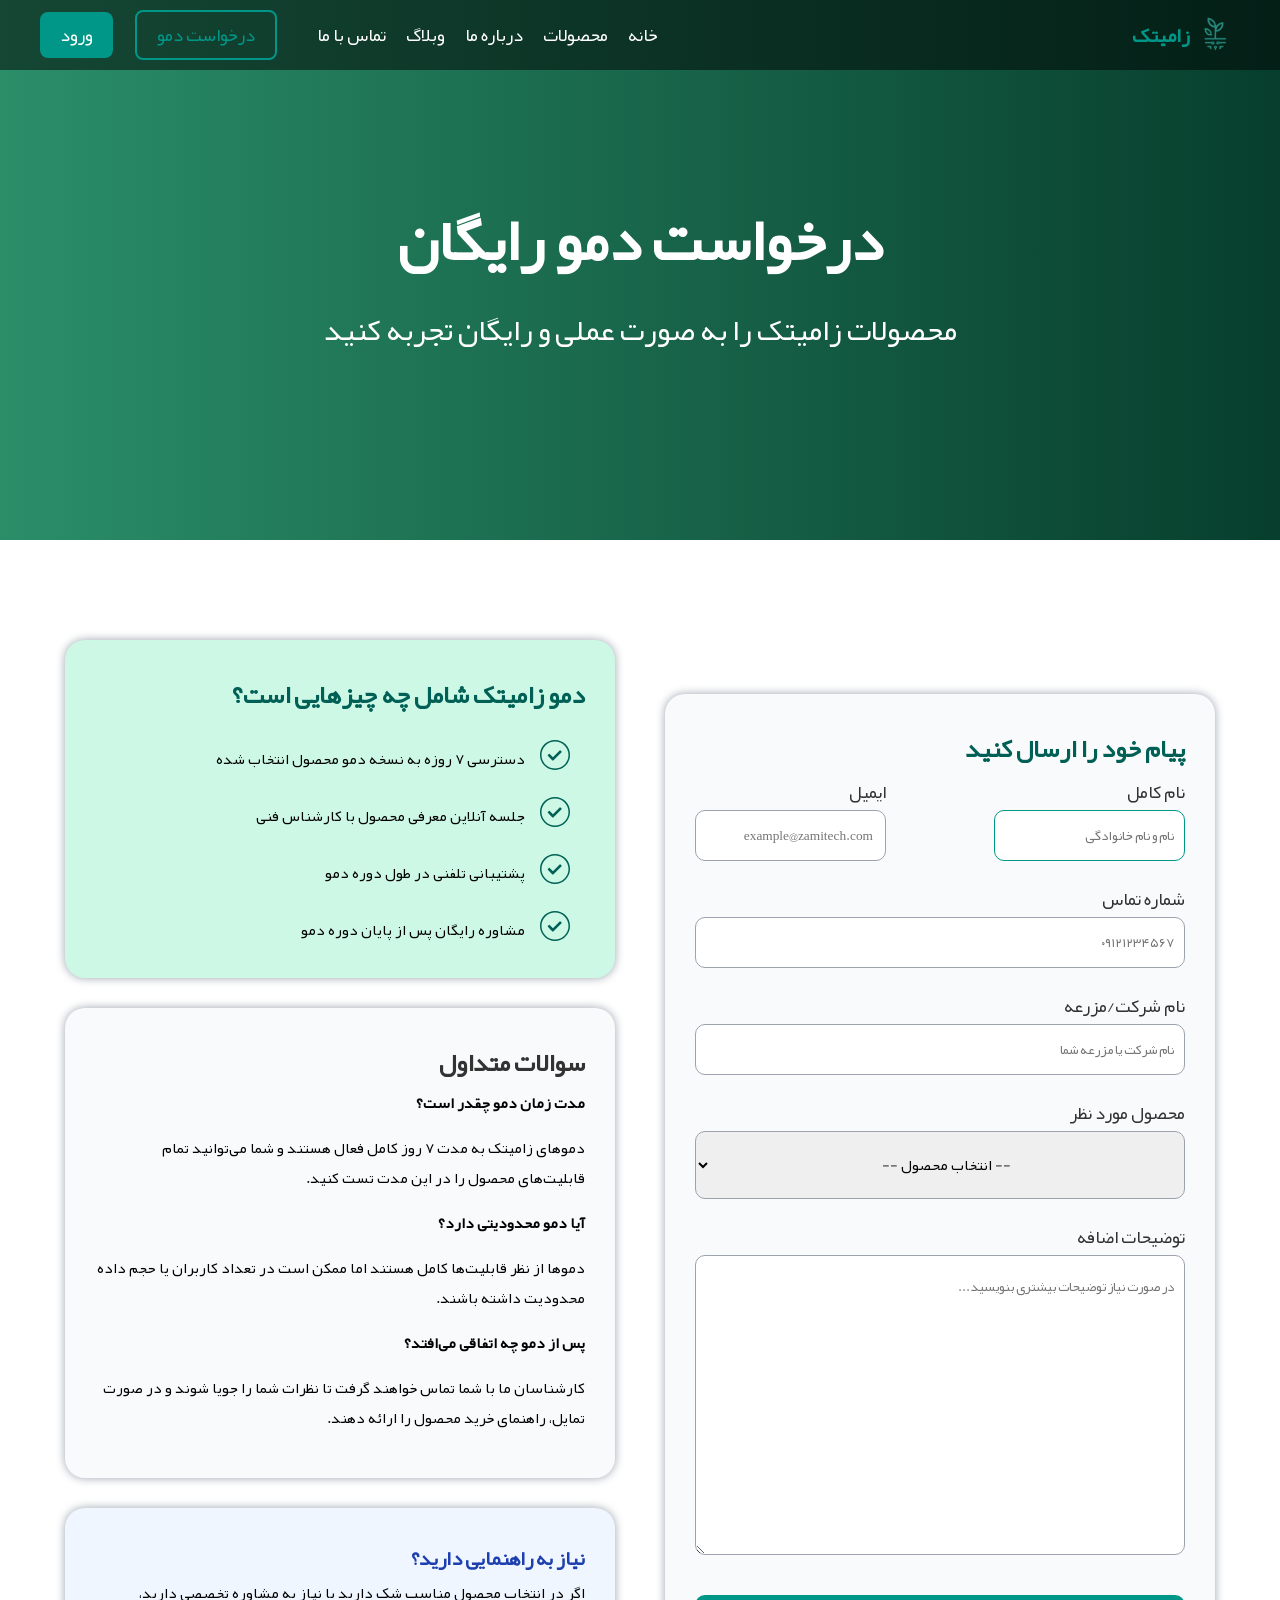
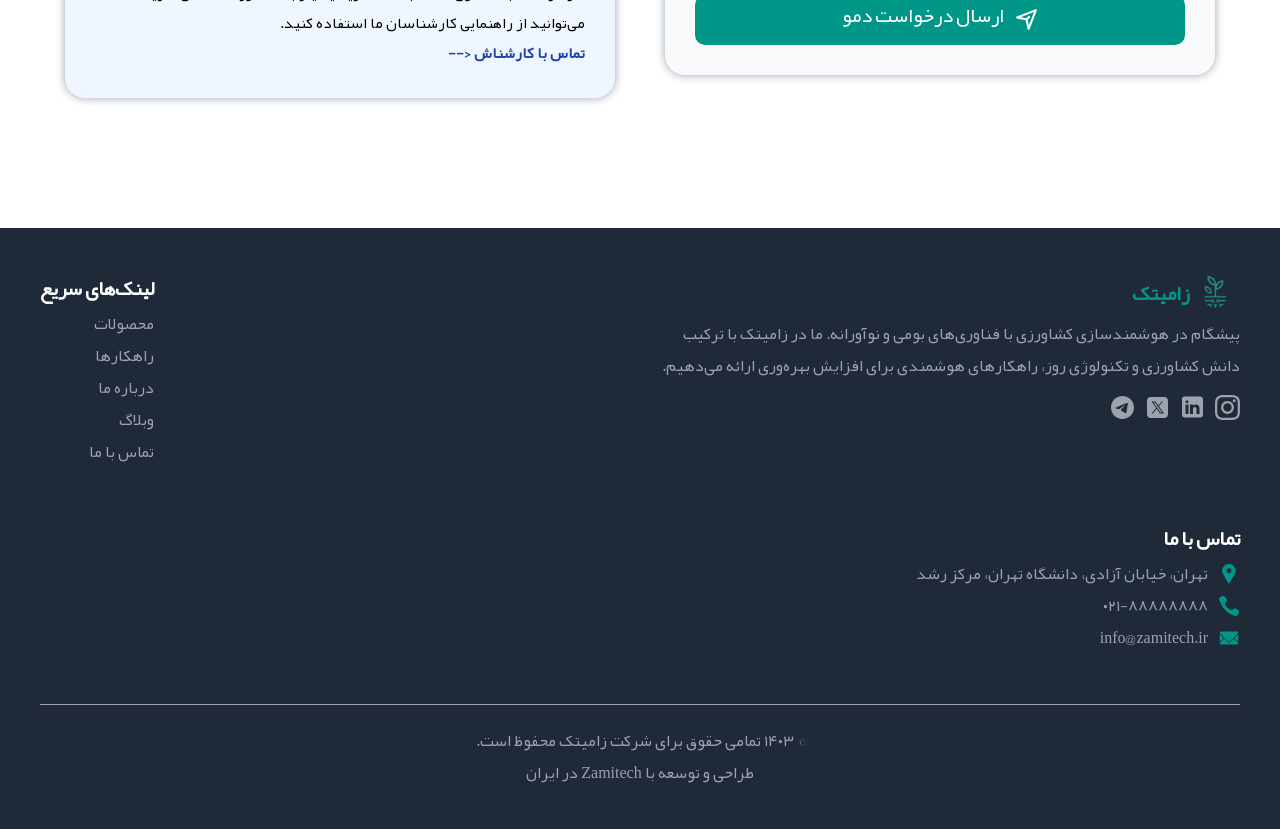
<file: request-demo.html>
<!DOCTYPE html>
<html lang="fa" dir="rtl">
  <head>
    <meta charset="UTF-8" />
    <meta name="viewport" content="width=device-width, initial-scale=1.0" />
    <meta
      name="description"
      content="شرکت فناوران نوآوری سبز زامیتک"/>
    <meta name="author" content="Ahmadreza" />
    <link
      rel="shortcut icon"
      href="/images/image.jpg"
      type="image/x-icon"/>
    <link href="https://unpkg.com/aos@2.3.1/dist/aos.css" rel="stylesheet">
    <link rel="stylesheet" href="/styles/main.css" />
  

    <title>درخواست دمو رایگان | زامیتک</title>
  </head>
  <body>
    
    <header class="header-contactUs">

        <div class="container">

            <nav class="navigation">
                <div class="nav-right">
                    <a href="/index.html" class="nav-right__wraper">
                        <img src="/images/image.png" alt="web logo" class="web-logo">
                    <div class="nav-right__title">زامیتک</div>
                    </a>
                </div>
                <div class="nav-left">
                    <div class="nav-left__menu">
                        <ul class="nav-lists">
                            <a href="/index.html"><li class="nav-item">خانه</li></a>
                            <a href="/product.html"><li class="nav-item">محصولات</li></a>
                            <a href="/about-us.html"><li class="nav-item">درباره ما</li></a>
                            <a href="#"><li class="nav-item">وبلاگ</li></a>
                            <a href="/cantact-us.html"><li class="nav-item">تماس با ما</li></a>
                        </ul>
                    </div>
                    <div class="nav-left__links">
                        <a href="/request-demo.html" class="nav-link nav-link__demo">درخواست دمو</a>
                        <a href="#" class="nav-link nav-link__login">ورود</a>
                    </div>
                           <div class="nav-menu__mobile--btn">
                                 <div></div>
                         </div>
                    <div class="nav-menu__mobile">
                        <ul class="nav-lists__mobile">
                            <a href="/index.html" class="nav-right__wraper">
                       <img src="/images/image.png" alt="web logo" class="web-logo">
                   <div class="nav-right__title">زامیتک</div>
                   </a>
                            <a href="/index.html"><li class="nav-item">خانه</li></a>
                            <a href="/product.html"><li class="nav-item">محصولات</li></a>
                            <a href="/about-us.html"><li class="nav-item">درباره ما</li></a>
                            <a href="#"><li class="nav-item">وبلاگ</li></a>
                            <a href="/cantact-us.html"><li class="nav-item">تماس با ما</li></a>
                        </ul>
                                 <div class="nav-left__links nav-links__mobile">
                                         <a href="/request-demo.html" class="nav-link nav-link__demo">درخواست دمو</a>
                                         <a href="#" class="nav-link nav-link__login">ورود</a>
                             </div>
                    </div>
                </div>
            </nav>
        </div>
            <div class="herosection-contactUs">
                <h1>درخواست دمو رایگان</h1>
                <p>محصولات زامیتک را به صورت عملی و رایگان تجربه کنید</p>
            </div>
    </header>

    <main class="main-contactUs">
        <section class="form-information ">
                <div class="container">
                    <div class="request-demo__wraper">
                    <div class="form-information__right">
                <h2>پیام خود را ارسال کنید</h2>
                <form action="">
                    <div class=" form-section1">
                        <div class="form-name form-section">
                            <label for="name">نام کامل</label>
                            <input name="name" id="name" type="text" placeholder="نام و نام خانوادگی" required autofocus  spellcheck="true" autocomplete="on">
                        </div>
                        <div class="form-email form-section">
                            <label for="email">ایمیل</label>
                            <input id="email" type="text" name="email" placeholder=" example@zamitech.com" required  spellcheck="true" autocomplete="on">
                        </div>
                    </div>
                    <div class="form-section form-section2">
                        <label for="number">شماره تماس</label>
                        <input type="text" name="number" id="number" placeholder="۰۹۱۲۱۲۳۴۵۶۷" required  spellcheck="true" autocomplete="off">
                    </div>
                    <div class="form-section form-section2">
                        <label for="company-name">نام شرکت/مزرعه</label>
                        <input type="text" name="company-name" id="company-name" placeholder="نام شرکت یا مزرعه شما"  spellcheck="true" autocomplete="off">
                    </div>
                    <div class="form-section form-section2">
                        <label for="select-product">محصول مورد نظر</label>
                        <select name="select-product" id="select-product">
                            <option disabled selected value="">-- انتخاب محصول --</option>
                            <optgroup label="محصولات">
                                <option value="">آباک - تحلیل خاک هوشمند</option>
                                <option value="">توصیه کودی هوشمند</option>
                                <option value="">پایش رشد گیاه (IoT)</option>
                                <option value="">پکیج کامل زامیتک</option>
                            </optgroup>
                        </select>
                    </div>
                    <div class="form-section form-section3">
                        <label for="product-caption">توضیحات اضافه</label>
                        <textarea name="product-caption" id="product-caption" placeholder="در صورت نیاز توضیحات بیشتری بنویسید..."></textarea>
                    </div>
                    <button type="submit">
                        <svg xmlns="http://www.w3.org/2000/svg" viewBox="0 0 24 24"><title>Artboard-156</title><g id="Share-3" data-name="Share"><path d="M21.707,2.293a1,1,0,0,0-1.069-.225l-18,7a1,1,0,0,0,.145,1.909l8.379,1.861,1.862,8.379a1,1,0,0,0,.9.78L14,22a1,1,0,0,0,.932-.638l7-18A1,1,0,0,0,21.707,2.293ZM14.262,17.568,13.1,12.319l2.112-2.112a1,1,0,0,0-1.414-1.414L11.681,10.9,6.432,9.738,19.244,4.756Z"/></g></svg>
                        <p> ارسال درخواست دمو</p>
                    </button>
                </form>
                    </div>
            <div class="form-information__left">
                <div class="information-section1">
                    <h2> دمو زامیتک شامل چه چیزهایی است؟</h2>
                    <div class="information-section1__wraper">
                        <div>
                          <svg xmlns="http://www.w3.org/2000/svg" xmlns:xlink="http://www.w3.org/1999/xlink" version="1.1" id="icons_1_" x="0px" y="0px" viewBox="0 0 128 128" style="enable-background:new 0 0 128 128;" xml:space="preserve">
<style type="text/css">
	.st0{display:none;}
	.st1{display:inline;}
	.st2{}
</style>
<g id="row2_1_" class="st0">
	<g id="_x36__3_" class="st1">
		<g id="transparent">
			<g>
				<path class="st2" d="M64,0.3C28.7,0.3,0,28.8,0,64c0,35.2,28.7,63.7,64,63.7c35.3,0,64-28.5,64-63.7C128,28.8,99.3,0.3,64,0.3z       M64,121.3C32.2,121.3,6.4,95.7,6.4,64C6.4,32.3,32.2,6.7,64,6.7c12.1,0,23.4,3.7,32.7,10.1c13.7,9.4,23.1,24.5,24.7,41.8      c0,0.5,0.1,9.8,0,10.7C118.7,98.5,94,121.3,64,121.3z M60.8,32.2c-14.5,0-19.1,13.3-19.2,25.5h9.6c-0.2-8.8,0.7-15.9,9.6-15.9      c6.4,0,9.6,2.7,9.6,9.6c0,4.4-3.4,6.6-6.4,9.6c-6.2,6-5.7,10.4-6,18.7h8.4c0.3-7.5,0.2-7.3,6.4-13.9c4.2-4.1,7.1-8.2,7.1-14.5      C80,41.2,74.6,32.2,60.8,32.2z M64.1,86.3c-3.6,0-6.4,2.9-6.4,6.4c0,3.5,2.9,6.4,6.4,6.4c3.6,0,6.4-2.9,6.4-6.4      C70.5,89.1,67.6,86.3,64.1,86.3z"/>
			</g>
		</g>
	</g>
	<g id="_x35__3_" class="st1">
		<g id="down_1_">
			<g>
				<path class="st2" d="M64,0.3C28.7,0.3,0,28.8,0,64s28.7,63.7,64,63.7c35.3,0,64-28.5,64-63.7S99.3,0.3,64,0.3z M64,121.3      C32.2,121.3,6.4,95.7,6.4,64C6.4,32.3,32.2,6.7,64,6.7c31.8,0,57.6,25.7,57.6,57.3C121.6,95.7,95.8,121.3,64,121.3z M85.7,58.1      L70.4,70.3V41.7c0-2.2-2.3-3.2-4.4-3.2H62c-2.2,0-3.9,1.8-3.9,3.9v28.4L42.3,58.1c-2.2,0-3.9,1.8-3.9,3.9v7.1L64,95.8l25.6-26.7      V62C89.6,59.8,87.8,58.1,85.7,58.1z"/>
			</g>
		</g>
	</g>
	<g id="_x34__3_" class="st1">
		<g id="up">
			<g>
				<path class="st2" d="M64,0.3C28.7,0.3,0,28.8,0,64s28.7,63.7,64,63.7c35.3,0,64-28.5,64-63.7S99.3,0.3,64,0.3z M64,121.3      C32.2,121.3,6.4,95.7,6.4,64C6.4,32.3,32.2,6.7,64,6.7c31.8,0,57.6,25.7,57.6,57.3C121.6,95.7,95.8,121.3,64,121.3z M38.4,58.9      V66c0,2.2,1.8,3.9,3.9,3.9l15.3-12.2v28.7c0,2.2,2.3,3.2,4.4,3.2H66c2.2,0,3.9-1.8,3.9-3.9V57.2l15.8,12.7      c2.2,0,3.9-1.8,3.9-3.9v-7.1L64,32.2L38.4,58.9z"/>
			</g>
		</g>
	</g>
	<g id="_x33__3_" class="st1">
		<g id="right_1_">
			<g>
				<path class="st2" d="M64,0.3C28.8,0.3,0.3,28.8,0.3,64c0,35.2,28.5,63.7,63.7,63.7c35.2,0,63.7-28.5,63.7-63.7      C127.7,28.8,99.2,0.3,64,0.3z M64,121.3C32.3,121.3,6.7,95.7,6.7,64C6.7,32.3,32.3,6.7,64,6.7c31.7,0,57.3,25.7,57.3,57.3      C121.3,95.7,95.7,121.3,64,121.3z M62,38.5c-2.2,0-3.9,1.8-3.9,3.9l12.2,15.2H41.7c-2.2,0-3.2,2.2-3.2,4.4V66      c0,2.2,1.8,3.9,3.9,3.9h28.4L58.1,85.6c0,2.2,1.8,3.9,3.9,3.9h7.1L95.8,64L69.1,38.5H62z"/>
			</g>
		</g>
	</g>
	<g id="_x32__4_" class="st1">
		<g id="left_1_">
			<g>
				<path class="st2" d="M64,0.3C28.7,0.3,0,28.8,0,64c0,35.2,28.7,63.7,64,63.7c35.3,0,64-28.5,64-63.7C128,28.8,99.3,0.3,64,0.3z       M64,121.3C32.2,121.3,6.4,95.7,6.4,64C6.4,32.3,32.2,6.7,64,6.7c31.8,0,57.6,25.7,57.6,57.3C121.6,95.7,95.8,121.3,64,121.3z       M86.4,57.6H57.6l12.3-15.2c0-2.2-1.8-3.9-3.9-3.9h-7.1L32,64l26.8,25.5H66c2.2,0,3.9-1.8,3.9-3.9L57.1,69.9h28.6      c2.2,0,3.9-1.8,3.9-3.9V62C89.6,59.9,88.6,57.6,86.4,57.6z"/>
			</g>
		</g>
	</g>
	<g id="_x31__4_" class="st1">
		<g id="left_3_">
			<g>
				<path class="st2" d="M64,0.3C28.7,0.3,0,28.8,0,64c0,35.2,28.7,63.7,64,63.7c35.3,0,64-28.5,64-63.7C128,28.8,99.3,0.3,64,0.3z       M64,121.3C32.2,121.3,6.4,95.7,6.4,64C6.4,32.3,32.2,6.7,64,6.7c31.8,0,57.6,25.7,57.6,57.3C121.6,95.7,95.8,121.3,64,121.3z       M65.3,38.5L41.6,64l23.6,25.5h13.5L54.4,64l24.4-25.5H65.3z"/>
			</g>
		</g>
	</g>
</g>
<g id="row1_1_">
	<g id="_x36__2_" class="st0">
		<g id="plus_transparent" class="st1">
			<g>
				<path class="st2" d="M64,0.3C28.7,0.3,0,28.8,0,64c0,35.2,28.7,63.7,64,63.7c35.3,0,64-28.5,64-63.7C128,28.8,99.3,0.3,64,0.3z       M64,121.3C32.2,121.3,6.4,95.7,6.4,64C6.4,32.3,32.2,6.7,64,6.7c31.8,0,57.6,25.7,57.6,57.3C121.6,95.7,95.8,121.3,64,121.3z       M84.8,60.8H70.4V46.5c0-2.6-2.2-4.8-4.8-4.8c-2.7,0-4.8,2.1-4.8,4.8v14.3H46.4c-2.7,0-4.8,2.1-4.8,4.8c0,2.6,2.1,4.8,4.8,4.8      h14.4v14.3c0,2.6,2.1,4.8,4.8,4.8c2.6,0,4.8-2.1,4.8-4.8V70.4h14.4c2.6,0,4.8-2.1,4.8-4.8C89.6,63,87.5,60.8,84.8,60.8z"/>
			</g>
		</g>
	</g>
	<g id="_x35__2_">
		<g id="error_transparent_copy">
			<g>
				<path class="st2" d="M64,0.3C28.7,0.3,0,28.8,0,64c0,35.2,28.7,63.7,64,63.7c35.3,0,64-28.5,64-63.7C128,28.8,99.3,0.3,64,0.3z       M64,121.3C32.2,121.3,6.4,95.7,6.4,64C6.4,32.3,32.2,6.7,64,6.7c31.8,0,57.6,25.7,57.6,57.3C121.6,95.7,95.8,121.3,64,121.3z       M87.2,44.5c-0.9-0.9-2.3-0.9-3.2,0L55.2,73.2L41.4,59.5c-0.9-0.9-2.3-0.9-3.2,0l-4.8,4.8c-0.9,0.9-0.9,2.3,0,3.2l15.3,15.3      c0,0,0,0,0,0l3.3,3.3l0.8,0.8l0,0l0.7,0.7c0.9,0.9,2.3,0.9,3.2,0L92,52.5c0.9-0.9,0.9-2.3,0-3.2L87.2,44.5z"/>
			</g>
		</g>
	</g>
	<g id="_x34__2_" class="st0">
		<g id="error_transparent" class="st1">
			<g>
				<path class="st2" d="M64,0.3C28.7,0.3,0,28.8,0,64c0,35.2,28.7,63.7,64,63.7c35.3,0,64-28.5,64-63.7C128,28.8,99.3,0.3,64,0.3z       M64,121.3C32.2,121.3,6.4,95.7,6.4,64C6.4,32.3,32.2,6.7,64,6.7c31.8,0,57.6,25.7,57.6,57.3C121.6,95.7,95.8,121.3,64,121.3z       M85.9,48.1L81,43.3c-0.9-0.9-2.3-0.9-3.2,0L64,57L50.2,43.3c-0.9-0.9-2.3-0.9-3.2,0l-4.9,4.8c-0.9,0.9-0.9,2.3,0,3.2L55.9,65      L42.1,78.8c-0.9,0.9-0.9,2.3,0,3.2l4.9,4.8c0.9,0.9,2.3,0.9,3.2,0L64,73.1l13.8,13.7c0.9,0.9,2.3,0.9,3.2,0l4.9-4.8      c0.9-0.9,0.9-2.3,0-3.2L72.1,65l13.8-13.7C86.8,50.4,86.8,49,85.9,48.1z"/>
			</g>
		</g>
	</g>
	<g id="_x33__2_" class="st0">
		<g id="alert_transparent" class="st1">
			<g>
				<path class="st2" d="M64,32.2c-4.4,0-8,3.3-8,7.3v24.8c0,4.1,3.6,7.3,8,7.3s8-3.3,8-7.3V39.5C72,35.4,68.4,32.2,64,32.2z       M64,0.3C28.7,0.3,0,28.8,0,64c0,35.2,28.7,63.7,64,63.7c35.3,0,64-28.5,64-63.7C128,28.8,99.3,0.3,64,0.3z M64,121.3      C32.2,121.3,6.4,95.7,6.4,64C6.4,32.3,32.2,6.7,64,6.7c31.8,0,57.6,25.7,57.6,57.3C121.6,95.7,95.8,121.3,64,121.3z M64,81.2      c-4.4,0-8,3.3-8,7.3s3.6,7.3,8,7.3s8-3.3,8-7.3S68.4,81.2,64,81.2z"/>
			</g>
		</g>
	</g>
	<g id="_x32__3_" class="st0">
		<g id="minus_transparent" class="st1">
			<g>
				<path class="st2" d="M64,0.3C28.7,0.3,0,28.8,0,64c0,35.2,28.7,63.7,64,63.7c35.3,0,64-28.5,64-63.7C128,28.8,99.3,0.3,64,0.3z       M64,121.3C32.2,121.3,6.4,95.7,6.4,64C6.4,32.3,32.2,6.7,64,6.7c31.8,0,57.6,25.7,57.6,57.3C121.6,95.7,95.8,121.3,64,121.3z       M81.6,60.8H43.2c-2.7,0-4.8,2.1-4.8,4.8c0,2.6,2.2,4.8,4.8,4.8h38.4c2.6,0,4.8-2.1,4.8-4.8C86.4,63,84.3,60.8,81.6,60.8z"/>
			</g>
		</g>
	</g>
	<g id="_x31__3_" class="st0">
		<g id="_x32__2_" class="st1">
			<g>
				<path class="st2" d="M64,0C28.7,0,0,28.7,0,64s28.7,64,64,64c35.3,0,64-28.7,64-64S99.3,0,64,0z M64,121.6      C32.2,121.6,6.4,95.8,6.4,64S32.2,6.4,64,6.4c31.8,0,57.6,25.8,57.6,57.6S95.8,121.6,64,121.6z M49.2,38.4L73.6,64L49.2,89.6      h13.5L86.4,64L62.7,38.4H49.2z"/>
			</g>
		</g>
	</g>
</g>
                        </svg>
                        </div>
                        <div>
                            <p>
                                دسترسی ۷ روزه به نسخه دمو محصول انتخاب شده
                            </p>
                        </div>
                    </div>
                    <div class="information-section1__wraper">
                        <div>
                            <svg xmlns="http://www.w3.org/2000/svg" xmlns:xlink="http://www.w3.org/1999/xlink" version="1.1" id="icons_1_" x="0px" y="0px" viewBox="0 0 128 128" style="enable-background:new 0 0 128 128;" xml:space="preserve">
<style type="text/css">
	.st0{display:none;}
	.st1{display:inline;}
	.st2{}
</style>
<g id="row2_1_" class="st0">
	<g id="_x36__3_" class="st1">
		<g id="transparent">
			<g>
				<path class="st2" d="M64,0.3C28.7,0.3,0,28.8,0,64c0,35.2,28.7,63.7,64,63.7c35.3,0,64-28.5,64-63.7C128,28.8,99.3,0.3,64,0.3z       M64,121.3C32.2,121.3,6.4,95.7,6.4,64C6.4,32.3,32.2,6.7,64,6.7c12.1,0,23.4,3.7,32.7,10.1c13.7,9.4,23.1,24.5,24.7,41.8      c0,0.5,0.1,9.8,0,10.7C118.7,98.5,94,121.3,64,121.3z M60.8,32.2c-14.5,0-19.1,13.3-19.2,25.5h9.6c-0.2-8.8,0.7-15.9,9.6-15.9      c6.4,0,9.6,2.7,9.6,9.6c0,4.4-3.4,6.6-6.4,9.6c-6.2,6-5.7,10.4-6,18.7h8.4c0.3-7.5,0.2-7.3,6.4-13.9c4.2-4.1,7.1-8.2,7.1-14.5      C80,41.2,74.6,32.2,60.8,32.2z M64.1,86.3c-3.6,0-6.4,2.9-6.4,6.4c0,3.5,2.9,6.4,6.4,6.4c3.6,0,6.4-2.9,6.4-6.4      C70.5,89.1,67.6,86.3,64.1,86.3z"/>
			</g>
		</g>
	</g>
	<g id="_x35__3_" class="st1">
		<g id="down_1_">
			<g>
				<path class="st2" d="M64,0.3C28.7,0.3,0,28.8,0,64s28.7,63.7,64,63.7c35.3,0,64-28.5,64-63.7S99.3,0.3,64,0.3z M64,121.3      C32.2,121.3,6.4,95.7,6.4,64C6.4,32.3,32.2,6.7,64,6.7c31.8,0,57.6,25.7,57.6,57.3C121.6,95.7,95.8,121.3,64,121.3z M85.7,58.1      L70.4,70.3V41.7c0-2.2-2.3-3.2-4.4-3.2H62c-2.2,0-3.9,1.8-3.9,3.9v28.4L42.3,58.1c-2.2,0-3.9,1.8-3.9,3.9v7.1L64,95.8l25.6-26.7      V62C89.6,59.8,87.8,58.1,85.7,58.1z"/>
			</g>
		</g>
	</g>
	<g id="_x34__3_" class="st1">
		<g id="up">
			<g>
				<path class="st2" d="M64,0.3C28.7,0.3,0,28.8,0,64s28.7,63.7,64,63.7c35.3,0,64-28.5,64-63.7S99.3,0.3,64,0.3z M64,121.3      C32.2,121.3,6.4,95.7,6.4,64C6.4,32.3,32.2,6.7,64,6.7c31.8,0,57.6,25.7,57.6,57.3C121.6,95.7,95.8,121.3,64,121.3z M38.4,58.9      V66c0,2.2,1.8,3.9,3.9,3.9l15.3-12.2v28.7c0,2.2,2.3,3.2,4.4,3.2H66c2.2,0,3.9-1.8,3.9-3.9V57.2l15.8,12.7      c2.2,0,3.9-1.8,3.9-3.9v-7.1L64,32.2L38.4,58.9z"/>
			</g>
		</g>
	</g>
	<g id="_x33__3_" class="st1">
		<g id="right_1_">
			<g>
				<path class="st2" d="M64,0.3C28.8,0.3,0.3,28.8,0.3,64c0,35.2,28.5,63.7,63.7,63.7c35.2,0,63.7-28.5,63.7-63.7      C127.7,28.8,99.2,0.3,64,0.3z M64,121.3C32.3,121.3,6.7,95.7,6.7,64C6.7,32.3,32.3,6.7,64,6.7c31.7,0,57.3,25.7,57.3,57.3      C121.3,95.7,95.7,121.3,64,121.3z M62,38.5c-2.2,0-3.9,1.8-3.9,3.9l12.2,15.2H41.7c-2.2,0-3.2,2.2-3.2,4.4V66      c0,2.2,1.8,3.9,3.9,3.9h28.4L58.1,85.6c0,2.2,1.8,3.9,3.9,3.9h7.1L95.8,64L69.1,38.5H62z"/>
			</g>
		</g>
	</g>
	<g id="_x32__4_" class="st1">
		<g id="left_1_">
			<g>
				<path class="st2" d="M64,0.3C28.7,0.3,0,28.8,0,64c0,35.2,28.7,63.7,64,63.7c35.3,0,64-28.5,64-63.7C128,28.8,99.3,0.3,64,0.3z       M64,121.3C32.2,121.3,6.4,95.7,6.4,64C6.4,32.3,32.2,6.7,64,6.7c31.8,0,57.6,25.7,57.6,57.3C121.6,95.7,95.8,121.3,64,121.3z       M86.4,57.6H57.6l12.3-15.2c0-2.2-1.8-3.9-3.9-3.9h-7.1L32,64l26.8,25.5H66c2.2,0,3.9-1.8,3.9-3.9L57.1,69.9h28.6      c2.2,0,3.9-1.8,3.9-3.9V62C89.6,59.9,88.6,57.6,86.4,57.6z"/>
			</g>
		</g>
	</g>
	<g id="_x31__4_" class="st1">
		<g id="left_3_">
			<g>
				<path class="st2" d="M64,0.3C28.7,0.3,0,28.8,0,64c0,35.2,28.7,63.7,64,63.7c35.3,0,64-28.5,64-63.7C128,28.8,99.3,0.3,64,0.3z       M64,121.3C32.2,121.3,6.4,95.7,6.4,64C6.4,32.3,32.2,6.7,64,6.7c31.8,0,57.6,25.7,57.6,57.3C121.6,95.7,95.8,121.3,64,121.3z       M65.3,38.5L41.6,64l23.6,25.5h13.5L54.4,64l24.4-25.5H65.3z"/>
			</g>
		</g>
	</g>
</g>
<g id="row1_1_">
	<g id="_x36__2_" class="st0">
		<g id="plus_transparent" class="st1">
			<g>
				<path class="st2" d="M64,0.3C28.7,0.3,0,28.8,0,64c0,35.2,28.7,63.7,64,63.7c35.3,0,64-28.5,64-63.7C128,28.8,99.3,0.3,64,0.3z       M64,121.3C32.2,121.3,6.4,95.7,6.4,64C6.4,32.3,32.2,6.7,64,6.7c31.8,0,57.6,25.7,57.6,57.3C121.6,95.7,95.8,121.3,64,121.3z       M84.8,60.8H70.4V46.5c0-2.6-2.2-4.8-4.8-4.8c-2.7,0-4.8,2.1-4.8,4.8v14.3H46.4c-2.7,0-4.8,2.1-4.8,4.8c0,2.6,2.1,4.8,4.8,4.8      h14.4v14.3c0,2.6,2.1,4.8,4.8,4.8c2.6,0,4.8-2.1,4.8-4.8V70.4h14.4c2.6,0,4.8-2.1,4.8-4.8C89.6,63,87.5,60.8,84.8,60.8z"/>
			</g>
		</g>
	</g>
	<g id="_x35__2_">
		<g id="error_transparent_copy">
			<g>
				<path class="st2" d="M64,0.3C28.7,0.3,0,28.8,0,64c0,35.2,28.7,63.7,64,63.7c35.3,0,64-28.5,64-63.7C128,28.8,99.3,0.3,64,0.3z       M64,121.3C32.2,121.3,6.4,95.7,6.4,64C6.4,32.3,32.2,6.7,64,6.7c31.8,0,57.6,25.7,57.6,57.3C121.6,95.7,95.8,121.3,64,121.3z       M87.2,44.5c-0.9-0.9-2.3-0.9-3.2,0L55.2,73.2L41.4,59.5c-0.9-0.9-2.3-0.9-3.2,0l-4.8,4.8c-0.9,0.9-0.9,2.3,0,3.2l15.3,15.3      c0,0,0,0,0,0l3.3,3.3l0.8,0.8l0,0l0.7,0.7c0.9,0.9,2.3,0.9,3.2,0L92,52.5c0.9-0.9,0.9-2.3,0-3.2L87.2,44.5z"/>
			</g>
		</g>
	</g>
	<g id="_x34__2_" class="st0">
		<g id="error_transparent" class="st1">
			<g>
				<path class="st2" d="M64,0.3C28.7,0.3,0,28.8,0,64c0,35.2,28.7,63.7,64,63.7c35.3,0,64-28.5,64-63.7C128,28.8,99.3,0.3,64,0.3z       M64,121.3C32.2,121.3,6.4,95.7,6.4,64C6.4,32.3,32.2,6.7,64,6.7c31.8,0,57.6,25.7,57.6,57.3C121.6,95.7,95.8,121.3,64,121.3z       M85.9,48.1L81,43.3c-0.9-0.9-2.3-0.9-3.2,0L64,57L50.2,43.3c-0.9-0.9-2.3-0.9-3.2,0l-4.9,4.8c-0.9,0.9-0.9,2.3,0,3.2L55.9,65      L42.1,78.8c-0.9,0.9-0.9,2.3,0,3.2l4.9,4.8c0.9,0.9,2.3,0.9,3.2,0L64,73.1l13.8,13.7c0.9,0.9,2.3,0.9,3.2,0l4.9-4.8      c0.9-0.9,0.9-2.3,0-3.2L72.1,65l13.8-13.7C86.8,50.4,86.8,49,85.9,48.1z"/>
			</g>
		</g>
	</g>
	<g id="_x33__2_" class="st0">
		<g id="alert_transparent" class="st1">
			<g>
				<path class="st2" d="M64,32.2c-4.4,0-8,3.3-8,7.3v24.8c0,4.1,3.6,7.3,8,7.3s8-3.3,8-7.3V39.5C72,35.4,68.4,32.2,64,32.2z       M64,0.3C28.7,0.3,0,28.8,0,64c0,35.2,28.7,63.7,64,63.7c35.3,0,64-28.5,64-63.7C128,28.8,99.3,0.3,64,0.3z M64,121.3      C32.2,121.3,6.4,95.7,6.4,64C6.4,32.3,32.2,6.7,64,6.7c31.8,0,57.6,25.7,57.6,57.3C121.6,95.7,95.8,121.3,64,121.3z M64,81.2      c-4.4,0-8,3.3-8,7.3s3.6,7.3,8,7.3s8-3.3,8-7.3S68.4,81.2,64,81.2z"/>
			</g>
		</g>
	</g>
	<g id="_x32__3_" class="st0">
		<g id="minus_transparent" class="st1">
			<g>
				<path class="st2" d="M64,0.3C28.7,0.3,0,28.8,0,64c0,35.2,28.7,63.7,64,63.7c35.3,0,64-28.5,64-63.7C128,28.8,99.3,0.3,64,0.3z       M64,121.3C32.2,121.3,6.4,95.7,6.4,64C6.4,32.3,32.2,6.7,64,6.7c31.8,0,57.6,25.7,57.6,57.3C121.6,95.7,95.8,121.3,64,121.3z       M81.6,60.8H43.2c-2.7,0-4.8,2.1-4.8,4.8c0,2.6,2.2,4.8,4.8,4.8h38.4c2.6,0,4.8-2.1,4.8-4.8C86.4,63,84.3,60.8,81.6,60.8z"/>
			</g>
		</g>
	</g>
	<g id="_x31__3_" class="st0">
		<g id="_x32__2_" class="st1">
			<g>
				<path class="st2" d="M64,0C28.7,0,0,28.7,0,64s28.7,64,64,64c35.3,0,64-28.7,64-64S99.3,0,64,0z M64,121.6      C32.2,121.6,6.4,95.8,6.4,64S32.2,6.4,64,6.4c31.8,0,57.6,25.8,57.6,57.6S95.8,121.6,64,121.6z M49.2,38.4L73.6,64L49.2,89.6      h13.5L86.4,64L62.7,38.4H49.2z"/>
			</g>
		</g>
	</g>
</g>
                            </svg>
                        </div>
                        <div>
                            
                            <p>
                            جلسه آنلاین معرفی محصول با کارشناس فنی
                        </p>
                        </div>
                    </div>
                    <div class="information-section1__wraper">
                        <div>
                             <svg xmlns="http://www.w3.org/2000/svg" xmlns:xlink="http://www.w3.org/1999/xlink" version="1.1" id="icons_1_" x="0px" y="0px" viewBox="0 0 128 128" style="enable-background:new 0 0 128 128;" xml:space="preserve">
<style type="text/css">
	.st0{display:none;}
	.st1{display:inline;}
	.st2{}
</style>
<g id="row2_1_" class="st0">
	<g id="_x36__3_" class="st1">
		<g id="transparent">
			<g>
				<path class="st2" d="M64,0.3C28.7,0.3,0,28.8,0,64c0,35.2,28.7,63.7,64,63.7c35.3,0,64-28.5,64-63.7C128,28.8,99.3,0.3,64,0.3z       M64,121.3C32.2,121.3,6.4,95.7,6.4,64C6.4,32.3,32.2,6.7,64,6.7c12.1,0,23.4,3.7,32.7,10.1c13.7,9.4,23.1,24.5,24.7,41.8      c0,0.5,0.1,9.8,0,10.7C118.7,98.5,94,121.3,64,121.3z M60.8,32.2c-14.5,0-19.1,13.3-19.2,25.5h9.6c-0.2-8.8,0.7-15.9,9.6-15.9      c6.4,0,9.6,2.7,9.6,9.6c0,4.4-3.4,6.6-6.4,9.6c-6.2,6-5.7,10.4-6,18.7h8.4c0.3-7.5,0.2-7.3,6.4-13.9c4.2-4.1,7.1-8.2,7.1-14.5      C80,41.2,74.6,32.2,60.8,32.2z M64.1,86.3c-3.6,0-6.4,2.9-6.4,6.4c0,3.5,2.9,6.4,6.4,6.4c3.6,0,6.4-2.9,6.4-6.4      C70.5,89.1,67.6,86.3,64.1,86.3z"/>
			</g>
		</g>
	</g>
	<g id="_x35__3_" class="st1">
		<g id="down_1_">
			<g>
				<path class="st2" d="M64,0.3C28.7,0.3,0,28.8,0,64s28.7,63.7,64,63.7c35.3,0,64-28.5,64-63.7S99.3,0.3,64,0.3z M64,121.3      C32.2,121.3,6.4,95.7,6.4,64C6.4,32.3,32.2,6.7,64,6.7c31.8,0,57.6,25.7,57.6,57.3C121.6,95.7,95.8,121.3,64,121.3z M85.7,58.1      L70.4,70.3V41.7c0-2.2-2.3-3.2-4.4-3.2H62c-2.2,0-3.9,1.8-3.9,3.9v28.4L42.3,58.1c-2.2,0-3.9,1.8-3.9,3.9v7.1L64,95.8l25.6-26.7      V62C89.6,59.8,87.8,58.1,85.7,58.1z"/>
			</g>
		</g>
	</g>
	<g id="_x34__3_" class="st1">
		<g id="up">
			<g>
				<path class="st2" d="M64,0.3C28.7,0.3,0,28.8,0,64s28.7,63.7,64,63.7c35.3,0,64-28.5,64-63.7S99.3,0.3,64,0.3z M64,121.3      C32.2,121.3,6.4,95.7,6.4,64C6.4,32.3,32.2,6.7,64,6.7c31.8,0,57.6,25.7,57.6,57.3C121.6,95.7,95.8,121.3,64,121.3z M38.4,58.9      V66c0,2.2,1.8,3.9,3.9,3.9l15.3-12.2v28.7c0,2.2,2.3,3.2,4.4,3.2H66c2.2,0,3.9-1.8,3.9-3.9V57.2l15.8,12.7      c2.2,0,3.9-1.8,3.9-3.9v-7.1L64,32.2L38.4,58.9z"/>
			</g>
		</g>
	</g>
	<g id="_x33__3_" class="st1">
		<g id="right_1_">
			<g>
				<path class="st2" d="M64,0.3C28.8,0.3,0.3,28.8,0.3,64c0,35.2,28.5,63.7,63.7,63.7c35.2,0,63.7-28.5,63.7-63.7      C127.7,28.8,99.2,0.3,64,0.3z M64,121.3C32.3,121.3,6.7,95.7,6.7,64C6.7,32.3,32.3,6.7,64,6.7c31.7,0,57.3,25.7,57.3,57.3      C121.3,95.7,95.7,121.3,64,121.3z M62,38.5c-2.2,0-3.9,1.8-3.9,3.9l12.2,15.2H41.7c-2.2,0-3.2,2.2-3.2,4.4V66      c0,2.2,1.8,3.9,3.9,3.9h28.4L58.1,85.6c0,2.2,1.8,3.9,3.9,3.9h7.1L95.8,64L69.1,38.5H62z"/>
			</g>
		</g>
	</g>
	<g id="_x32__4_" class="st1">
		<g id="left_1_">
			<g>
				<path class="st2" d="M64,0.3C28.7,0.3,0,28.8,0,64c0,35.2,28.7,63.7,64,63.7c35.3,0,64-28.5,64-63.7C128,28.8,99.3,0.3,64,0.3z       M64,121.3C32.2,121.3,6.4,95.7,6.4,64C6.4,32.3,32.2,6.7,64,6.7c31.8,0,57.6,25.7,57.6,57.3C121.6,95.7,95.8,121.3,64,121.3z       M86.4,57.6H57.6l12.3-15.2c0-2.2-1.8-3.9-3.9-3.9h-7.1L32,64l26.8,25.5H66c2.2,0,3.9-1.8,3.9-3.9L57.1,69.9h28.6      c2.2,0,3.9-1.8,3.9-3.9V62C89.6,59.9,88.6,57.6,86.4,57.6z"/>
			</g>
		</g>
	</g>
	<g id="_x31__4_" class="st1">
		<g id="left_3_">
			<g>
				<path class="st2" d="M64,0.3C28.7,0.3,0,28.8,0,64c0,35.2,28.7,63.7,64,63.7c35.3,0,64-28.5,64-63.7C128,28.8,99.3,0.3,64,0.3z       M64,121.3C32.2,121.3,6.4,95.7,6.4,64C6.4,32.3,32.2,6.7,64,6.7c31.8,0,57.6,25.7,57.6,57.3C121.6,95.7,95.8,121.3,64,121.3z       M65.3,38.5L41.6,64l23.6,25.5h13.5L54.4,64l24.4-25.5H65.3z"/>
			</g>
		</g>
	</g>
</g>
<g id="row1_1_">
	<g id="_x36__2_" class="st0">
		<g id="plus_transparent" class="st1">
			<g>
				<path class="st2" d="M64,0.3C28.7,0.3,0,28.8,0,64c0,35.2,28.7,63.7,64,63.7c35.3,0,64-28.5,64-63.7C128,28.8,99.3,0.3,64,0.3z       M64,121.3C32.2,121.3,6.4,95.7,6.4,64C6.4,32.3,32.2,6.7,64,6.7c31.8,0,57.6,25.7,57.6,57.3C121.6,95.7,95.8,121.3,64,121.3z       M84.8,60.8H70.4V46.5c0-2.6-2.2-4.8-4.8-4.8c-2.7,0-4.8,2.1-4.8,4.8v14.3H46.4c-2.7,0-4.8,2.1-4.8,4.8c0,2.6,2.1,4.8,4.8,4.8      h14.4v14.3c0,2.6,2.1,4.8,4.8,4.8c2.6,0,4.8-2.1,4.8-4.8V70.4h14.4c2.6,0,4.8-2.1,4.8-4.8C89.6,63,87.5,60.8,84.8,60.8z"/>
			</g>
		</g>
	</g>
	<g id="_x35__2_">
		<g id="error_transparent_copy">
			<g>
				<path class="st2" d="M64,0.3C28.7,0.3,0,28.8,0,64c0,35.2,28.7,63.7,64,63.7c35.3,0,64-28.5,64-63.7C128,28.8,99.3,0.3,64,0.3z       M64,121.3C32.2,121.3,6.4,95.7,6.4,64C6.4,32.3,32.2,6.7,64,6.7c31.8,0,57.6,25.7,57.6,57.3C121.6,95.7,95.8,121.3,64,121.3z       M87.2,44.5c-0.9-0.9-2.3-0.9-3.2,0L55.2,73.2L41.4,59.5c-0.9-0.9-2.3-0.9-3.2,0l-4.8,4.8c-0.9,0.9-0.9,2.3,0,3.2l15.3,15.3      c0,0,0,0,0,0l3.3,3.3l0.8,0.8l0,0l0.7,0.7c0.9,0.9,2.3,0.9,3.2,0L92,52.5c0.9-0.9,0.9-2.3,0-3.2L87.2,44.5z"/>
			</g>
		</g>
	</g>
	<g id="_x34__2_" class="st0">
		<g id="error_transparent" class="st1">
			<g>
				<path class="st2" d="M64,0.3C28.7,0.3,0,28.8,0,64c0,35.2,28.7,63.7,64,63.7c35.3,0,64-28.5,64-63.7C128,28.8,99.3,0.3,64,0.3z       M64,121.3C32.2,121.3,6.4,95.7,6.4,64C6.4,32.3,32.2,6.7,64,6.7c31.8,0,57.6,25.7,57.6,57.3C121.6,95.7,95.8,121.3,64,121.3z       M85.9,48.1L81,43.3c-0.9-0.9-2.3-0.9-3.2,0L64,57L50.2,43.3c-0.9-0.9-2.3-0.9-3.2,0l-4.9,4.8c-0.9,0.9-0.9,2.3,0,3.2L55.9,65      L42.1,78.8c-0.9,0.9-0.9,2.3,0,3.2l4.9,4.8c0.9,0.9,2.3,0.9,3.2,0L64,73.1l13.8,13.7c0.9,0.9,2.3,0.9,3.2,0l4.9-4.8      c0.9-0.9,0.9-2.3,0-3.2L72.1,65l13.8-13.7C86.8,50.4,86.8,49,85.9,48.1z"/>
			</g>
		</g>
	</g>
	<g id="_x33__2_" class="st0">
		<g id="alert_transparent" class="st1">
			<g>
				<path class="st2" d="M64,32.2c-4.4,0-8,3.3-8,7.3v24.8c0,4.1,3.6,7.3,8,7.3s8-3.3,8-7.3V39.5C72,35.4,68.4,32.2,64,32.2z       M64,0.3C28.7,0.3,0,28.8,0,64c0,35.2,28.7,63.7,64,63.7c35.3,0,64-28.5,64-63.7C128,28.8,99.3,0.3,64,0.3z M64,121.3      C32.2,121.3,6.4,95.7,6.4,64C6.4,32.3,32.2,6.7,64,6.7c31.8,0,57.6,25.7,57.6,57.3C121.6,95.7,95.8,121.3,64,121.3z M64,81.2      c-4.4,0-8,3.3-8,7.3s3.6,7.3,8,7.3s8-3.3,8-7.3S68.4,81.2,64,81.2z"/>
			</g>
		</g>
	</g>
	<g id="_x32__3_" class="st0">
		<g id="minus_transparent" class="st1">
			<g>
				<path class="st2" d="M64,0.3C28.7,0.3,0,28.8,0,64c0,35.2,28.7,63.7,64,63.7c35.3,0,64-28.5,64-63.7C128,28.8,99.3,0.3,64,0.3z       M64,121.3C32.2,121.3,6.4,95.7,6.4,64C6.4,32.3,32.2,6.7,64,6.7c31.8,0,57.6,25.7,57.6,57.3C121.6,95.7,95.8,121.3,64,121.3z       M81.6,60.8H43.2c-2.7,0-4.8,2.1-4.8,4.8c0,2.6,2.2,4.8,4.8,4.8h38.4c2.6,0,4.8-2.1,4.8-4.8C86.4,63,84.3,60.8,81.6,60.8z"/>
			</g>
		</g>
	</g>
	<g id="_x31__3_" class="st0">
		<g id="_x32__2_" class="st1">
			<g>
				<path class="st2" d="M64,0C28.7,0,0,28.7,0,64s28.7,64,64,64c35.3,0,64-28.7,64-64S99.3,0,64,0z M64,121.6      C32.2,121.6,6.4,95.8,6.4,64S32.2,6.4,64,6.4c31.8,0,57.6,25.8,57.6,57.6S95.8,121.6,64,121.6z M49.2,38.4L73.6,64L49.2,89.6      h13.5L86.4,64L62.7,38.4H49.2z"/>
			</g>
		</g>
	</g>
</g>
                            </svg>
                        </div>
                        <div>
                            
                            <p>
                                پشتیبانی تلفنی در طول دوره دمو
                            </p>
                        </div>
                    </div>
                    <div class="information-section1__wraper">
                        <div>
                             <svg xmlns="http://www.w3.org/2000/svg" xmlns:xlink="http://www.w3.org/1999/xlink" version="1.1" id="icons_1_" x="0px" y="0px" viewBox="0 0 128 128" style="enable-background:new 0 0 128 128;" xml:space="preserve">
<style type="text/css">
	.st0{display:none;}
	.st1{display:inline;}
	.st2{}
</style>
<g id="row2_1_" class="st0">
	<g id="_x36__3_" class="st1">
		<g id="transparent">
			<g>
				<path class="st2" d="M64,0.3C28.7,0.3,0,28.8,0,64c0,35.2,28.7,63.7,64,63.7c35.3,0,64-28.5,64-63.7C128,28.8,99.3,0.3,64,0.3z       M64,121.3C32.2,121.3,6.4,95.7,6.4,64C6.4,32.3,32.2,6.7,64,6.7c12.1,0,23.4,3.7,32.7,10.1c13.7,9.4,23.1,24.5,24.7,41.8      c0,0.5,0.1,9.8,0,10.7C118.7,98.5,94,121.3,64,121.3z M60.8,32.2c-14.5,0-19.1,13.3-19.2,25.5h9.6c-0.2-8.8,0.7-15.9,9.6-15.9      c6.4,0,9.6,2.7,9.6,9.6c0,4.4-3.4,6.6-6.4,9.6c-6.2,6-5.7,10.4-6,18.7h8.4c0.3-7.5,0.2-7.3,6.4-13.9c4.2-4.1,7.1-8.2,7.1-14.5      C80,41.2,74.6,32.2,60.8,32.2z M64.1,86.3c-3.6,0-6.4,2.9-6.4,6.4c0,3.5,2.9,6.4,6.4,6.4c3.6,0,6.4-2.9,6.4-6.4      C70.5,89.1,67.6,86.3,64.1,86.3z"/>
			</g>
		</g>
	</g>
	<g id="_x35__3_" class="st1">
		<g id="down_1_">
			<g>
				<path class="st2" d="M64,0.3C28.7,0.3,0,28.8,0,64s28.7,63.7,64,63.7c35.3,0,64-28.5,64-63.7S99.3,0.3,64,0.3z M64,121.3      C32.2,121.3,6.4,95.7,6.4,64C6.4,32.3,32.2,6.7,64,6.7c31.8,0,57.6,25.7,57.6,57.3C121.6,95.7,95.8,121.3,64,121.3z M85.7,58.1      L70.4,70.3V41.7c0-2.2-2.3-3.2-4.4-3.2H62c-2.2,0-3.9,1.8-3.9,3.9v28.4L42.3,58.1c-2.2,0-3.9,1.8-3.9,3.9v7.1L64,95.8l25.6-26.7      V62C89.6,59.8,87.8,58.1,85.7,58.1z"/>
			</g>
		</g>
	</g>
	<g id="_x34__3_" class="st1">
		<g id="up">
			<g>
				<path class="st2" d="M64,0.3C28.7,0.3,0,28.8,0,64s28.7,63.7,64,63.7c35.3,0,64-28.5,64-63.7S99.3,0.3,64,0.3z M64,121.3      C32.2,121.3,6.4,95.7,6.4,64C6.4,32.3,32.2,6.7,64,6.7c31.8,0,57.6,25.7,57.6,57.3C121.6,95.7,95.8,121.3,64,121.3z M38.4,58.9      V66c0,2.2,1.8,3.9,3.9,3.9l15.3-12.2v28.7c0,2.2,2.3,3.2,4.4,3.2H66c2.2,0,3.9-1.8,3.9-3.9V57.2l15.8,12.7      c2.2,0,3.9-1.8,3.9-3.9v-7.1L64,32.2L38.4,58.9z"/>
			</g>
		</g>
	</g>
	<g id="_x33__3_" class="st1">
		<g id="right_1_">
			<g>
				<path class="st2" d="M64,0.3C28.8,0.3,0.3,28.8,0.3,64c0,35.2,28.5,63.7,63.7,63.7c35.2,0,63.7-28.5,63.7-63.7      C127.7,28.8,99.2,0.3,64,0.3z M64,121.3C32.3,121.3,6.7,95.7,6.7,64C6.7,32.3,32.3,6.7,64,6.7c31.7,0,57.3,25.7,57.3,57.3      C121.3,95.7,95.7,121.3,64,121.3z M62,38.5c-2.2,0-3.9,1.8-3.9,3.9l12.2,15.2H41.7c-2.2,0-3.2,2.2-3.2,4.4V66      c0,2.2,1.8,3.9,3.9,3.9h28.4L58.1,85.6c0,2.2,1.8,3.9,3.9,3.9h7.1L95.8,64L69.1,38.5H62z"/>
			</g>
		</g>
	</g>
	<g id="_x32__4_" class="st1">
		<g id="left_1_">
			<g>
				<path class="st2" d="M64,0.3C28.7,0.3,0,28.8,0,64c0,35.2,28.7,63.7,64,63.7c35.3,0,64-28.5,64-63.7C128,28.8,99.3,0.3,64,0.3z       M64,121.3C32.2,121.3,6.4,95.7,6.4,64C6.4,32.3,32.2,6.7,64,6.7c31.8,0,57.6,25.7,57.6,57.3C121.6,95.7,95.8,121.3,64,121.3z       M86.4,57.6H57.6l12.3-15.2c0-2.2-1.8-3.9-3.9-3.9h-7.1L32,64l26.8,25.5H66c2.2,0,3.9-1.8,3.9-3.9L57.1,69.9h28.6      c2.2,0,3.9-1.8,3.9-3.9V62C89.6,59.9,88.6,57.6,86.4,57.6z"/>
			</g>
		</g>
	</g>
	<g id="_x31__4_" class="st1">
		<g id="left_3_">
			<g>
				<path class="st2" d="M64,0.3C28.7,0.3,0,28.8,0,64c0,35.2,28.7,63.7,64,63.7c35.3,0,64-28.5,64-63.7C128,28.8,99.3,0.3,64,0.3z       M64,121.3C32.2,121.3,6.4,95.7,6.4,64C6.4,32.3,32.2,6.7,64,6.7c31.8,0,57.6,25.7,57.6,57.3C121.6,95.7,95.8,121.3,64,121.3z       M65.3,38.5L41.6,64l23.6,25.5h13.5L54.4,64l24.4-25.5H65.3z"/>
			</g>
		</g>
	</g>
</g>
<g id="row1_1_">
	<g id="_x36__2_" class="st0">
		<g id="plus_transparent" class="st1">
			<g>
				<path class="st2" d="M64,0.3C28.7,0.3,0,28.8,0,64c0,35.2,28.7,63.7,64,63.7c35.3,0,64-28.5,64-63.7C128,28.8,99.3,0.3,64,0.3z       M64,121.3C32.2,121.3,6.4,95.7,6.4,64C6.4,32.3,32.2,6.7,64,6.7c31.8,0,57.6,25.7,57.6,57.3C121.6,95.7,95.8,121.3,64,121.3z       M84.8,60.8H70.4V46.5c0-2.6-2.2-4.8-4.8-4.8c-2.7,0-4.8,2.1-4.8,4.8v14.3H46.4c-2.7,0-4.8,2.1-4.8,4.8c0,2.6,2.1,4.8,4.8,4.8      h14.4v14.3c0,2.6,2.1,4.8,4.8,4.8c2.6,0,4.8-2.1,4.8-4.8V70.4h14.4c2.6,0,4.8-2.1,4.8-4.8C89.6,63,87.5,60.8,84.8,60.8z"/>
			</g>
		</g>
	</g>
	<g id="_x35__2_">
		<g id="error_transparent_copy">
			<g>
				<path class="st2" d="M64,0.3C28.7,0.3,0,28.8,0,64c0,35.2,28.7,63.7,64,63.7c35.3,0,64-28.5,64-63.7C128,28.8,99.3,0.3,64,0.3z       M64,121.3C32.2,121.3,6.4,95.7,6.4,64C6.4,32.3,32.2,6.7,64,6.7c31.8,0,57.6,25.7,57.6,57.3C121.6,95.7,95.8,121.3,64,121.3z       M87.2,44.5c-0.9-0.9-2.3-0.9-3.2,0L55.2,73.2L41.4,59.5c-0.9-0.9-2.3-0.9-3.2,0l-4.8,4.8c-0.9,0.9-0.9,2.3,0,3.2l15.3,15.3      c0,0,0,0,0,0l3.3,3.3l0.8,0.8l0,0l0.7,0.7c0.9,0.9,2.3,0.9,3.2,0L92,52.5c0.9-0.9,0.9-2.3,0-3.2L87.2,44.5z"/>
			</g>
		</g>
	</g>
	<g id="_x34__2_" class="st0">
		<g id="error_transparent" class="st1">
			<g>
				<path class="st2" d="M64,0.3C28.7,0.3,0,28.8,0,64c0,35.2,28.7,63.7,64,63.7c35.3,0,64-28.5,64-63.7C128,28.8,99.3,0.3,64,0.3z       M64,121.3C32.2,121.3,6.4,95.7,6.4,64C6.4,32.3,32.2,6.7,64,6.7c31.8,0,57.6,25.7,57.6,57.3C121.6,95.7,95.8,121.3,64,121.3z       M85.9,48.1L81,43.3c-0.9-0.9-2.3-0.9-3.2,0L64,57L50.2,43.3c-0.9-0.9-2.3-0.9-3.2,0l-4.9,4.8c-0.9,0.9-0.9,2.3,0,3.2L55.9,65      L42.1,78.8c-0.9,0.9-0.9,2.3,0,3.2l4.9,4.8c0.9,0.9,2.3,0.9,3.2,0L64,73.1l13.8,13.7c0.9,0.9,2.3,0.9,3.2,0l4.9-4.8      c0.9-0.9,0.9-2.3,0-3.2L72.1,65l13.8-13.7C86.8,50.4,86.8,49,85.9,48.1z"/>
			</g>
		</g>
	</g>
	<g id="_x33__2_" class="st0">
		<g id="alert_transparent" class="st1">
			<g>
				<path class="st2" d="M64,32.2c-4.4,0-8,3.3-8,7.3v24.8c0,4.1,3.6,7.3,8,7.3s8-3.3,8-7.3V39.5C72,35.4,68.4,32.2,64,32.2z       M64,0.3C28.7,0.3,0,28.8,0,64c0,35.2,28.7,63.7,64,63.7c35.3,0,64-28.5,64-63.7C128,28.8,99.3,0.3,64,0.3z M64,121.3      C32.2,121.3,6.4,95.7,6.4,64C6.4,32.3,32.2,6.7,64,6.7c31.8,0,57.6,25.7,57.6,57.3C121.6,95.7,95.8,121.3,64,121.3z M64,81.2      c-4.4,0-8,3.3-8,7.3s3.6,7.3,8,7.3s8-3.3,8-7.3S68.4,81.2,64,81.2z"/>
			</g>
		</g>
	</g>
	<g id="_x32__3_" class="st0">
		<g id="minus_transparent" class="st1">
			<g>
				<path class="st2" d="M64,0.3C28.7,0.3,0,28.8,0,64c0,35.2,28.7,63.7,64,63.7c35.3,0,64-28.5,64-63.7C128,28.8,99.3,0.3,64,0.3z       M64,121.3C32.2,121.3,6.4,95.7,6.4,64C6.4,32.3,32.2,6.7,64,6.7c31.8,0,57.6,25.7,57.6,57.3C121.6,95.7,95.8,121.3,64,121.3z       M81.6,60.8H43.2c-2.7,0-4.8,2.1-4.8,4.8c0,2.6,2.2,4.8,4.8,4.8h38.4c2.6,0,4.8-2.1,4.8-4.8C86.4,63,84.3,60.8,81.6,60.8z"/>
			</g>
		</g>
	</g>
	<g id="_x31__3_" class="st0">
		<g id="_x32__2_" class="st1">
			<g>
				<path class="st2" d="M64,0C28.7,0,0,28.7,0,64s28.7,64,64,64c35.3,0,64-28.7,64-64S99.3,0,64,0z M64,121.6      C32.2,121.6,6.4,95.8,6.4,64S32.2,6.4,64,6.4c31.8,0,57.6,25.8,57.6,57.6S95.8,121.6,64,121.6z M49.2,38.4L73.6,64L49.2,89.6      h13.5L86.4,64L62.7,38.4H49.2z"/>
			</g>
		</g>
	</g>
</g>
                            </svg>
                        </div>
                        <div>
                            
                            <p>
                                
                                مشاوره رایگان پس از پایان دوره دمو  
                            </p>
                        </div>
                    </div>
                </div>
                <div class="information-section2">
                    <h2>سوالات متداول</h2>
                    <div class="information-section2__questions">
                       <div>
                        <h3>مدت زمان دمو چقدر است؟</h3>
                        <p>دموهای زامیتک به مدت ۷ روز کامل فعال هستند و شما می‌توانید تمام قابلیت‌های محصول را در این مدت تست کنید.</p>
                       </div>
                       <div>
                        <h3>آیا دمو محدودیتی دارد؟</h3>
                        <p>دموها از نظر قابلیت‌ها کامل هستند اما ممکن است در تعداد کاربران یا حجم داده محدودیت داشته باشند.</p>
                       </div>
                       <div>
                        <h3>پس از دمو چه اتفاقی می‌افتد؟</h3>
                        <p>کارشناسان ما با شما تماس خواهند گرفت تا نظرات شما را جویا شوند و در صورت تمایل، راهنمای خرید محصول را ارائه دهند.</p>
                       </div>
                    </div>
                </div>
                <div class="information-section3__questions">
                    <h2>نیاز به راهنمایی دارید؟</h2>
                    <p>اگر در انتخاب محصول مناسب شک دارید یا نیاز به مشاوره تخصصی دارید، می‌توانید از راهنمایی کارشناسان ما استفاده کنید.</p>
                    <a href="">تماس با کارشناش <--</a>

                </div>
            </div>
                    </div>

        </section>

        </div>
    </main>

    <footer class="footer">
        <div class="container">
            <div class="footer-wraper">

                <div class="footer-about">
                <div class="footer-about__logo">
                    <img src="/images/image.png" alt="">
                    <h3 class="">زامیتک</h3>
                </div>
                <div class="footer-about__caption">
                    <p>پیشگام در هوشمندسازی کشاورزی با فناوری‌های بومی و نوآورانه. ما در زامیتک با ترکیب <br>دانش کشاورزی و تکنولوژی روز، راهکارهای هوشمندی برای افزایش بهره‌وری ارائه می‌دهیم.</p>
                    <div class="footer-about__social">
                       <a href="https://www.instagram.com/zamitech_co/?__pwa=1" target="_blank"> <svg xmlns="http://www.w3.org/2000/svg" viewBox="0 0 2476 2476" id="instagram">
  <path d="M825.4 1238c0-227.9 184.7-412.7 412.6-412.7 227.9 0 412.7 184.8 412.7 412.7 0 227.9-184.8 412.7-412.7 412.7-227.9 0-412.6-184.8-412.6-412.7m-223.1 0c0 351.1 284.6 635.7 635.7 635.7s635.7-284.6 635.7-635.7-284.6-635.7-635.7-635.7S602.3 886.9 602.3 1238m1148-660.9c0 82 66.5 148.6 148.6 148.6 82 0 148.6-66.6 148.6-148.6s-66.5-148.5-148.6-148.5-148.6 66.5-148.6 148.5M737.8 2245.7c-120.7-5.5-186.3-25.6-229.9-42.6-57.8-22.5-99-49.3-142.4-92.6-43.3-43.3-70.2-84.5-92.6-142.3-17-43.6-37.1-109.2-42.6-229.9-6-130.5-7.2-169.7-7.2-500.3s1.3-369.7 7.2-500.3c5.5-120.7 25.7-186.2 42.6-229.9 22.5-57.8 49.3-99 92.6-142.4 43.3-43.3 84.5-70.2 142.4-92.6 43.6-17 109.2-37.1 229.9-42.6 130.5-6 169.7-7.2 500.2-7.2 330.6 0 369.7 1.3 500.3 7.2 120.7 5.5 186.2 25.7 229.9 42.6 57.8 22.4 99 49.3 142.4 92.6 43.3 43.3 70.1 84.6 92.6 142.4 17 43.6 37.1 109.2 42.6 229.9 6 130.6 7.2 169.7 7.2 500.3 0 330.5-1.2 369.7-7.2 500.3-5.5 120.7-25.7 186.3-42.6 229.9-22.5 57.8-49.3 99-92.6 142.3-43.3 43.3-84.6 70.1-142.4 92.6-43.6 17-109.2 37.1-229.9 42.6-130.5 6-169.7 7.2-500.3 7.2-330.5 0-369.7-1.2-500.2-7.2M727.6 7.5c-131.8 6-221.8 26.9-300.5 57.5-81.4 31.6-150.4 74-219.3 142.8C139 276.6 96.6 345.6 65 427.1 34.4 505.8 13.5 595.8 7.5 727.6 1.4 859.6 0 901.8 0 1238s1.4 378.4 7.5 510.4c6 131.8 26.9 221.8 57.5 300.5 31.6 81.4 73.9 150.5 142.8 219.3 68.8 68.8 137.8 111.1 219.3 142.8 78.8 30.6 168.7 51.5 300.5 57.5 132.1 6 174.2 7.5 510.4 7.5 336.3 0 378.4-1.4 510.4-7.5 131.8-6 221.8-26.9 300.5-57.5 81.4-31.7 150.4-74 219.3-142.8 68.8-68.8 111.1-137.9 142.8-219.3 30.6-78.7 51.6-168.7 57.5-300.5 6-132.1 7.4-174.2 7.4-510.4s-1.4-378.4-7.4-510.4c-6-131.8-26.9-221.8-57.5-300.5-31.7-81.4-74-150.4-142.8-219.3C2199.4 139 2130.3 96.6 2049 65c-78.8-30.6-168.8-51.6-300.5-57.5-132-6-174.2-7.5-510.4-7.5-336.3 0-378.4 1.4-510.5 7.5"/>
                        </svg></a>

                       <a href=""> <svg xmlns="http://www.w3.org/2000/svg" x="0px" y="0px" width="50" height="50" viewBox="0 0 50 50">
                            <path d="M41,4H9C6.24,4,4,6.24,4,9v32c0,2.76,2.24,5,5,5h32c2.76,0,5-2.24,5-5V9C46,6.24,43.76,4,41,4z M17,20v19h-6V20H17z M11,14.47c0-1.4,1.2-2.47,3-2.47s2.93,1.07,3,2.47c0,1.4-1.12,2.53-3,2.53C12.2,17,11,15.87,11,14.47z M39,39h-6c0,0,0-9.26,0-10 c0-2-1-4-3.5-4.04h-0.08C27,24.96,26,27.02,26,29c0,0.91,0,10,0,10h-6V20h6v2.56c0,0,1.93-2.56,5.81-2.56 c3.97,0,7.19,2.73,7.19,8.26V39z"></path>
                        </svg></a>

                      <a href="">  <svg xmlns="http://www.w3.org/2000/svg" viewBox="0 0 50 50"><path d="M 11 4 C 7.134 4 4 7.134 4 11 L 4 39 C 4 42.866 7.134 46 11 46 L 39 46 C 42.866 46 46 42.866 46 39 L 46 11 C 46 7.134 42.866 4 39 4 L 11 4 z M 13.085938 13 L 21.023438 13 L 26.660156 21.009766 L 33.5 13 L 36 13 L 27.789062 22.613281 L 37.914062 37 L 29.978516 37 L 23.4375 27.707031 L 15.5 37 L 13 37 L 22.308594 26.103516 L 13.085938 13 z M 16.914062 15 L 31.021484 35 L 34.085938 35 L 19.978516 15 L 16.914062 15 z"/></svg></a>

                      <a href="">  <svg xmlns="http://www.w3.org/2000/svg" viewBox="0 0 50 50"><path d="M25,2c12.703,0,23,10.297,23,23S37.703,48,25,48S2,37.703,2,25S12.297,2,25,2z M32.934,34.375 c0.423-1.298,2.405-14.234,2.65-16.783c0.074-0.772-0.17-1.285-0.648-1.514c-0.578-0.278-1.434-0.139-2.427,0.219 c-1.362,0.491-18.774,7.884-19.78,8.312c-0.954,0.405-1.856,0.847-1.856,1.487c0,0.45,0.267,0.703,1.003,0.966 c0.766,0.273,2.695,0.858,3.834,1.172c1.097,0.303,2.346,0.04,3.046-0.395c0.742-0.461,9.305-6.191,9.92-6.693 c0.614-0.502,1.104,0.141,0.602,0.644c-0.502,0.502-6.38,6.207-7.155,6.997c-0.941,0.959-0.273,1.953,0.358,2.351 c0.721,0.454,5.906,3.932,6.687,4.49c0.781,0.558,1.573,0.811,2.298,0.811C32.191,36.439,32.573,35.484,32.934,34.375z"/></svg></a>
                    </div>
                </div>
                </div>

            <div class="footer-links">
                <h3 class="footer-titles">لینک‌های سریع</h3>
                <ul class="footer-links__items">
                    <a href="/product.html"><li class="footer-links__iteme">محصولات</li></a>
                    <a href="/product.html"><li class="footer-links__iteme">راهکارها</li></a>
                    <a href="/about-us.html"><li class="footer-links__iteme">درباره ما</li></a>
                    <a href="#"><li class="footer-links__iteme">وبلاگ</li></a>
                    <a href="/cantact-us.html"><li class="footer-links__iteme">تماس با ما</li></a>
                </ul>
            </div>

            <div class="footer-connect">
                <h3 class="footer-titles">تماس با ما</h3>
                <ul class="footer-connect__items">
                    <a href="#">
                        <svg xmlns="http://www.w3.org/2000/svg" xml:space="preserve" id="location" version="1.1" viewBox="0 0 100 100">
                        <defs>
                            <path id="SVGID_1_" d="M0 0h100v100H0z"/>
                        </defs>
                        <path d="M79.535 27.4c-.32-1.201-.971-2.48-1.452-3.6C72.324 9.96 59.741 5 49.581 5 35.98 5 21 14.12 19 32.919v3.841c0 .16.055 1.6.134 2.32 1.121 8.959 8.19 18.48 13.47 27.439 5.68 9.599 11.574 19.041 17.415 28.479 3.6-6.159 7.188-12.399 10.707-18.399.959-1.761 2.071-3.521 3.031-5.201.64-1.119 1.862-2.238 2.421-3.279C71.857 57.722 81 47.24 81 36.92v-4.24c0-1.119-1.387-5.039-1.465-5.28M49.83 46.68c-3.998 0-8.374-1.999-10.534-7.52-.322-.879-.296-2.64-.296-2.801v-2.48c0-7.038 5.976-10.239 11.175-10.239 6.4 0 11.351 5.121 11.351 11.521S56.23 46.68 49.83 46.68"/>
                        </svg>
                        <li class="footer-connect__item">تهران، خیابان آزادی، دانشگاه تهران، مرکز رشد</li>
                    </a>
                    <a href="tel:+218888888">
                        <svg xmlns="http://www.w3.org/2000/svg" viewBox="0 0 32 32" id="phone">
                            <path d="M13.216 8.064c-.382-4.394-4.966-6.55-5.16-6.638a.974.974 0 0 0-.582-.078c-5.292.878-6.088 3.958-6.12 4.086a.99.99 0 0 0 .02.54c6.312 19.584 19.43 23.214 23.742 24.408.332.092.606.166.814.234a.99.99 0 0 0 .722-.042c.132-.06 3.248-1.528 4.01-6.316a.997.997 0 0 0-.096-.612c-.068-.132-1.698-3.234-6.218-4.33a.977.977 0 0 0-.884.21c-1.426 1.218-3.396 2.516-4.246 2.65-5.698-2.786-8.88-8.132-9-9.146-.07-.57 1.236-2.572 2.738-4.2a.998.998 0 0 0 .26-.766z"/>
                            </svg>
                        <li class="footer-connect__item">
                        ۰۲۱-۸۸۸۸۸۸۸۸</li>
                    </a>
                    <a href="mailto:info@zamitech.ir">
                        <svg xmlns="http://www.w3.org/2000/svg" fill-rule="evenodd" stroke-linejoin="round" stroke-miterlimit="2" clip-rule="evenodd" viewBox="0 0 64 64" id="letter">
                        <g transform="translate(-320 -448)">
                            <path d="M376 499C377.657 499 379 497.657 379 496L379 495.987C378.996 495.211 378.692 494.449 378.121 493.879L365.657 481.414 355.536 491.536C353.583 493.488 350.417 493.488 348.464 491.536L338.343 481.414 325.879 493.879C325.308 494.449 325.004 495.21 325 495.986L325 496C325 496.796 325.316 497.559 325.879 498.121 326.441 498.684 327.204 499 328 499 331.49 499 376 499 376 499zM379 468.071L367.071 480 379 491.929 379 468.071zM325 491.929L336.929 480 325 468.071 325 491.929z"/>
                            <path d="M379,464.009L379,464C379,462.343 377.657,461 376,461L328,461C326.343,461 325,462.343 325,464L325,464.009C325.002,464.786 325.307,465.55 325.879,466.121C325.879,466.121 349.879,490.121 349.879,490.121C351.05,491.293 352.95,491.293 354.121,490.121C354.121,490.121 378.121,466.121 378.121,466.121C378.693,465.55 378.998,464.786 379,464.009Z"/>
                        </g>
                        </svg>
                        <li class="footer-connect__item">
                        info@zamitech.ir</li>
                    </a>
                </ul>
            </div>

            <div class="footer-line"></div>
            </div>
            <div class="copy-right">
                <p>© ۱۴۰۳ تمامی حقوق برای شرکت زامیتک محفوظ است.</p>
                <p>طراحی و توسعه با Zamitech در ایران</p>
            </div>
        </div>
    </footer>

    <script src="/scripts/app.js"></script>
  </body>
</html>
</file>
<file: styles/main.css>
/* ////////////////////////////////////////// */

         /* Reset css */

/* ////////////////////////////////////////// */


*,
*::before,
*::after {
  margin: 0;
  padding: 0;
  list-style: none;
  box-sizing: border-box;
  text-decoration: none;
  outline: none;
}

/* ////////////////////////////////////////// */

         /* Font Root */

/* ////////////////////////////////////////// */

@font-face {
  font-family: "yekan";
  src: url('/fonts/Yekan.woff2');
}



/* ////////////////////////////////////////// */

         /* Css Root */

/* ////////////////////////////////////////// */


:root {
    --persian-green: #009688;
    --dark-green: #006056;
    --light-sandy: #F4F1EA;
    --dark-sandy: #333333;
    --light-green: #CCF8E5;  
    --white : #ffffff;
    --shadow-box : rgb(209, 209, 209);
    --footer-backgroundcolor : #1F2937;
    --footer-color : #9CA3AE;
}

html {
  font-size: 62.5%;
}
body {
    height: 200vh;
  scroll-behavior: smooth;
    font-family: "yekan";
}


/* ////////////////////////////////////////// */

         /* index.Css */

/* ////////////////////////////////////////// */


.header{
    height: 100vh;

}


/* ////////////////////////////////////////// */

         /* Header Video  */

/* ////////////////////////////////////////// */


.loading-video {
  position: absolute;
  top: 0;
  left: 0;
  width: 100%;
  height: 100%;
  object-fit: cover;
  filter: brightness(0.5);
  z-index: -1000; 
}





/* ////////////////////////////////////////// */

         /* navigation Bar */

/* ////////////////////////////////////////// */




.navigation{
    display: flex;
    justify-content: space-between;
    align-items: center;
    position: fixed;
    top: 0;
    right: 0rem;
    left: 0rem;
    padding: 1rem 4rem;
    background-color: rgba(0, 0, 0,0.5);
    z-index: 1000;
}
.nav-right{
    display: flex;
    justify-content: center;
    align-items: center;

}
.nav-menu__mobile--btn{
    width: 4rem;
    height: 4rem;
    border-radius: 0.5rem;
    display: none;
}
.nav-menu__mobile--btn div{
    display: block;
    width: 3rem;
    height: 0.2rem;
    background-color: var(--white);
    position: relative;
    top: 1.8rem;
    right: 0.5rem;
    border-radius: 2rem;

}
.nav-menu__mobile--btn div::before{    
    content: "";
    width: 3rem;
    height: 0.2rem;
    background-color: var(--white);
    position: absolute;
    top: -0.7rem;
    border-radius: 2rem;
    transition: 0.1s linear;

}
.nav-menu__mobile--btn div::after{    
    content: "";
    width: 3rem;
    height: 0.2rem;
    background-color: var(--white);
    position: absolute;
    bottom: -0.7rem;
    border-radius: 2rem;
    transition: 0.1s linear;

}
.nav__btn--open div{
  background-color: transparent;
  
}
.nav__btn--open div::before{
  transform: translateY(8px) rotate(45deg);
    
}
.nav__btn--open div::after{
  transform: translateY(-6px) rotate(-45deg);

}
.nav-right__wraper{
            display: flex;
    justify-content: center;
    align-items: center;
}
.web-logo{
    width: 5rem;
}
.nav-right__title{
    color: var(--persian-green);
    font-size: 2rem;
    font-weight: bold;
}
.nav-left{
    display: flex;
    justify-content: space-between;
    align-items: center;
    column-gap: 2rem;
}

.nav-lists{
    display: flex;
    justify-content: space-evenly;
    align-items: center;
    column-gap: 2rem;

}
.nav-item{
    color: var(--white);
    font-size: 1.8rem;
    position: relative;

}
.nav-item:hover{
    color: var(--persian-green);

}
.nav-item::after{
    display: block;
    content: "";
    position: absolute;
    width: 0;
    height: 0.2rem;
    background-color: var(--dark-green);
    transition: 0.2s linear;
}
.nav-item:hover:after{
    width: 100%;
    
}
.nav-link{
    color: var(--dark-sandy);
    font-size: 1.8rem;
    background-color: var(--persian-green);
    border-radius: 0.8rem;
    padding:0.5rem 2rem;
    text-align: center;
    display: inline-flex;
    justify-content: center;
    align-items: center;
    margin-right: 2rem;
}
.nav-link__demo{
    background-color: transparent;
    border: 2px solid var(--persian-green);
    color: var(--persian-green);
    transition: 0.2s linear;
}
.nav-link__demo:hover{
    background-color: var(--light-green);
}
.nav-link__login{
    color: var(--white);
    transition: 0.2s linear;

}
.nav-link__login:hover{
    background-color: var(--dark-green);
}





/* ////////////////////////////////////////// */

         /* Navigeation Bar Mobile */

/* ////////////////////////////////////////// */





.nav-menu__mobile{
    display: none;
    width: 70%;
    background-color: var(--light-green);
    padding: 4rem 3rem;
    position: fixed;
    right: -400px;
    bottom: 0;
    top: 0;
    transition: 0.3s linear;
}
.nav-menu--open{
    right: 0px;
}
.nav-lists__mobile .nav-right__wraper{
    margin-bottom: 3rem;
    margin-right: -1.5rem;
}
.nav-lists__mobile{
    display: flex;
    flex-direction: column;
    justify-content: center;
    align-items: flex-start;
}
.nav-lists__mobile .nav-item{
    padding: 1rem;
    color: var(--dark-sandy);
}





/* ////////////////////////////////////////// */

         /* herosection */

/* ////////////////////////////////////////// */





.herosection{
    display: flex;
    flex-direction: column;
    justify-content: center;
    align-items: center;
    margin-top: 20rem;
}
.herosection__title{
    display: flex;
    flex-direction: column;
    justify-content: center;
    align-items: center;  
    text-align: center;  
 }     
.herosection__title h1{
    color: var(--persian-green);
    font-size: 10rem;
}
.herosection__title p{
        color: var(--light-sandy);
    font-size: 5rem;
    margin-top: -4rem;
}   
.herosection__title span{
    color: var(--dark-green);
}  
.herosection__links{
    margin-top: 4rem;
    display: flex;
    justify-content: center;
    align-items: center;
    flex-wrap: wrap;
    row-gap: 2rem;
}
.herosection__links a{
    color: var(--white);
    font-size: 1.8rem;
    padding: 1rem 2rem;
    background-color: var(--persian-green);
    border-radius: 0.8rem;
    margin: 0 1rem;
    transition: 0.2s linear;
}
.herosection__links a:hover{
    background-color: var(--dark-green);
}
.herosection__scroolbar{
    width: 3rem;
    height: 5rem;
    background-color: transparent;
    border: 2px solid var(--white);
    border-radius: 2rem;
    margin-top: 8rem;
    display: flex;
    justify-content: center;
    align-items: flex-start;
    padding: 0.5rem 0;

}
.herosection__scroolbar div{
    width: 1rem;
    height: 1rem;
    background-color: var(--white);
    border-radius: 50%;
    animation-name: scroolbar;
    animation-timing-function: linear;
    animation-duration: 1.3s;
    animation-iteration-count: infinite;
}
@keyframes scroolbar{
    0%{

    }
    100%{
        /* height: 1.5rem; */
        transform: translateY(2.5rem);
    }
}





/* ////////////////////////////////////////// */

         /* Main */

/* ////////////////////////////////////////// */





.main{
    text-align: center;
}
.main-title{
    color: var(--dark-green);
    font-size: 3rem;
    margin-bottom: 4rem ;
    margin-top: -10rem;
}
.main-fichurs{
    display: flex;
    justify-content: center;
    align-items: center;
    flex-wrap: wrap;
    flex-grow: 1;
    gap: 3rem;
    padding: 0 2rem;
}
.fichurs-card{
    width: 40rem;
    height: 25rem;
    border-radius: 2rem;
    box-shadow: 0rem 0.5rem 1rem var(--shadow-box);
    padding: 2rem;

}
.fichurs-card:hover{
    outline: 2px solid var(--persian-green);
    cursor: pointer;

}
.fichurs-card svg{
    width: 6rem;
    background-color: var(--light-green);
    border-radius: 50%;
    padding: 1.5rem;
    fill: var(--dark-green);
}
.fichurs-card:hover svg{
    background-color: var(--dark-green);
    fill: var(--white);
    transition: background-color 0.3s linear;

}
.card-caption{
    text-align: right;
    margin-top: 2rem;
}
.card-caption h2{
    font-size: 2rem;
}
.card-caption p{
    font-size: 1.6rem;

}
.main-services{
    background-color: rgb(237, 237, 237);
    padding: 10rem 0;
    margin-top: 10rem;
}
.main-services__title{
    color: var(--dark-sandy);
    font-size: 3rem;
    /* margin-top: 20rem; */
}
.main-services__caption{
        color: var(--dark-sandy);
    font-size: 2rem;
}
.main-services__cards{
    display: flex;
    justify-content: center;
    align-items: center;
    margin-top: 4rem;
    gap: 3rem;
    flex-wrap: wrap;
    flex-grow: 1;
}
.main-services__card{
    width: 40rem;
    height: 40rem;
    border-radius: 2rem;
    overflow: hidden;
    background-color: var(--white);
    box-shadow: 0px 0px 15px var(--shadow-box);
    transition: 0.2s linear;
}
.main-services__card:hover{
    cursor: pointer;
    transform: scale(1.03);
    box-shadow: 0px 0px 20px var(--shadow-box);

}
.card-img{
    width: 100%;
    height: 20rem;
    display: flex;
    justify-content: center;
    align-items: center;
}
#card-img__layyer{
    background: linear-gradient(to right , #3FD69F , #13A173);
}
#card-img__cpu{
    background: linear-gradient(to right , #FBC32C ,#E08A15);
}
#card-img__thundar{
    background: linear-gradient(to right , #6AABFB , #3B77F0);
}

.main-services__card svg{
      fill: var(--white);
    width: 7rem;

}
.card-caption{
    padding: 2rem;

}
.card-caption h3{
    font-size: 2rem;
}
.card-caption p{
    font-size: 1.6rem;

}
.card-caption a{
    display: block;
    color: var(--dark-green);
    font-size: 1.4rem;
    margin-top: 1rem;
    font-weight: bold;
}



.main-connection{
    background-color: var(--dark-green);
    padding: 10rem 0;
}
.main-connection h2{
    font-size: 3.5rem;
    color: var(--white);
}
.main-connection p{
    font-size: 2rem;
    color: var(--white);
}
.main-connection .herosection__links a{
    border: 1px solid var(--white);
}




/* ////////////////////////////////////////// */

         /* Footer */

/* ////////////////////////////////////////// */




.footer{

    background-color: var(--footer-backgroundcolor);
    padding: 4rem 2rem;
}
.footer-wraper{
    display: flex;
    justify-content: space-between;
    align-items: flex-start;
    column-gap: 10rem;
    row-gap: 5rem;
    flex-wrap: wrap;
    flex-grow: 1;

}

.footer-about__logo{
        display: flex;
    justify-content: flex-start;
    align-items: center;
}
.footer-about__logo img{
    width: 5rem;
}
.footer-about__logo h3{
     color: var(--persian-green);
    font-size: 2rem;
    font-weight: bold;
}
.footer-about__caption{
    color: var(--footer-color);
    font-size: 1.6rem;
}
.footer-about__social{
    display: flex;
    justify-content: flex-start;
    align-items: center;
    column-gap: 1rem;
}
.footer-about__social svg{
    width: 2.5rem;
    fill: var(--footer-color);
    transition: 0.2s linear;
}
.footer-about__social svg:hover{
    fill: var(--white);
    transform: scale(1.2);
}
.footer-titles{
    color: var(--white);
    font-size: 2rem;
    font-weight: bold;
}

.footer-links__iteme{
    color: var(--footer-color);
    font-size: 1.6rem;
}
.footer-links__iteme:hover{
    color: var(--white);
}
.footer-connect__items svg{
    fill: var(--persian-green);
    width: 2.2rem;

}
.footer-connect__items a{
    display: flex;
    column-gap: 1rem;
}
.footer-connect__item{
        color: var(--footer-color);
    font-size: 1.6rem;

}
.footer-connect__item:hover{
    color: var(--white);
}
.footer-line{
    width: 100%;
    height: 0.1rem;
    background-color: var(--footer-color);
}
.copy-right{
    text-align: center;
    margin-top: 2rem;
}
.copy-right p{
    color: var(--footer-color);
    font-size: 1.6rem;
}





/* ////////////////////////////////////////// */

         /* product.css */

/* ////////////////////////////////////////// */





.header-product{
    background-image: url('/images/pexels-fotios-photos-1301856.jpg');
    width: 100%;
    height: 70rem;
    background-position: bottom;
    background-repeat: no-repeat;
    background-size: cover;

}
.herosection-product{
    padding-top: 5rem;
}
.tab-content {
  display: none;
}
.tab-content.active {
  display: block;
}
.search-product__wraper{
    display: flex;
    justify-content: center;
    column-gap: 40rem;
    row-gap: 2rem;
    align-items: center;
    flex-wrap: wrap;
    margin: 5rem 0;
}
.search-product form{
    border: 1.5px solid var(--footer-color);
    border-radius: 3rem;
    display: flex;
    justify-content: space-around;
    align-items: center;
    padding: 1rem;
    width: 30rem;

}
.search-product form input{
    border: none;
    outline: none;
    padding: 0.5rem 2rem;
    border-radius: 2rem;
}
::placeholder{
    font-family: "yekan";
}
.search-product__btn{
    border: none;
    outline: none;
    background-color: transparent;
}
.search-product__btn svg{
    fill: var(--footer-color);
    width: 2rem;
}
.search-product__items{
    display: flex;
    justify-content: center;
    align-items: center;
    column-gap: 1rem;
    overflow-x: auto;
    white-space: nowrap;
}
.search-product__item{
    display: inline-block;
    background-color: var(--white);
    color: var(--dark-sandy);
    padding: 0.5rem 1rem;
    border-radius: 2rem;
    font-size: 1.6rem;
    border: 1px solid var(--footer-color);
    flex: 0 0 auto;
}

.search-product__item.tab.active {
  color: white; 
  background-color: #4CAF50; 
}


.spisuial-pakage__wraper{
    max-width: 130rem;
    height: 50rem;
    background: linear-gradient(to right , #3FD69F , #13A173);
    margin: 0 auto;
    border-radius: 2rem;
    display: flex;
    justify-content: space-between;
    align-items: center;
    overflow: hidden;
    margin: 5rem auto;

}
.spisuial-pakage__right{
    display: flex;
    flex-direction: column;
    justify-content: center;
    align-items: flex-start;
    flex-basis: 50%;
    padding: 0 2rem;
}
.spisuial-affer{
    display: flex;
    justify-content: center;
    align-items: center;
}
.spisuial-affer div{
    background-color: #FBBF24;
    padding: 0.5rem 1rem;
    border-radius: 2rem;
    color: var(--dark-sandy);
    font-size: 1.2rem;
    font-weight: bold;
}
.spisuial-pakage h2{
    color: var(--white);
    font-size: 3rem;
}
.spisuial-pakage p{
    color: var(--white);
    font-size: 2rem;
}
.spisuial-pakage__lists{
    margin-top: 3rem;
}
.spisuial-pakage__lists li{
    color: var(--white);
    font-size: 2rem;
    white-space: nowrap;

}
.spisuial-pakage__lists li::before{
    content: "";
  display: inline-block;
  width: 20px; 
  height: 20px; 
  background-image: url('/images/reshot-icon-check-SKUA2PMXWE.svg');
  margin:0 10px; 
}
.spisuial-pakage__right--links a{
    border: 2px solid var(--white);
}
.spisuial-pakage__left{
    display: flex;
    flex-direction: column;
    justify-content: center;
    align-items: flex-start;
    flex-basis: 50%;
}

.spisuial-pakage__left{
    display: flex;
    justify-content: center;
    align-items: center;
    flex-basis: 50%;
    width: 100%;
    height: 100%;
    background: url('/images/pexels-ron-lach-7944411.jpg');
     background-position: bottom;
    background-repeat: no-repeat;
    background-size: cover;
}
.cards-pakage__wraper{
     display: flex;
    justify-content: center;
    align-items: center;
    flex-wrap: wrap;
    flex-grow: 1;
   column-gap: 4rem;
    row-gap: 1.5rem;
    margin-top: 10rem;
}
.card-pakage{
    width: 40rem;
    height: 55rem;
    border: 1px solid var(--footer-color);
    border-radius: 2rem;
    box-shadow: 0px 0px 15px var(--shadow-box);
    overflow: hidden;

}
.card-pakage__img{
    padding:2rem 2rem;
}
.card-pakage__img--1{
    width: 100%;
    height: 50%;
    background: url('/images/pexels-ron-lach-7944411.jpg');
    background-position: bottom;
    background-repeat: no-repeat;
    background-size: cover;
}
.card-pakage__img--2{
    width: 100%;
    height: 50%;
    background: url('/images/pexels-minan1398-771319.jpg');
    background-position: bottom;
    background-repeat: no-repeat;
    background-size: cover;
}
.card-pakage__img--3{
    width: 100%;
    height: 50%;
    background: url('/images/pexels-isaquepereira-394376.jpg');
    background-position: bottom;
    background-repeat: no-repeat;
    background-size: cover;
}
.card-pakage__img .spisuial-affer{
    display: flex;
    justify-content: space-between;
    align-items: center;
}
.card-pakage__img .spisuial-affer :nth-child(odd){
    background-color: var(--persian-green);
    color: var(--white);
}
.card-pakage__img .spisuial-affer :nth-child(even){
    background-color: var(--dark-green);
    color: var(--white);
}
.card-pakage__captions{
    padding: 1rem 1.5rem;
}
.card-pakage__captions h2{
    color: var(--footer-backgroundcolor);
    font-size: 2rem;
}
.card-pakage__captions p{
    color: var(--footer-backgroundcolor);
    font-size: 1.5rem;
    margin: 1rem 0;
}
.card-pakage__price{
    display: flex;
    justify-content: space-between;
    align-items: center;
}
.card-pakage__price :nth-child(even){
    color: var(--persian-green);
    font-weight: bold;
}
.card-pakage__footer{
        display: flex;
    justify-content: space-between;
    align-items: center;
    padding: 0 2rem;
}
.card-pakage__footer a{
    color: var(--persian-green);
    font-size: 1.5rem;
    font-weight: bold;
}
.card-pakage__footer :nth-child(even){
    color: var(--white);
    background-color: var(--persian-green);
    padding: 0.5rem 1.5rem;
    border-radius: 1rem;
}
.main-connection__product{
    text-align: center;
}
.cards-pakage .see-product{
    display: flex;
    justify-content: center;
    align-items: center;
    margin: 8rem 0 ;
}




/* ////////////////////////////////////////// */

         /* about-us.css */

/* ////////////////////////////////////////// */



.about-zamitech{
margin-bottom: 20rem;
}
.about-zamitech__wraper{
    max-width: 130rem;
    height: 50rem;
    display: flex;
    justify-content: center;
    align-items: center;
    margin: 0 auto;
}
.about-zamitech__right{
    display: flex;
    justify-content: center;
    align-items: center;
    flex-basis: 50%;
    width: 100%;
    height: 100%;
}
.about-zamitech__right img{
    width: 90%;
    border-radius: 2rem;
}
.about-zamitech__left{
    display: flex;
    flex-direction: column;
    justify-content: center;
    align-items: flex-start;
    flex-basis: 50%;
    padding: 0rem 4rem;
}
.about-zamitech__left h2{
    color: var(--dark-green);
    font-size: 3rem;
    margin-top: 2rem;
}
.about-zamitech__left p{
    color: var(--dark-sandy);
    font-size: 2rem;
    text-align: right;
    margin: 2rem;
}
.about-zamitech__leftboxes{
    display: flex;
    justify-content: center;
    align-items: center;
    column-gap: 5rem;
    row-gap: 2rem;
    flex-wrap: wrap;

}
.about-zamitech__leftbox{
        background-color: var(--light-green);
    border-radius: 2rem;
    padding: 1rem 2rem;
}
.about-zamitech__leftbox h3{
    color: var(--dark-green);
    font-size: 3rem;
}
.about-zamitech__leftbox h4{
    color: var(--dark-sandy);
    font-size: 1.5rem;
}
.fichurs-card__aboutus {
    height: auto;
}
.card-caption__aboutus .spisuial-pakage__lists li{
    color: var(--dark-sandy);
    font-size: 1.3rem;
    white-space: wrap;
    margin-right: -1rem;
}

.main-aboutus__card{
    height: 45rem;
    width: 30rem;
}
.main-aboutus__card h4{
    color: var(--dark-green);
    font-size: 1.5rem;
}

#card-img__aboutus1{
    background: url('/images/photo_2025-05-26_14-35-31.jpg');
    background-position: center;
    background-repeat: no-repeat;
    background-size: cover;
    height: 50%;

}
#card-img__aboutus2{
    background: url('/images/photo_2025-05-26_14-26-01.jpg');
    background-position: top;
    background-repeat: no-repeat;
    background-size: cover;
    height: 50%;

}
#card-img__aboutus3{
    background: url('/images/photo_2025-05-26_14-30-14.jpg');
    background-position: top;
    background-repeat: no-repeat;
    background-size: cover;
    height: 50%;

}
#card-img__aboutus4{
    background: url('/images/photo_2025-05-26_14-25-34.jpg');
    background-position: top;
    background-repeat: no-repeat;
    background-size: cover;
    height: 50%;
}



/* ////////////////////////////////////////// */

         /* contact-us.css */

/* ////////////////////////////////////////// */




.herosection-contactUs{
    background: linear-gradient(to right , #2a8e69 , #073e2d);
    width: 100%;
    height: 60vh;
    display: flex;
    flex-direction: column;
    justify-content: center;
    align-items: center;
    text-align: center;
    padding: 0 2rem;

}
.herosection-contactUs h1{
    color: var(--white);
    font-size: 6rem;
}
.herosection-contactUs p{
    color: var(--white);
    font-size: 3rem;
}



.form-information{
    display: flex;
    justify-content: center;
    align-items: center;
    flex-wrap: wrap;
    column-gap: 4rem;
    row-gap: 2rem;
    flex-grow: 1;
    margin: 10rem auto;
}
.form-information__right{
    width: 55rem;
    border-radius: 2rem;
    box-shadow: 0px 0px 10px var(--footer-color);
    background-color: #F9FAFB;
    padding: 3rem;
    
}
.form-information__right h2{
    color: var(--dark-green);
    font-size: 2.5rem;
}
.form-section{
    display: flex;
    flex-direction: column;
    justify-content: center;
    align-items: flex-start;
}
.form-section1{
    display: flex;
    justify-content: space-between;
    align-items: center;
    flex-wrap: wrap; 
     column-gap: 2rem;

}
.form-information__right input , textarea{
    transition:border 0.2s linear;

}
.form-information__right input:focus{
    border: 1px solid var(--persian-green);
}
.form-information__right textarea:focus{
    border: 1px solid var(--persian-green);
}
.form-name label{
    color: var(--dark-sandy);
    font-size: 1.8rem;
}
.form-name input{
    width: 100%;
    padding: 1.7rem 1rem;
    outline: none;
    border: none;
    border-radius: 1rem;
    border: 1px solid var(--footer-color);
}
.form-email label{
    color: var(--dark-sandy);
    font-size: 1.8rem;
}
.form-email input{
    width: 100%;
    padding: 1.7rem 1rem;
    outline: none;
    border: none;
    border-radius: 1rem;
    border: 1px solid var(--footer-color);
}
.form-section2{
    margin: 2rem 0;
}
.form-section2 label{
    color: var(--dark-sandy);
    font-size: 1.8rem;
}
.form-section2 input{
    width: 100%;
    padding: 1.7rem 1rem;
    outline: none;
    border: none;
    border-radius: 1rem;
    border: 1px solid var(--footer-color);

}
.form-section3 label{
    color: var(--dark-sandy);
    font-size: 1.8rem;
}
.form-section3 textarea{
    width: 100%;
    min-height: 30rem;
    resize: vertical;
    padding: 1.7rem 1rem;
    outline: none;
    border: none;
    border-radius: 1rem;
    border: 1px solid var(--footer-color);

}
.form-information__right button{
    width: 100%;
    height: 5rem;
    display: flex;
    justify-content: center;
    align-items: center;
    column-gap: 1rem;
    color: var(--white);
    background-color: var(--persian-green);
    border: none;
    outline: none;
    border-radius: 1rem;
    font-size: 2rem;
    font-family: "yekan";
    margin-top: 4rem;
}
.form-information__right button:hover{
    cursor: pointer;
    background-color: var(--dark-green);
    transition: 0.2s linear;
}
.form-information__right button svg{
    fill: var(--white);
    width: 2.5rem;
}
.form-information__right button p{
    margin-top: -1rem;
}
.form-information__left{

    width: 55rem;

}
.information-section1{
    border-radius: 2rem;
    box-shadow: 0px 0px 10px var(--footer-color);
    background-color: var(--light-green);
    padding: 3rem;
    display: flex;
    flex-direction: column;
    justify-content: center;
    align-items: flex-start;
    row-gap: 2rem;
}
.information-section1 h2{
        color: var(--dark-green);
    font-size: 2.5rem;
}
.information-section1__wraper{
    display: flex;
    justify-content: flex-start;
    align-items: center;
}

.information-section1 svg{
    fill: var(--dark-green);
    width: 3rem;
    margin: 0 1.5rem;
}
.information-section1__wraper h3{
    font-size: 1.5rem;

}
.information-section1__wraper p{
    font-size: 1.5rem;
}
.information-section2{
    border-radius: 2rem;
    box-shadow: 0px 0px 10px var(--footer-color);
    background-color: #F9FAFB;
    padding: 3rem;
    margin: 3rem 0;
}
.information-section2 h2{
    color: var(--dark-sandy);
    font-size: 2.5rem;
}
.information-section2__socials{
    display: flex;
    justify-content: center;
    align-items: center;
    flex-wrap: nowrap;
    column-gap: 2rem;
}
.information-section2__socials svg{
    fill: var(--white);
    width: 3rem;
}
.information-section2__socials a{
    width: 5rem;
    height: 5rem;
    display: flex;
    justify-content: center;
    align-items: center;
    border-radius: 1rem;
}
.information-section2__socials #instagram{
    background-color: blueviolet;
}
.information-section2__socials #linkdin{
    background-color: rgb(14, 16, 167);
}
.information-section2__socials #x{
    background-color: rgb(0, 0, 0);
}
.information-section2__socials #telegram{
    background-color: rgb(43, 171, 226);
}
.information-section3{
    border-radius: 2rem;
    box-shadow: 0px 0px 10px var(--footer-color);
    background-color: #F9FAFB;
    padding: 3rem;
}
.information-section3 h2{
     color: var(--dark-sandy);
    font-size: 2.5rem;
}
.work-times{
    display: flex;
    justify-content: space-between;
    align-items: center;
    flex-wrap: wrap;
    font-size: 1.6rem;
}
.work-times :nth-child(even){
    font-weight: bold;
}

.map-contactUs{
    text-align: center;
}
.map-contactUs h2{
    color: var(--dark-sandy);
    font-size: 3rem;
}
.map-contactUs iframe{
    width: 65%;
    border-radius: 2rem;
    box-shadow: 0px 0px 20px var(--footer-backgroundcolor);
    margin: 5rem 0;
}




/* ////////////////////////////////////////// */

         /* request-demo.css */

/* ////////////////////////////////////////// */




.request-demo__wraper{
    display: flex;
    justify-content: center;
    align-items: center;
    flex-wrap: wrap;
    column-gap: 5rem;
    row-gap: 3rem;
}
.form-section select{
    width: 100%;
    padding: 1.7rem 1rem;
    outline: none;
    border: none;
    border-radius: 1rem;
    border: 1px solid var(--footer-color);
    font-size: 1.5rem;
    text-align: center;
    font-family: "yekan";
}
.form-section select:focus{
    border: 1px solid var(--persian-green);
}
.information-section2__questions :nth-child(even){
    margin: 1.5rem 0;
}
.information-section2__questions h3{
    font-size: 1.5rem;
    font-weight: bold;
}
.information-section2__questions p{
    font-size: 1.5rem;
}
.information-section3__questions{
    border-radius: 2rem;
    box-shadow: 0px 0px 10px var(--footer-color);
    background-color: #EFF6FF;
    padding: 3rem;
    margin: 3rem 0;
}
.information-section3__questions h2{
    color: #1E40AF;
    font-size: 2rem;
}
.information-section3__questions p{
    font-size: 1.5rem;

}
.information-section3__questions a{
    font-size: 1.5rem;
    color: #1E40AF;
    font-weight: bold;

}




/* ////////////////////////////////////////// */

         /* Media Queris*/

/* ////////////////////////////////////////// */



.container {
  width: 100%;
  max-width: 1600px;
  padding-right: 2rem;
  padding-left: 2rem;
  margin-right: auto;
  margin-left: auto;
  box-sizing: border-box;
}

@media (max-width: 3840px) {
  .container {
    max-width: 370rem;
  }
}
@media (max-width: 2560px) {
  .container {
    max-width: 240rem;
  }
}
@media (max-width: 1920px) {
  .container {
    max-width: 180rem;
  }
}
@media (max-width: 1400px) {
  .container {
    max-width: 137rem;
  }
}

@media (max-width: 1200px) {
  .container {
    max-width: 114rem;
  }
.herosection-product__title h1{
    font-size: 6rem;
    margin-top: 4rem;

}
.herosection-product__title p{
    font-size: 3rem;
    margin-top: 4rem;
}
.herosection-aboutus__title h1{
    font-size: 6rem;
    margin-top: 4rem;

}
.herosection-aboutus__title p{
    font-size: 3rem;
    margin-top: 4rem;
}
.about-zamitech{
  margin: 20rem 0 50rem 0;
}
.about-zamitech__wraper{
  flex-direction: column;
}
.about-zamitech__right{
  height: 200rem;
}
.map-contactUs iframe{
    width: 80%;

}
}

@media (max-width: 992px) {
  .container {
    max-width: 96rem;
  }
  .nav-left__links{
    display: none;
  }

.spisuial-pakage h2{
    font-size: 2rem;
}
.spisuial-pakage p{
    font-size: 1.5rem;
}

.spisuial-pakage__lists li{
    font-size: 1.5rem;

}
.spisuial-pakage__lists li::before{
  width: 20px; 
  height: 20px; 
}
.spisuial-pakage__right--links a{
    font-size: 1.5rem;
}

}

@media (max-width: 768px) {
  .container {
    max-width: 72rem;
  }
.spisuial-pakage__right{
  flex-basis: 100%;
}
.spisuial-pakage__left{
  display: none;
}
.spisuial-pakage h2{
    font-size: 1.8rem;
}
.spisuial-pakage p{
    font-size: 1.5rem;
}

.spisuial-pakage__lists li{
    font-size: 1.2rem;

}
.spisuial-pakage__lists li::before{
  width: 20px; 
  height: 20px; 
}
.spisuial-pakage__right--links a{
    font-size: 1.2rem;
}

}

@media (max-width: 576px) {
  .container {
    max-width: 54rem;
  }
  .nav-left__menu{
    display: none;
  }
.nav-menu__mobile--btn{
    display: block;
}
.nav-menu__mobile{
    display: block;
}
.nav-links__mobile{
    display: block;
    display: flex;
    justify-content: flex-start;
    align-items: center;
    flex-wrap: wrap;
    row-gap: 1rem;
}
.nav-links__mobile :nth-child(odd){
    padding: 0.5rem;
}
.herosection__title h1{
    font-size: 8rem;
}
.herosection__title p{
    font-size: 3rem;
}  
.herosection-product__title h1{
    font-size: 4rem;
    margin-top: 4rem;
}
.herosection-product__title p{
    font-size: 3rem;
    margin-top: 4rem;
}
.search-product__items{
    padding: 1rem 12rem 0 1rem;
}
.herosection-aboutus__title h1{
    font-size: 4rem;
    margin-top: 4rem;

}
.herosection-aboutus__title p{
    font-size: 2rem;
    margin-top: 4rem;
}
.herosection-contactUs h1{
    font-size: 4rem;
}
.herosection-contactUs p{
    font-size: 2.5rem;
}
.form-information__right h2{
    font-size: 2rem;
}
.information-section1 h2{
    font-size: 2rem;
}
.information-section2 h2{

    font-size: 1.8rem;
}
.information-section3 h2{
    font-size: 2rem;
}
.map-contactUs iframe{
    width: 95%;

}
}

@media (max-width: 450px) {
  .container {
    max-width: 100%;
  }
  .search-product__items{
    padding: 1rem 20rem 0 1rem;
}
.about-zamitech{
  margin:10rem 0 50rem 0;
}
.about-zamitech__left h2{
    font-size: 2rem;
}
.about-zamitech__left p{
    font-size: 1.5rem;
}
.form-name , .form-email{
    width: 100%;
}

}
@media (max-width: 360px) {

  .container {
    max-width: 100%;
  }

.herosection__title h1{
    font-size: 6rem;
}
.herosection__title p{
    font-size: 3rem;
    margin-top: 0rem;
} 
.herosection-product__title h1{
    font-size: 3rem;
    margin-top: 4rem;
}
.herosection-product__title p{
    font-size: 3rem;
    margin-top: 4rem;
}
  .search-product__items{
    padding: 1rem 25rem 0 1rem;
}
.herosection-aboutus__title h1{
    font-size: 3rem;
    margin-top: 4rem;
}
.herosection-aboutus__title p{
    font-size: 2rem;
    margin-top: 4rem;
}
.about-zamitech{
  margin:20rem 0 50rem 0;
}
.work-times{
    font-size: 1.3rem;
}
}
</file>
